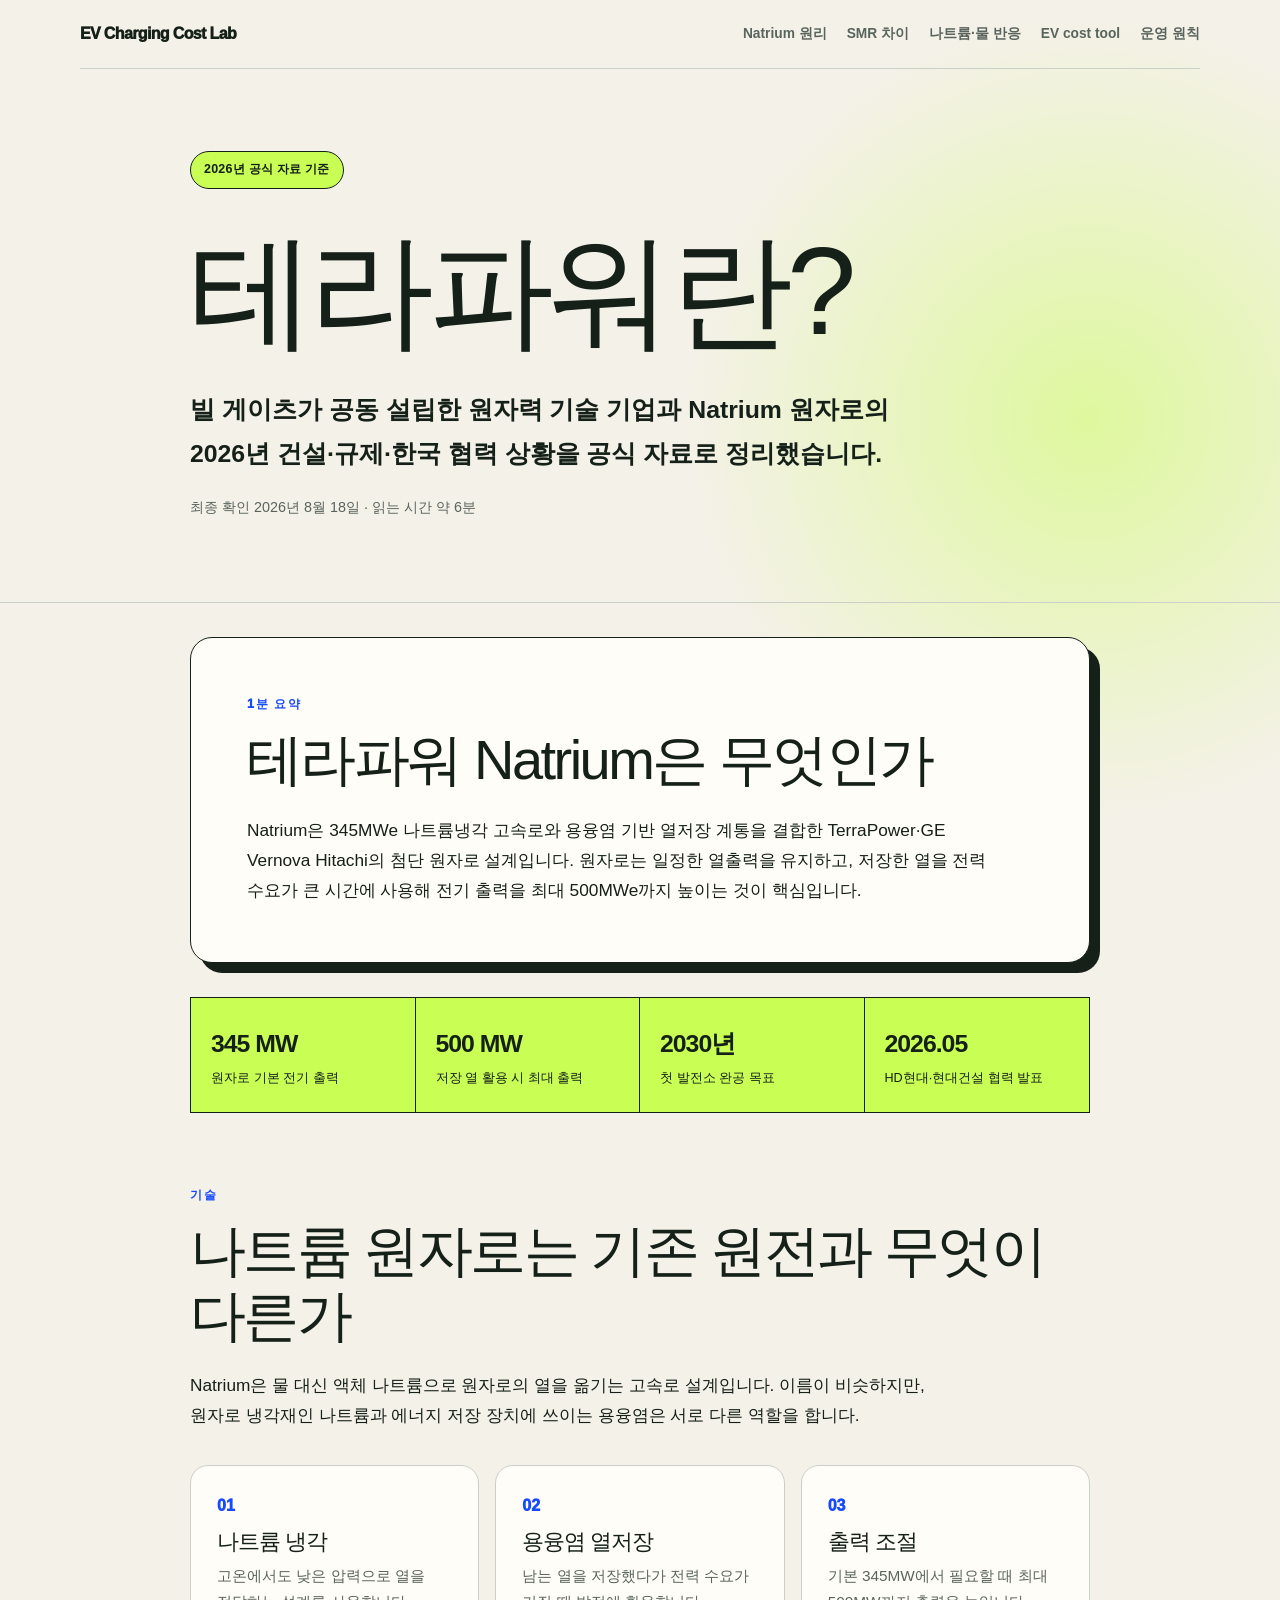
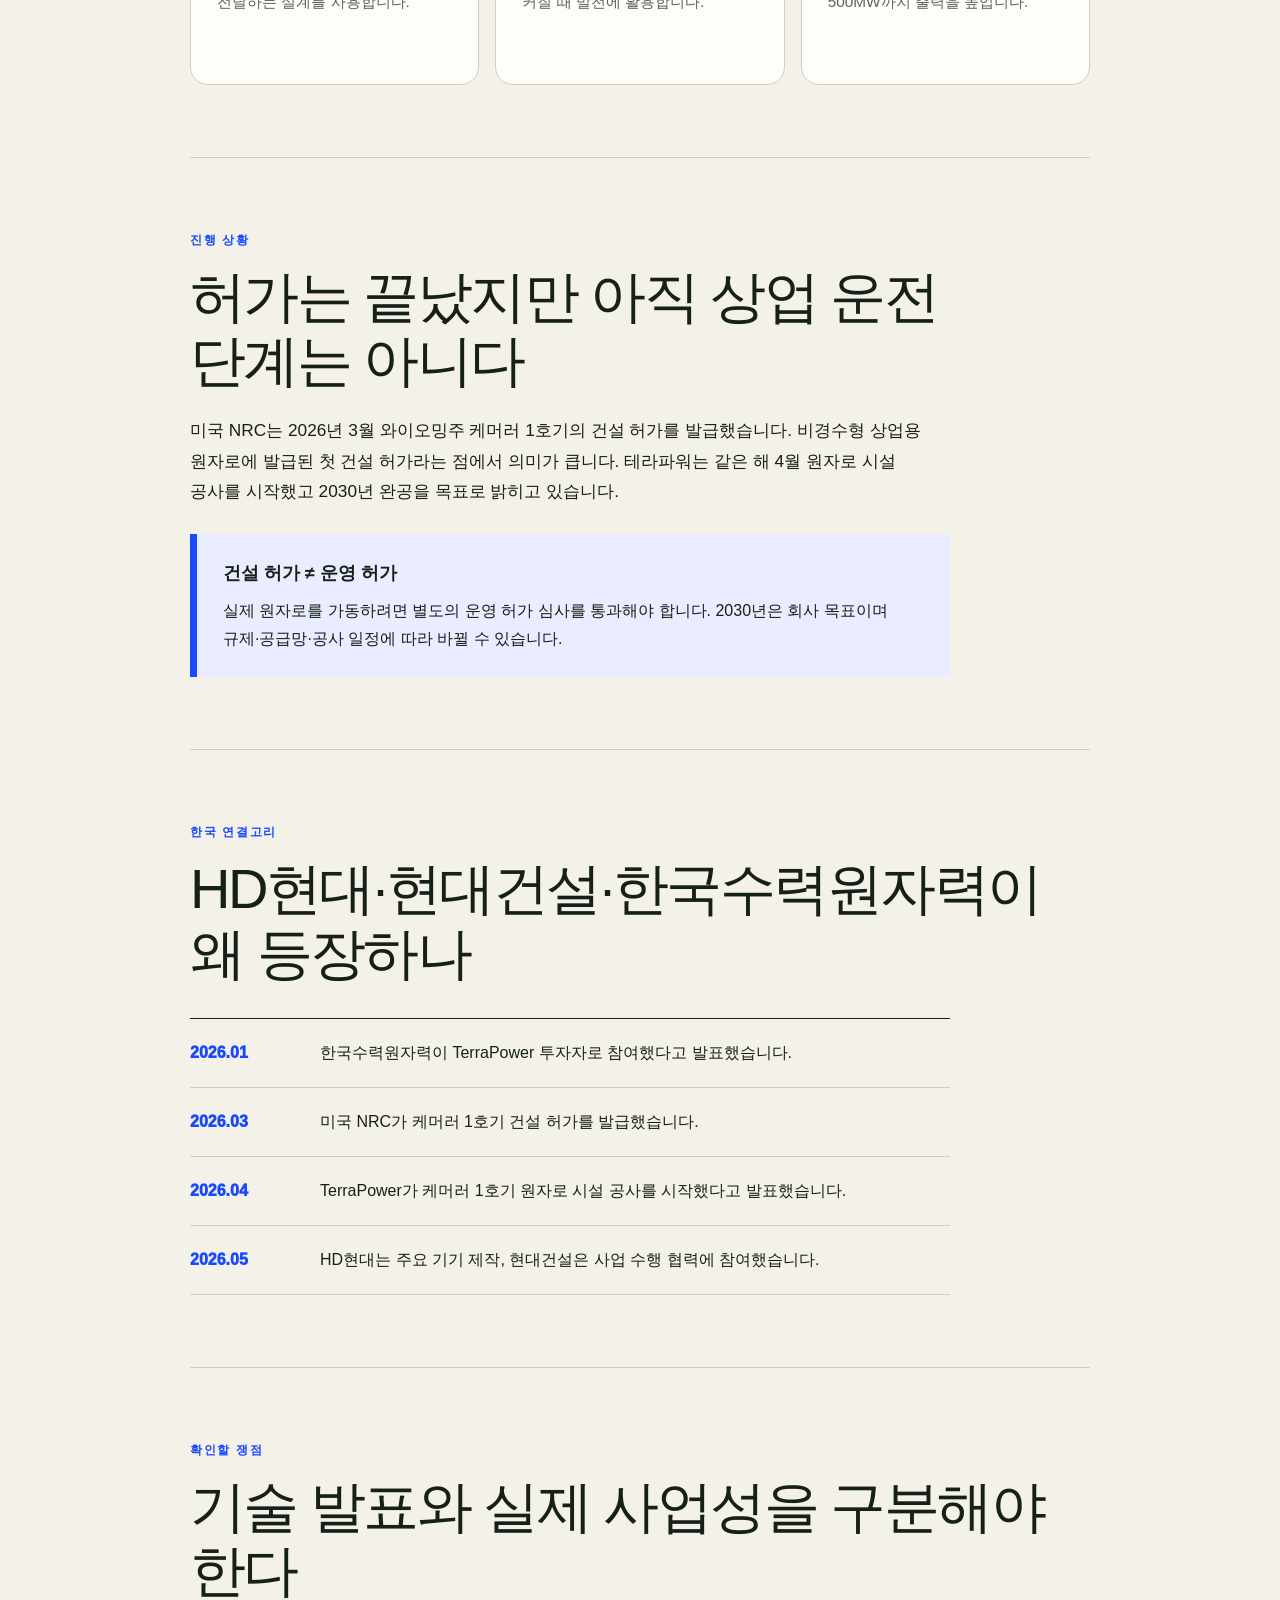
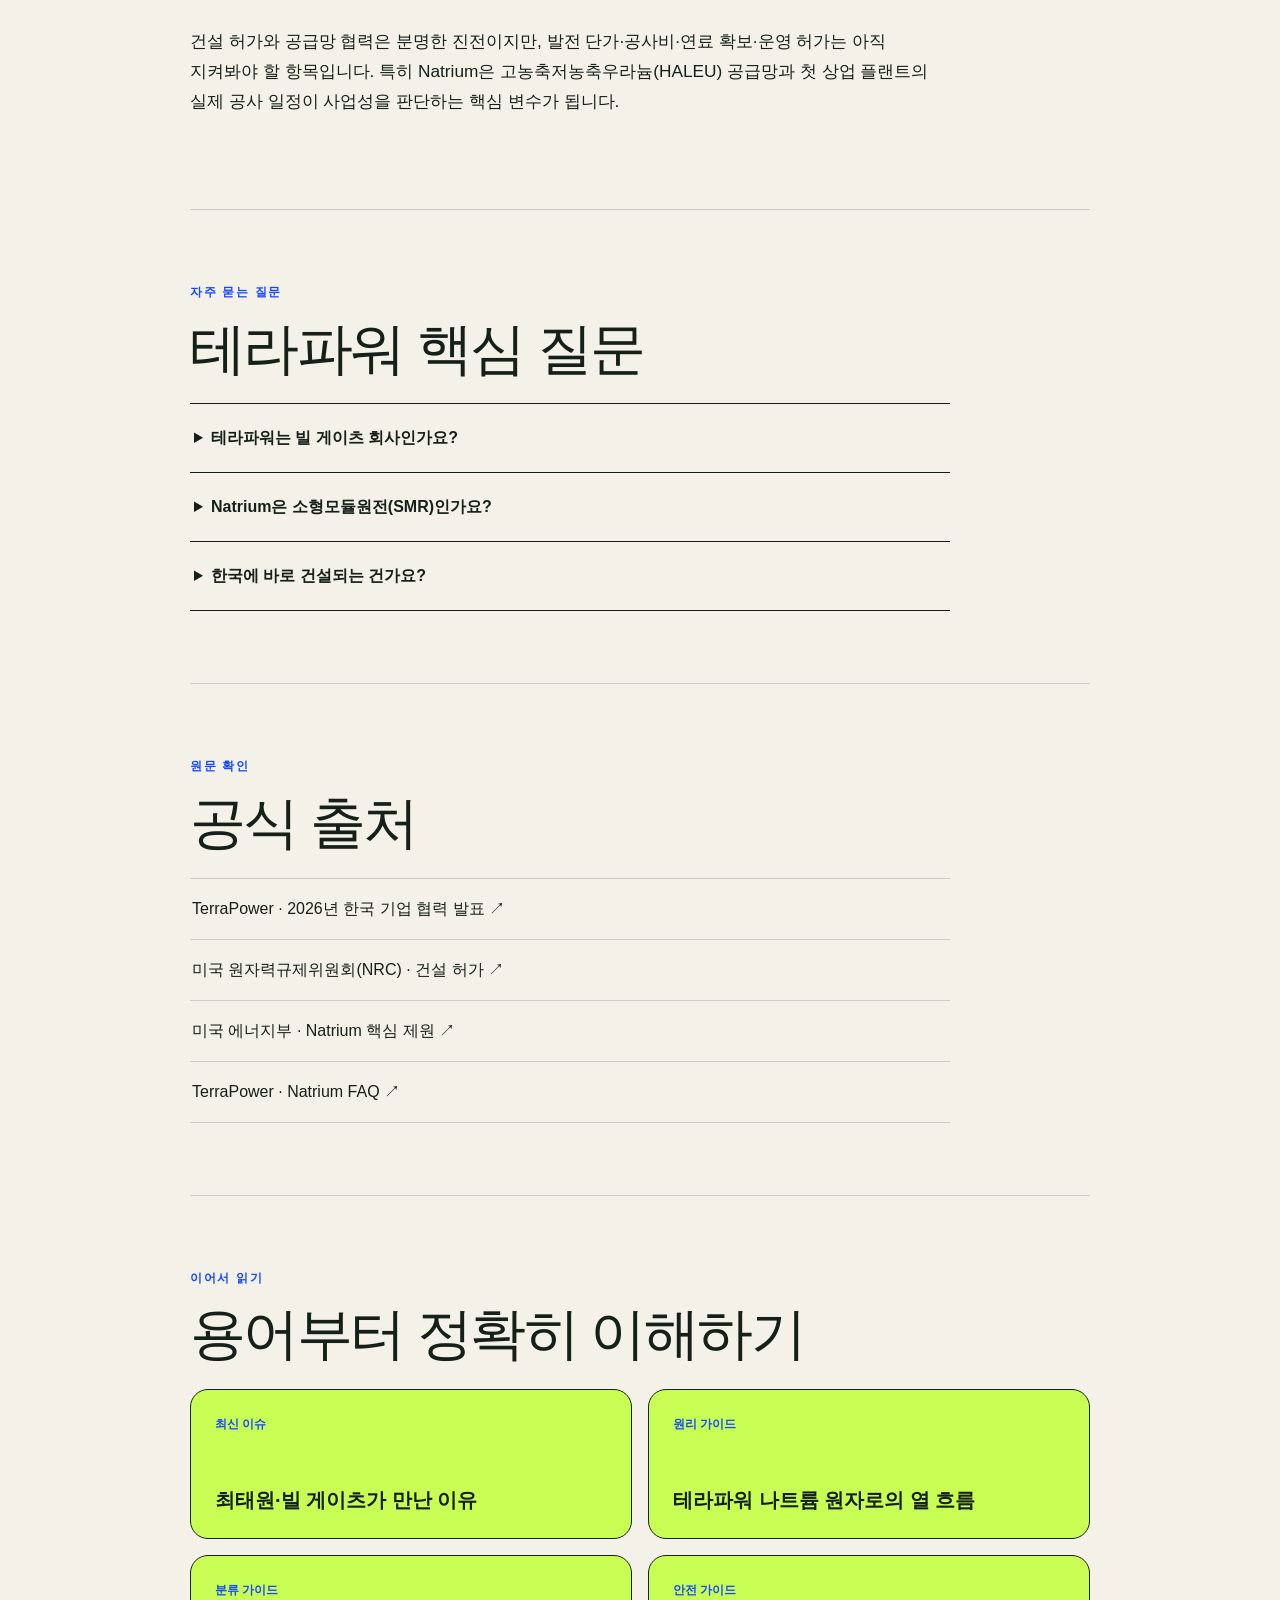
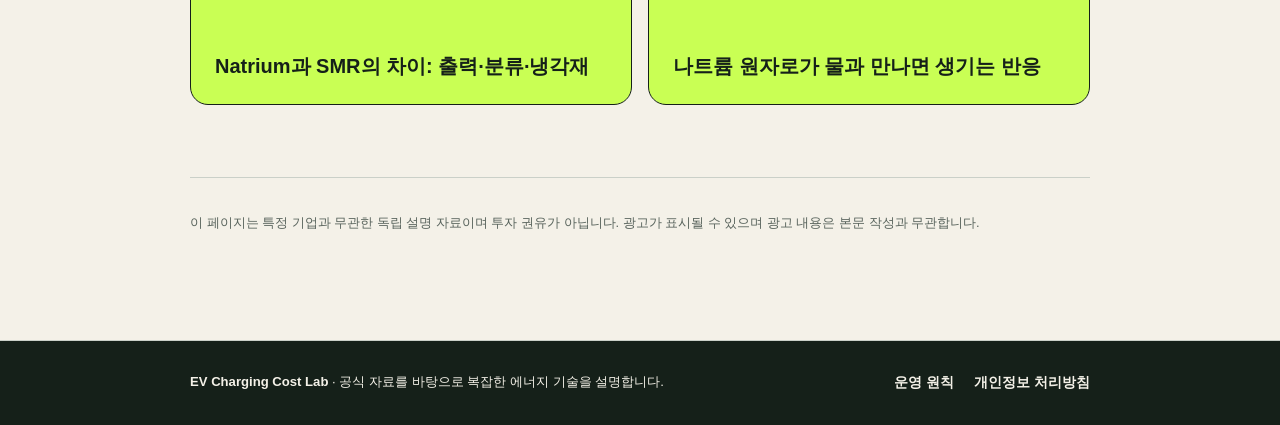
<file: index.html>
<!DOCTYPE html><html lang="ko"><head><meta charSet="utf-8"/><meta name="viewport" content="width=device-width, initial-scale=1"/><link rel="stylesheet" href="/_next/static/css/index.DDWJaBuq.css" data-rsc-css-href="/_next/static/css/index.DDWJaBuq.css" data-precedence="vite-rsc/importer-resources"/><script async="" src="https://www.googletagmanager.com/gtag/js?id=G-1XGH07T3HP"></script><script async="" src="https://pagead2.googlesyndication.com/pagead/js/adsbygoogle.js?client=ca-pub-3056165589405229" crossorigin="anonymous"></script>
<title>테라파워란? Natrium 원자로와 2026년 진행 상황</title><meta name="description" content="테라파워의 Natrium 원자로, 2026년 건설 허가와 공사, HD현대·현대건설·한국수력원자력 협력을 공식 자료로 정리합니다."><meta name="robots" content="index, follow"><meta property="og:title" content="테라파워란? Natrium 원자로와 2026년 진행 상황"><meta property="og:description" content="테라파워의 Natrium 원자로, 2026년 건설 허가와 공사, HD현대·현대건설·한국수력원자력 협력을 공식 자료로 정리합니다."><meta property="og:url" content="https://qordjr2037-ctrl.github.io/"><meta property="og:type" content="article"><meta property="og:locale" content="ko_KR"><meta property="og:image" content="https://qordjr2037-ctrl.github.io/og.png"><meta property="og:image:width" content="1536"><meta property="og:image:height" content="1024"><meta property="og:image:alt" content="테라파워와 Natrium 원자로 핵심 정리"><meta name="twitter:card" content="summary_large_image"><meta name="twitter:title" content="테라파워란? Natrium 원자로와 2026년 진행 상황"><meta name="twitter:description" content="테라파워의 Natrium 원자로, 2026년 건설 허가와 공사, HD현대·현대건설·한국수력원자력 협력을 공식 자료로 정리합니다."><meta name="twitter:image" content="https://qordjr2037-ctrl.github.io/og.png"><link rel="canonical" href="https://qordjr2037-ctrl.github.io/"><meta name="google-adsense-account" content="ca-pub-3056165589405229"></head><body><header class="site-header"><a href="/" class="site-name">EV Charging Cost Lab</a><nav aria-label="주요 메뉴"><a href="/terrapower-natrium-principle/">Natrium 원리</a><a href="/natrium-smr-difference/">SMR 차이</a><a href="/sodium-water-reaction/">나트륨·물 반응</a><a href="/ev-charging-cost-calculator/">EV cost tool</a><a href="/about/">운영 원칙</a></nav></header><main><header class="hero"><div class="wrap"><p class="trend">2026년 공식 자료 기준</p><h1>테라파워란?</h1><p class="dek">빌 게이츠가 공동 설립한 원자력 기술 기업과 Natrium 원자로의 2026년 건설·규제·한국 협력 상황을 공식 자료로 정리했습니다.</p><p class="updated">최종 확인 2026년 8월 18일 · 읽는 시간 약 6분</p></div></header><article class="wrap article"><section class="summary" aria-labelledby="one-minute"><p class="kicker">1분 요약</p><h2 id="one-minute">테라파워 Natrium은 무엇인가</h2><p>Natrium은 345MWe 나트륨냉각 고속로와 용융염 기반 열저장 계통을 결합한 TerraPower·GE Vernova Hitachi의 첨단 원자로 설계입니다. 원자로는 일정한 열출력을 유지하고, 저장한 열을 전력 수요가 큰 시간에 사용해 전기 출력을 최대 500MWe까지 높이는 것이 핵심입니다.</p></section><ul class="facts" aria-label="테라파워 핵심 숫자"><li><strong>345 MW</strong><span>원자로 기본 전기 출력</span></li><li><strong>500 MW</strong><span>저장 열 활용 시 최대 출력</span></li><li><strong>2030년</strong><span>첫 발전소 완공 목표</span></li><li><strong>2026.05</strong><span>HD현대·현대건설 협력 발표</span></li></ul><section><p class="kicker">기술</p><h2>나트륨 원자로는 기존 원전과 무엇이 다른가</h2><p>Natrium은 물 대신 액체 나트륨으로 원자로의 열을 옮기는 고속로 설계입니다. 이름이 비슷하지만, 원자로 냉각재인 나트륨과 에너지 저장 장치에 쓰이는 용융염은 서로 다른 역할을 합니다.</p><div class="compare"><div><span class="number">01</span><h3>나트륨 냉각</h3><p>고온에서도 낮은 압력으로 열을 전달하는 설계를 사용합니다.</p></div><div><span class="number">02</span><h3>용융염 열저장</h3><p>남는 열을 저장했다가 전력 수요가 커질 때 발전에 활용합니다.</p></div><div><span class="number">03</span><h3>출력 조절</h3><p>기본 345MW에서 필요할 때 최대 500MW까지 출력을 높입니다.</p></div></div></section><section><p class="kicker">진행 상황</p><h2>허가는 끝났지만 아직 상업 운전 단계는 아니다</h2><p>미국 NRC는 2026년 3월 와이오밍주 케머러 1호기의 건설 허가를 발급했습니다. 비경수형 상업용 원자로에 발급된 첫 건설 허가라는 점에서 의미가 큽니다. 테라파워는 같은 해 4월 원자로 시설 공사를 시작했고 2030년 완공을 목표로 밝히고 있습니다.</p><aside class="note"><strong>건설 허가 ≠ 운영 허가</strong><p>실제 원자로를 가동하려면 별도의 운영 허가 심사를 통과해야 합니다. 2030년은 회사 목표이며 규제·공급망·공사 일정에 따라 바뀔 수 있습니다.</p></aside></section><section><p class="kicker">한국 연결고리</p><h2>HD현대·현대건설·한국수력원자력이 왜 등장하나</h2><div class="timeline"><div><time>2026.01</time><p>한국수력원자력이 TerraPower 투자자로 참여했다고 발표했습니다.</p></div><div><time>2026.03</time><p>미국 NRC가 케머러 1호기 건설 허가를 발급했습니다.</p></div><div><time>2026.04</time><p>TerraPower가 케머러 1호기 원자로 시설 공사를 시작했다고 발표했습니다.</p></div><div><time>2026.05</time><p>HD현대는 주요 기기 제작, 현대건설은 사업 수행 협력에 참여했습니다.</p></div></div></section><section><p class="kicker">확인할 쟁점</p><h2>기술 발표와 실제 사업성을 구분해야 한다</h2><p>건설 허가와 공급망 협력은 분명한 진전이지만, 발전 단가·공사비·연료 확보·운영 허가는 아직 지켜봐야 할 항목입니다. 특히 Natrium은 고농축저농축우라늄(HALEU) 공급망과 첫 상업 플랜트의 실제 공사 일정이 사업성을 판단하는 핵심 변수가 됩니다.</p></section><section class="faq"><p class="kicker">자주 묻는 질문</p><h2>테라파워 핵심 질문</h2><details><summary>테라파워는 빌 게이츠 회사인가요?</summary><p>빌 게이츠와 공동 창립자들이 설립했으며, 게이츠가 창립자 겸 이사회 의장을 맡고 있습니다.</p></details><details><summary>Natrium은 소형모듈원전(SMR)인가요?</summary><p>국내 기사에서는 SMR로 함께 다뤄지지만, 공식적으로는 345MW급 나트륨냉각 고속로와 열저장 시스템을 결합한 첨단 원자로 설계입니다.</p></details><details><summary>한국에 바로 건설되는 건가요?</summary><p>아닙니다. 공개된 협력은 공급망과 해외 배치 협력에 관한 것이며, 한국 내 부지·사업자·착공 일정이 확정됐다는 발표는 없습니다.</p></details></section><section class="sources"><p class="kicker">원문 확인</p><h2>공식 출처</h2><ul><li><a href="https://www.terrapower.com/TerraPower-Announces-Key-Commercialization-Agreements-for-Natrium-Plants-with-Korean-Counterparts" target="_blank" rel="noreferrer">TerraPower · 2026년 한국 기업 협력 발표<span aria-hidden="true"> ↗</span></a></li><li><a href="https://www.nrc.gov/node/2156776" target="_blank" rel="noreferrer">미국 원자력규제위원회(NRC) · 건설 허가<span aria-hidden="true"> ↗</span></a></li><li><a href="https://www.energy.gov/ne/articles/nrc-issues-construction-permit-terrapowers-natrium-advanced-reactor" target="_blank" rel="noreferrer">미국 에너지부 · Natrium 핵심 제원<span aria-hidden="true"> ↗</span></a></li><li><a href="https://www.terrapower.com/faq/" target="_blank" rel="noreferrer">TerraPower · Natrium FAQ<span aria-hidden="true"> ↗</span></a></li></ul></section><section class="related" aria-labelledby="related-guides"><p class="kicker">이어서 읽기</p><h2 id="related-guides">용어부터 정확히 이해하기</h2><div class="related-grid"><a href="/choi-tae-won-bill-gates-smr/"><span>최신 이슈</span><strong>최태원·빌 게이츠가 만난 이유</strong></a><a href="/terrapower-natrium-principle/"><span>원리 가이드</span><strong>테라파워 나트륨 원자로의 열 흐름</strong></a><a href="/natrium-smr-difference/"><span>분류 가이드</span><strong>Natrium과 SMR의 차이: 출력·분류·냉각재</strong></a><a href="/sodium-water-reaction/"><span>안전 가이드</span><strong>나트륨 원자로가 물과 만나면 생기는 반응</strong></a></div></section><p class="disclosure">이 페이지는 특정 기업과 무관한 독립 설명 자료이며 투자 권유가 아닙니다. 광고가 표시될 수 있으며 광고 내용은 본문 작성과 무관합니다.</p></article></main><!--$--><!--/$--><footer class="site-footer"><div class="wrap footer-inner"><p><strong>EV Charging Cost Lab</strong> · 공식 자료를 바탕으로 복잡한 에너지 기술을 설명합니다.</p><nav aria-label="하단 메뉴"><a href="/about/">운영 원칙</a><a href="/privacy/">개인정보 처리방침</a></nav></div></footer><script>window.dataLayer=window.dataLayer||[];function gtag(){dataLayer.push(arguments)}gtag('js',new Date());gtag('config','G-1XGH07T3HP');</script></body></html>
</file>
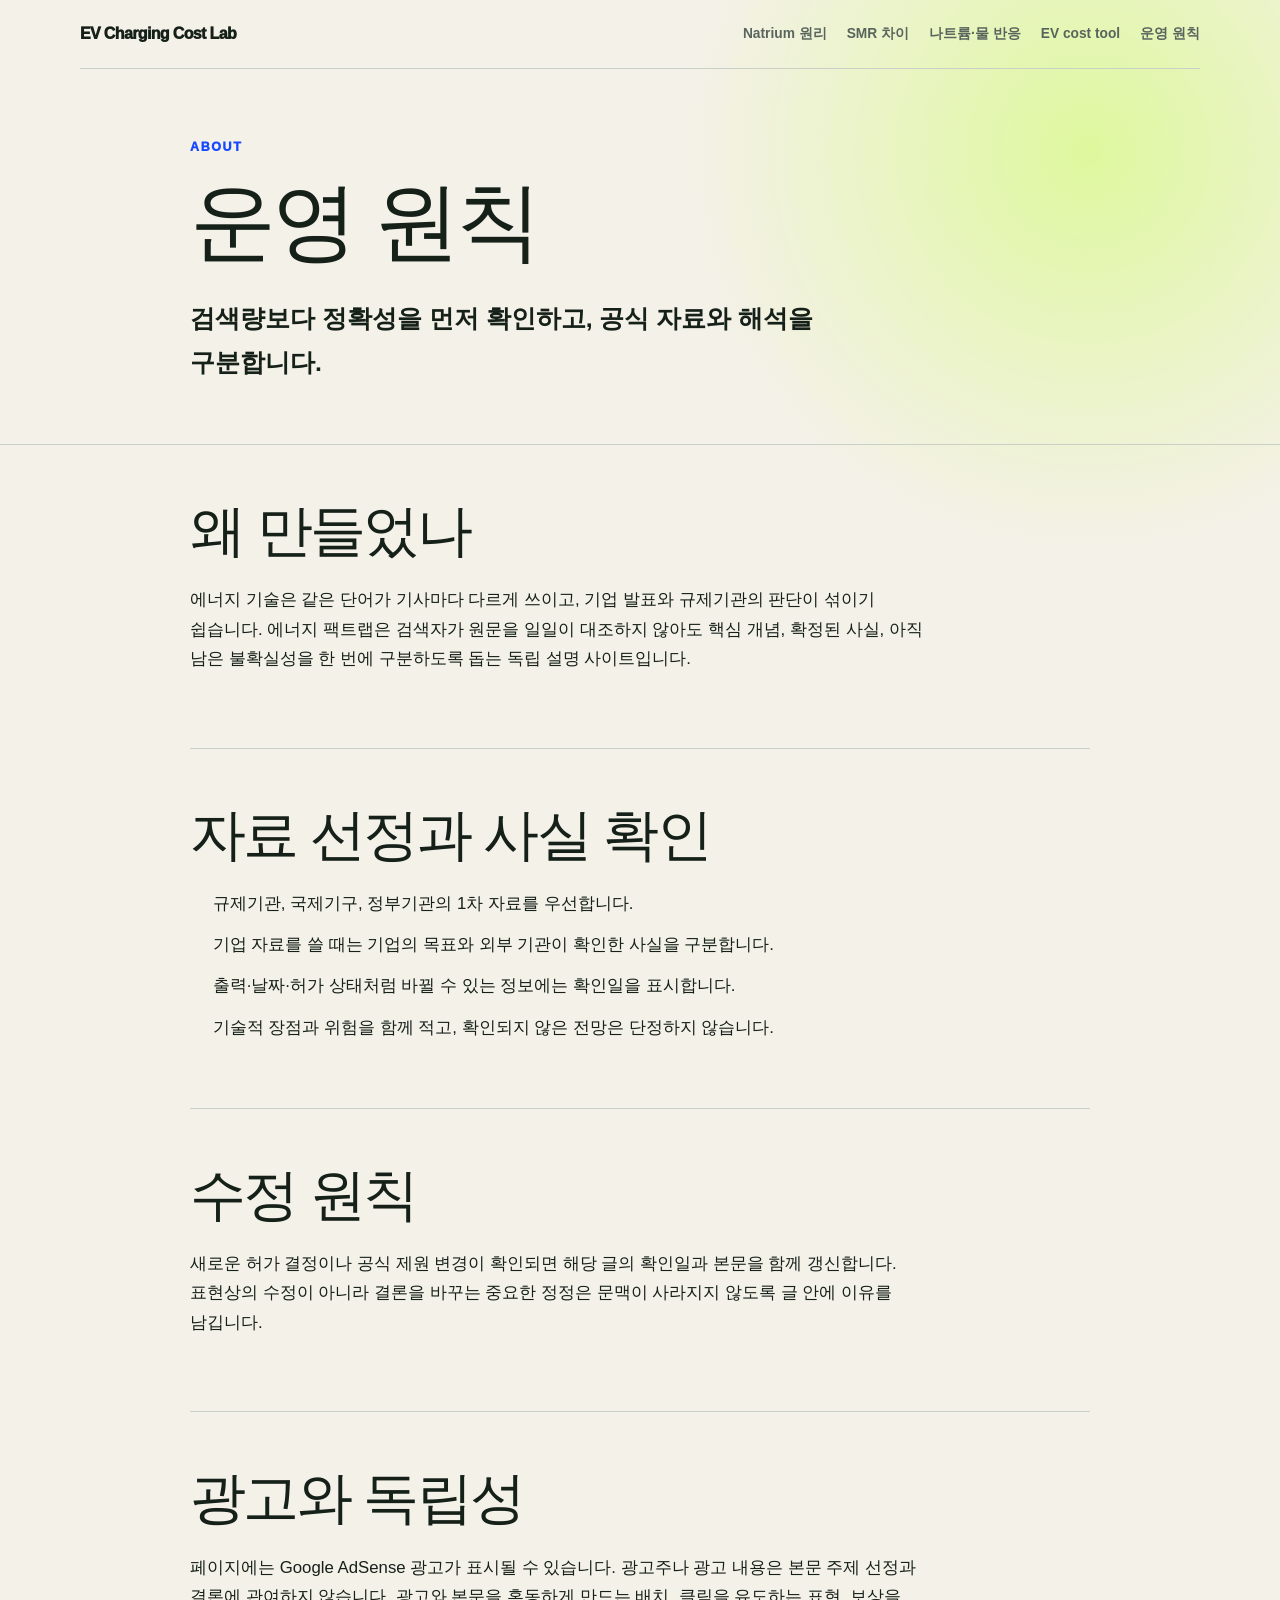
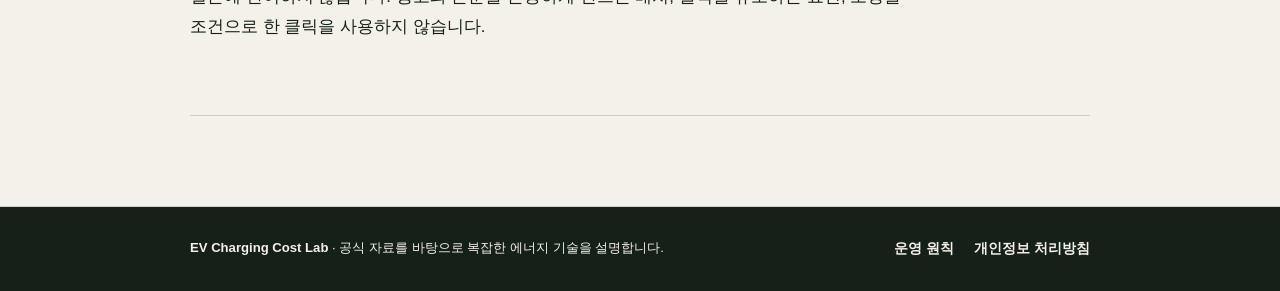
<file: about/index.html>
<!DOCTYPE html><html lang="ko"><head><meta charSet="utf-8"/><meta name="viewport" content="width=device-width, initial-scale=1"/><link rel="stylesheet" href="/_next/static/css/index.DDWJaBuq.css" data-rsc-css-href="/_next/static/css/index.DDWJaBuq.css" data-precedence="vite-rsc/importer-resources"/><script async="" src="https://www.googletagmanager.com/gtag/js?id=G-1XGH07T3HP"></script><script async="" src="https://pagead2.googlesyndication.com/pagead/js/adsbygoogle.js?client=ca-pub-3056165589405229" crossorigin="anonymous"></script>
<title>운영 원칙 | 에너지 팩트랩</title><meta name="description" content="에너지 팩트랩의 자료 선정, 사실 확인, 수정 및 광고 독립성 원칙입니다."><meta name="robots" content="index, follow"><meta property="og:title" content="운영 원칙 | 에너지 팩트랩"><meta property="og:description" content="에너지 팩트랩의 자료 선정, 사실 확인, 수정 및 광고 독립성 원칙입니다."><meta name="twitter:card" content="summary"><meta name="twitter:title" content="운영 원칙 | 에너지 팩트랩"><meta name="twitter:description" content="에너지 팩트랩의 자료 선정, 사실 확인, 수정 및 광고 독립성 원칙입니다."><link rel="canonical" href="https://qordjr2037-ctrl.github.io/about/"><meta name="google-adsense-account" content="ca-pub-3056165589405229"></head><body><header class="site-header"><a href="/" class="site-name">EV Charging Cost Lab</a><nav aria-label="주요 메뉴"><a href="/terrapower-natrium-principle/">Natrium 원리</a><a href="/natrium-smr-difference/">SMR 차이</a><a href="/sodium-water-reaction/">나트륨·물 반응</a><a href="/ev-charging-cost-calculator/">EV cost tool</a><a href="/about/">운영 원칙</a></nav></header><main><header class="guide-hero"><div class="wrap"><p class="kicker">About</p><h1>운영 원칙</h1><p class="dek">검색량보다 정확성을 먼저 확인하고, 공식 자료와 해석을 구분합니다.</p></div></header><article class="wrap guide"><section><h2>왜 만들었나</h2><p>에너지 기술은 같은 단어가 기사마다 다르게 쓰이고, 기업 발표와 규제기관의 판단이 섞이기 쉽습니다. 에너지 팩트랩은 검색자가 원문을 일일이 대조하지 않아도 핵심 개념, 확정된 사실, 아직 남은 불확실성을 한 번에 구분하도록 돕는 독립 설명 사이트입니다.</p></section><section><h2>자료 선정과 사실 확인</h2><ul><li>규제기관, 국제기구, 정부기관의 1차 자료를 우선합니다.</li><li>기업 자료를 쓸 때는 기업의 목표와 외부 기관이 확인한 사실을 구분합니다.</li><li>출력·날짜·허가 상태처럼 바뀔 수 있는 정보에는 확인일을 표시합니다.</li><li>기술적 장점과 위험을 함께 적고, 확인되지 않은 전망은 단정하지 않습니다.</li></ul></section><section><h2>수정 원칙</h2><p>새로운 허가 결정이나 공식 제원 변경이 확인되면 해당 글의 확인일과 본문을 함께 갱신합니다. 표현상의 수정이 아니라 결론을 바꾸는 중요한 정정은 문맥이 사라지지 않도록 글 안에 이유를 남깁니다.</p></section><section><h2>광고와 독립성</h2><p>페이지에는 Google AdSense 광고가 표시될 수 있습니다. 광고주나 광고 내용은 본문 주제 선정과 결론에 관여하지 않습니다. 광고와 본문을 혼동하게 만드는 배치, 클릭을 유도하는 표현, 보상을 조건으로 한 클릭을 사용하지 않습니다.</p></section></article></main><!--$--><!--/$--><footer class="site-footer"><div class="wrap footer-inner"><p><strong>EV Charging Cost Lab</strong> · 공식 자료를 바탕으로 복잡한 에너지 기술을 설명합니다.</p><nav aria-label="하단 메뉴"><a href="/about/">운영 원칙</a><a href="/privacy/">개인정보 처리방침</a></nav></div></footer><script>window.dataLayer=window.dataLayer||[];function gtag(){dataLayer.push(arguments)}gtag('js',new Date());gtag('config','G-1XGH07T3HP');</script></body></html>
</file>
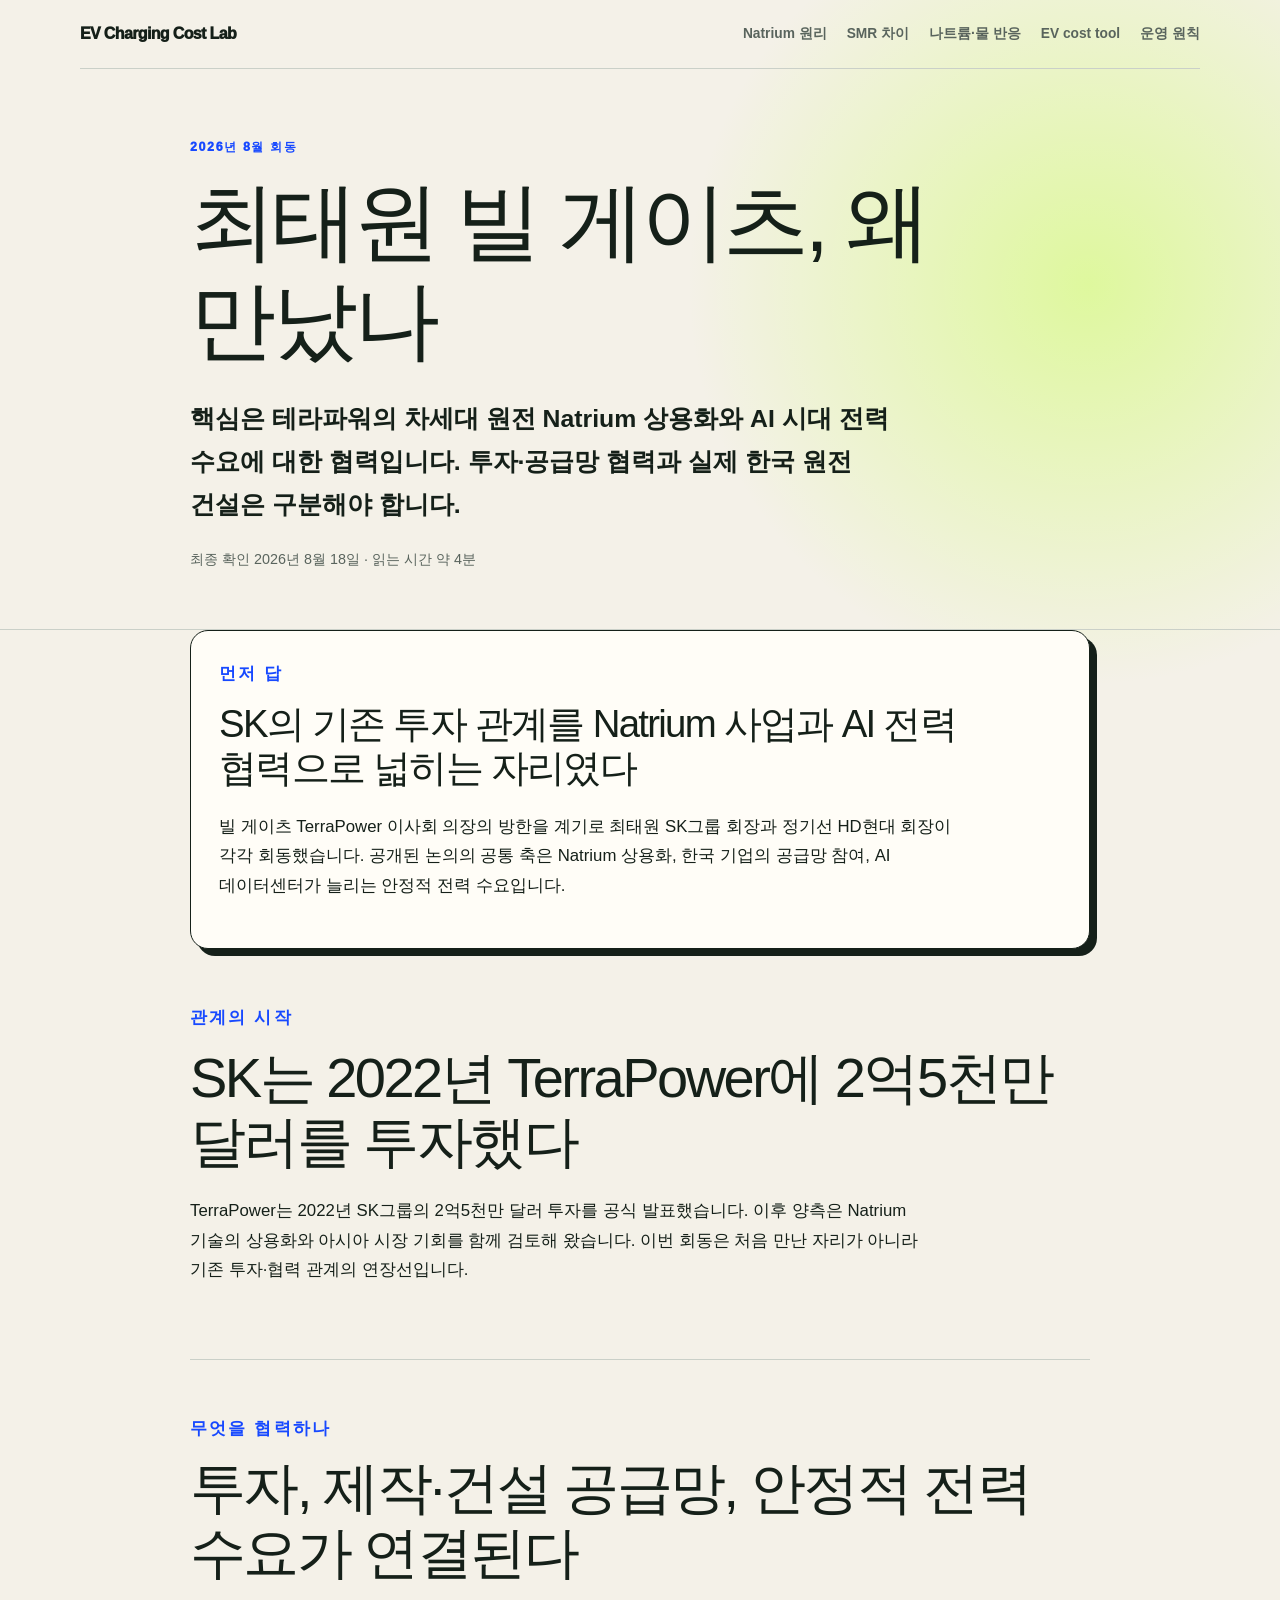
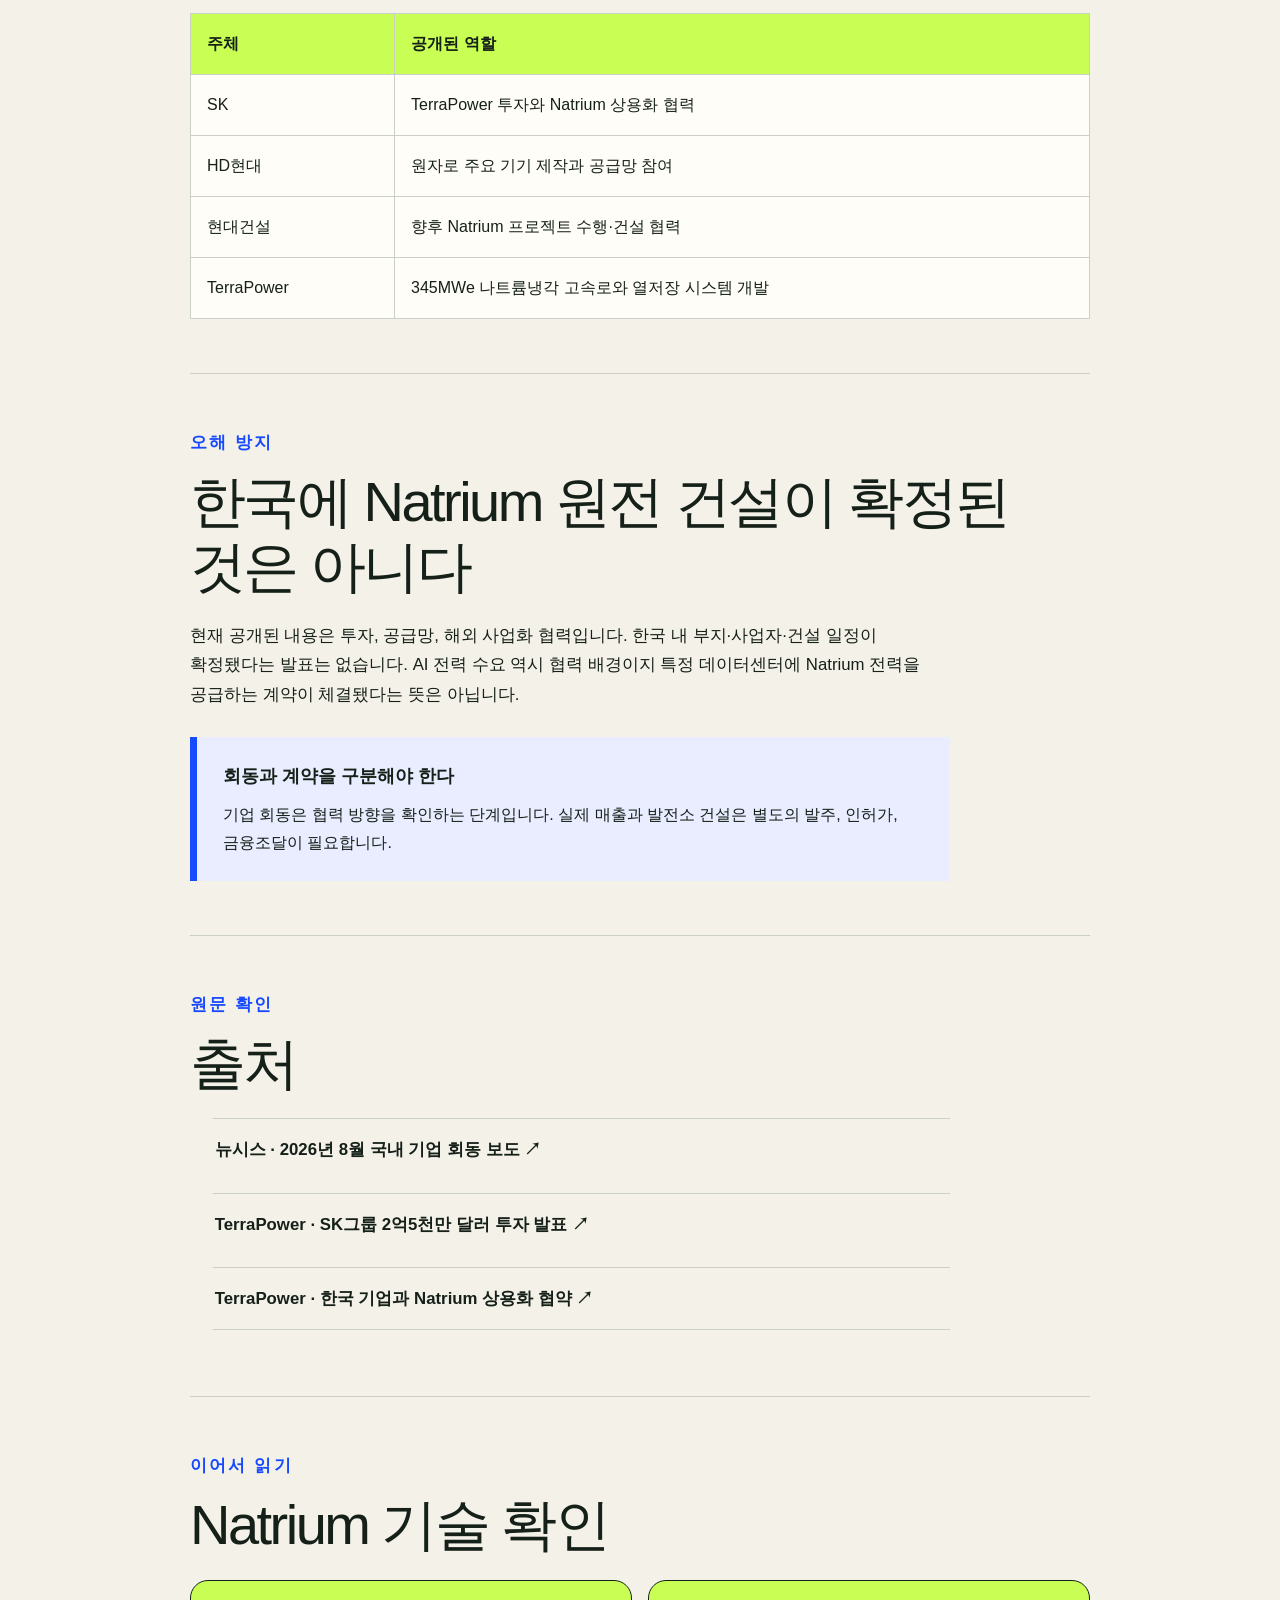
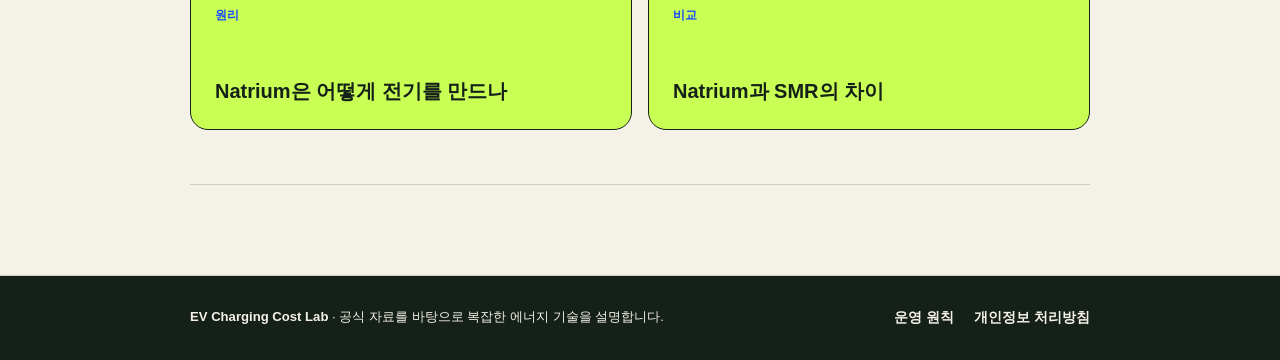
<file: choi-tae-won-bill-gates-smr/index.html>
<!DOCTYPE html><html lang="ko"><head><meta charSet="utf-8"/><meta name="viewport" content="width=device-width, initial-scale=1"/><link rel="stylesheet" href="/_next/static/css/index.DDWJaBuq.css" data-rsc-css-href="/_next/static/css/index.DDWJaBuq.css" data-precedence="vite-rsc/importer-resources"/><script async="" src="https://www.googletagmanager.com/gtag/js?id=G-1XGH07T3HP"></script><script async="" src="https://pagead2.googlesyndication.com/pagead/js/adsbygoogle.js?client=ca-pub-3056165589405229" crossorigin="anonymous"></script>
<title>최태원 빌 게이츠 회동: SMR·AI 전력 협력 핵심</title><meta name="description" content="최태원 SK 회장과 빌 게이츠가 왜 만났는지, 테라파워 Natrium 투자와 AI 전력 협력에서 확인된 사실을 정리합니다."><meta name="robots" content="index, follow"><meta property="og:title" content="최태원 빌 게이츠 회동: SMR·AI 전력 협력 핵심"><meta property="og:description" content="최태원 SK 회장과 빌 게이츠가 왜 만났는지, 테라파워 Natrium 투자와 AI 전력 협력에서 확인된 사실을 정리합니다."><meta property="og:url" content="https://qordjr2037-ctrl.github.io/choi-tae-won-bill-gates-smr/"><meta property="og:type" content="article"><meta name="twitter:card" content="summary"><meta name="twitter:title" content="최태원 빌 게이츠 회동: SMR·AI 전력 협력 핵심"><meta name="twitter:description" content="최태원 SK 회장과 빌 게이츠가 왜 만났는지, 테라파워 Natrium 투자와 AI 전력 협력에서 확인된 사실을 정리합니다."><link rel="canonical" href="https://qordjr2037-ctrl.github.io/choi-tae-won-bill-gates-smr/"><meta name="google-adsense-account" content="ca-pub-3056165589405229"></head><body><header class="site-header"><a href="/" class="site-name">EV Charging Cost Lab</a><nav aria-label="주요 메뉴"><a href="/terrapower-natrium-principle/">Natrium 원리</a><a href="/natrium-smr-difference/">SMR 차이</a><a href="/sodium-water-reaction/">나트륨·물 반응</a><a href="/ev-charging-cost-calculator/">EV cost tool</a><a href="/about/">운영 원칙</a></nav></header><main><header class="guide-hero"><div class="wrap"><p class="kicker">2026년 8월 회동</p><h1>최태원 빌 게이츠, 왜 만났나</h1><p class="dek">핵심은 테라파워의 차세대 원전 Natrium 상용화와 AI 시대 전력 수요에 대한 협력입니다. 투자·공급망 협력과 실제 한국 원전 건설은 구분해야 합니다.</p><p class="updated">최종 확인 2026년 8월 18일 · 읽는 시간 약 4분</p></div></header><article class="wrap guide"><section class="answer-box"><p class="kicker">먼저 답</p><h2>SK의 기존 투자 관계를 Natrium 사업과 AI 전력 협력으로 넓히는 자리였다</h2><p>빌 게이츠 TerraPower 이사회 의장의 방한을 계기로 최태원 SK그룹 회장과 정기선 HD현대 회장이 각각 회동했습니다. 공개된 논의의 공통 축은 Natrium 상용화, 한국 기업의 공급망 참여, AI 데이터센터가 늘리는 안정적 전력 수요입니다.</p></section><section><p class="kicker">관계의 시작</p><h2>SK는 2022년 TerraPower에 2억5천만 달러를 투자했다</h2><p>TerraPower는 2022년 SK그룹의 2억5천만 달러 투자를 공식 발표했습니다. 이후 양측은 Natrium 기술의 상용화와 아시아 시장 기회를 함께 검토해 왔습니다. 이번 회동은 처음 만난 자리가 아니라 기존 투자·협력 관계의 연장선입니다.</p></section><section><p class="kicker">무엇을 협력하나</p><h2>투자, 제작·건설 공급망, 안정적 전력 수요가 연결된다</h2><table><thead><tr><th>주체</th><th>공개된 역할</th></tr></thead><tbody><tr><td>SK</td><td>TerraPower 투자와 Natrium 상용화 협력</td></tr><tr><td>HD현대</td><td>원자로 주요 기기 제작과 공급망 참여</td></tr><tr><td>현대건설</td><td>향후 Natrium 프로젝트 수행·건설 협력</td></tr><tr><td>TerraPower</td><td>345MWe 나트륨냉각 고속로와 열저장 시스템 개발</td></tr></tbody></table></section><section><p class="kicker">오해 방지</p><h2>한국에 Natrium 원전 건설이 확정된 것은 아니다</h2><p>현재 공개된 내용은 투자, 공급망, 해외 사업화 협력입니다. 한국 내 부지·사업자·건설 일정이 확정됐다는 발표는 없습니다. AI 전력 수요 역시 협력 배경이지 특정 데이터센터에 Natrium 전력을 공급하는 계약이 체결됐다는 뜻은 아닙니다.</p><aside class="note"><strong>회동과 계약을 구분해야 한다</strong><p>기업 회동은 협력 방향을 확인하는 단계입니다. 실제 매출과 발전소 건설은 별도의 발주, 인허가, 금융조달이 필요합니다.</p></aside></section><section class="sources"><p class="kicker">원문 확인</p><h2>출처</h2><ul><li><a class="source-link" href="https://www.newsis.com/view/NISX20260817_0003751583" target="_blank" rel="noreferrer">뉴시스 · 2026년 8월 국내 기업 회동 보도 ↗</a></li><li><a class="source-link" href="https://www.terrapower.com/sk-group-announces-250-million-investment-in-terrapower" target="_blank" rel="noreferrer">TerraPower · SK그룹 2억5천만 달러 투자 발표 ↗</a></li><li><a class="source-link" href="https://www.terrapower.com/TerraPower-Announces-Key-Commercialization-Agreements-for-Natrium-Plants-with-Korean-Counterparts" target="_blank" rel="noreferrer">TerraPower · 한국 기업과 Natrium 상용화 협약 ↗</a></li></ul></section><section class="related"><p class="kicker">이어서 읽기</p><h2>Natrium 기술 확인</h2><div class="related-grid"><a href="/terrapower-natrium-principle/"><span>원리</span><strong>Natrium은 어떻게 전기를 만드나</strong></a><a href="/natrium-smr-difference/"><span>비교</span><strong>Natrium과 SMR의 차이</strong></a></div></section></article></main><!--$--><!--/$--><footer class="site-footer"><div class="wrap footer-inner"><p><strong>EV Charging Cost Lab</strong> · 공식 자료를 바탕으로 복잡한 에너지 기술을 설명합니다.</p><nav aria-label="하단 메뉴"><a href="/about/">운영 원칙</a><a href="/privacy/">개인정보 처리방침</a></nav></div></footer><script>window.dataLayer=window.dataLayer||[];function gtag(){dataLayer.push(arguments)}gtag('js',new Date());gtag('config','G-1XGH07T3HP');</script></body></html>
</file>
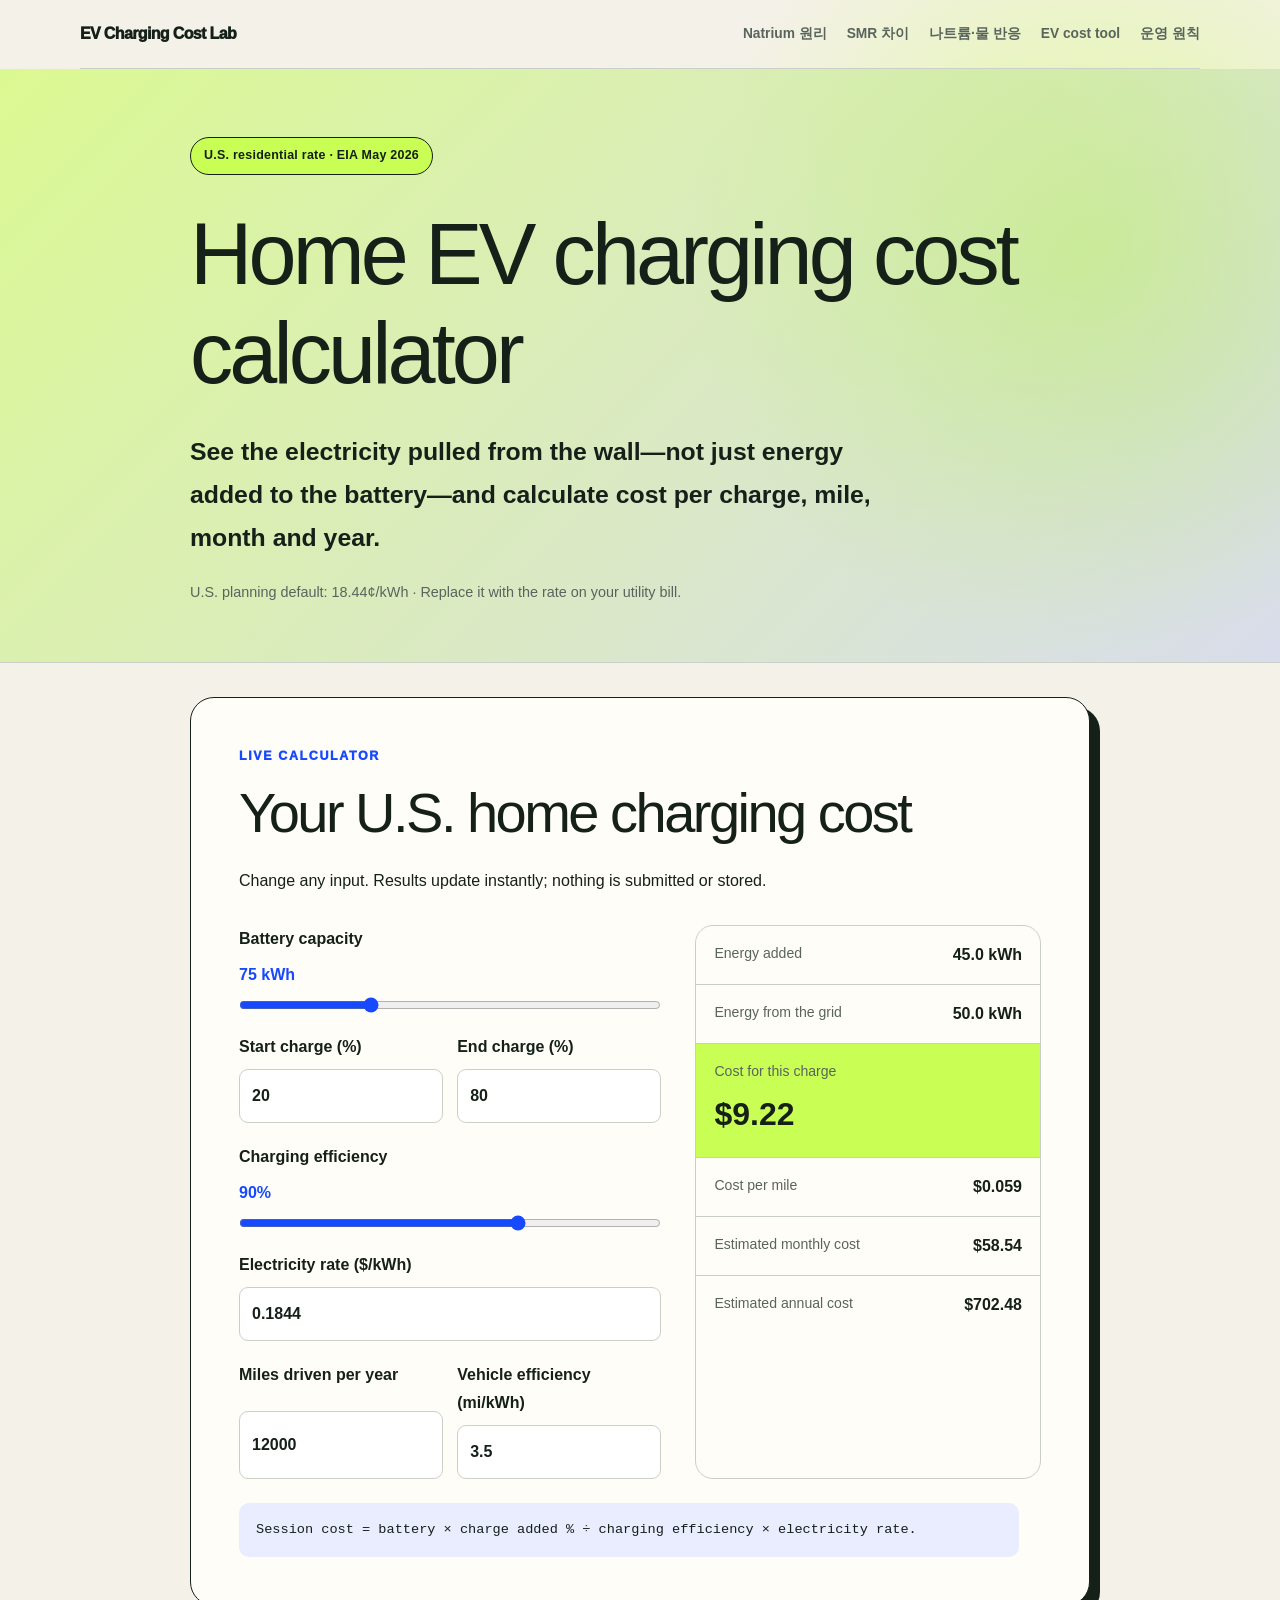
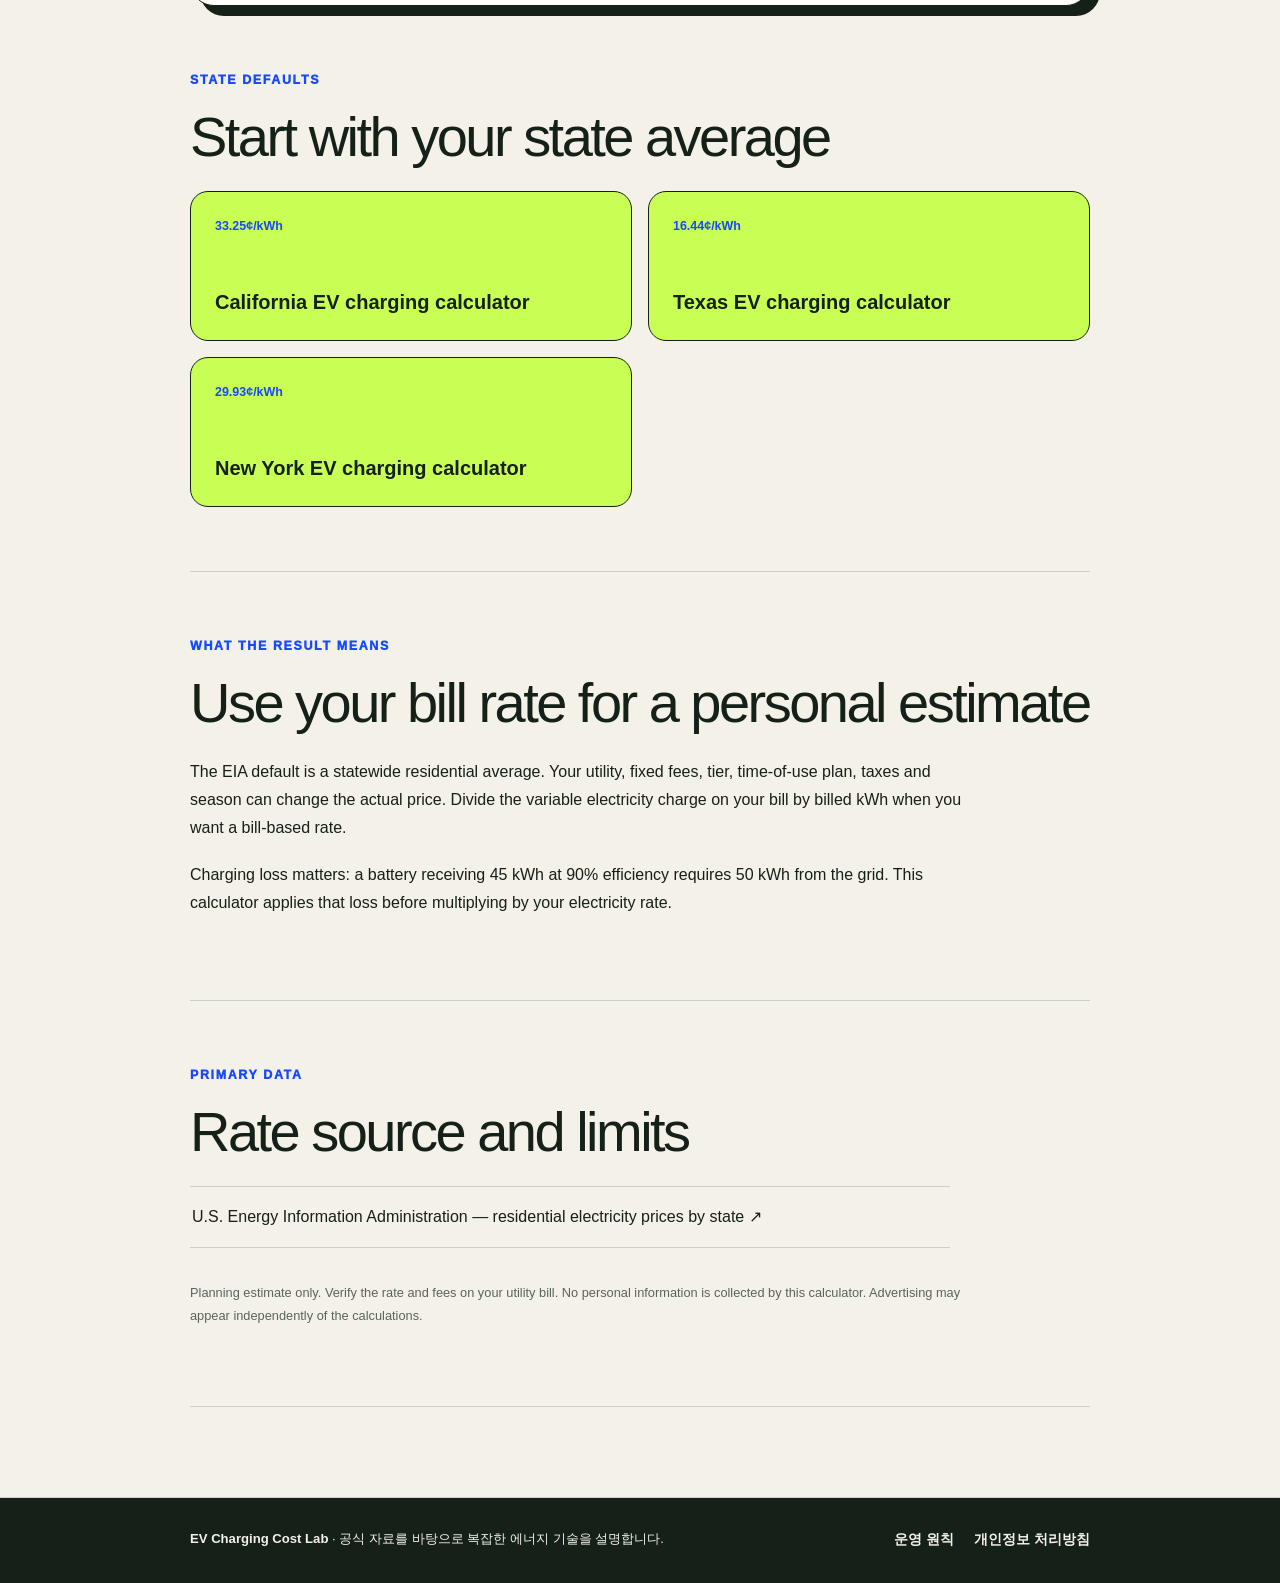
<file: ev-charging-cost-calculator/index.html>
<!DOCTYPE html><html lang="ko"><head><meta charSet="utf-8"/><meta name="viewport" content="width=device-width, initial-scale=1"/><link rel="stylesheet" href="/_next/static/css/index.DDWJaBuq.css" data-rsc-css-href="/_next/static/css/index.DDWJaBuq.css" data-precedence="vite-rsc/importer-resources"/><script async="" src="https://www.googletagmanager.com/gtag/js?id=G-1XGH07T3HP"></script><script async="" src="https://pagead2.googlesyndication.com/pagead/js/adsbygoogle.js?client=ca-pub-3056165589405229" crossorigin="anonymous"></script>
<title>Home EV Charging Cost Calculator — U.S. 2026</title><meta name="description" content="Calculate home EV charging cost per session, mile, month and year using your battery, electricity rate and charging losses."><meta name="robots" content="index, follow"><meta property="og:title" content="Home EV Charging Cost Calculator — U.S. 2026"><meta property="og:description" content="Calculate home EV charging cost per session, mile, month and year using your battery, electricity rate and charging losses."><meta property="og:url" content="https://qordjr2037-ctrl.github.io/ev-charging-cost-calculator/"><meta property="og:type" content="website"><meta property="og:locale" content="en_US"><meta name="twitter:card" content="summary"><meta name="twitter:title" content="Home EV Charging Cost Calculator — U.S. 2026"><meta name="twitter:description" content="Calculate home EV charging cost per session, mile, month and year using your battery, electricity rate and charging losses."><link rel="canonical" href="https://qordjr2037-ctrl.github.io/ev-charging-cost-calculator/"><meta name="google-adsense-account" content="ca-pub-3056165589405229"></head><body><header class="site-header"><a href="/" class="site-name">EV Charging Cost Lab</a><nav aria-label="주요 메뉴"><a href="/terrapower-natrium-principle/">Natrium 원리</a><a href="/natrium-smr-difference/">SMR 차이</a><a href="/sodium-water-reaction/">나트륨·물 반응</a><a href="/ev-charging-cost-calculator/">EV cost tool</a><a href="/about/">운영 원칙</a></nav></header><main lang="en"><header class="guide-hero ev-hero"><div class="wrap"><p class="trend">U.S. residential rate · EIA May 2026</p><h1>Home EV charging cost calculator</h1><p class="dek">See the electricity pulled from the wall—not just energy added to the battery—and calculate cost per charge, mile, month and year.</p><p class="updated">U.S. planning default: 18.44¢/kWh · Replace it with the rate on your utility bill.</p></div></header><div class="wrap ev-page"><section class="ev-calculator" aria-labelledby="calculator-title"><div class="ev-calculator-head"><p class="kicker">Live calculator</p><h2 id="calculator-title">Your <!-- -->U.S.<!-- --> home charging cost</h2><p>Change any input. Results update instantly; nothing is submitted or stored.</p></div><div class="ev-grid"><div class="ev-inputs"><label>Battery capacity <span>75<!-- --> kWh</span><input type="range" min="20" max="200" step="1" value="75"/></label><div class="ev-pair"><label>Start charge (%)<input type="number" min="0" max="100" value="20"/></label><label>End charge (%)<input type="number" min="0" max="100" value="80"/></label></div><label>Charging efficiency <span>90<!-- -->%</span><input type="range" min="70" max="100" step="1" value="90"/></label><label>Electricity rate ($/kWh)<input type="number" min="0" max="2" step="0.0001" value="0.1844"/></label><div class="ev-pair"><label>Miles driven per year<input type="number" min="0" max="100000" step="100" value="12000"/></label><label>Vehicle efficiency (mi/kWh)<input type="number" min="0.1" max="10" step="0.1" value="3.5"/></label></div></div><div class="ev-results" aria-live="polite"><div><span>Energy added</span><strong>45.0<!-- --> kWh</strong></div><div><span>Energy from the grid</span><strong>50.0<!-- --> kWh</strong></div><div class="ev-primary"><span>Cost for this charge</span><strong>$<!-- -->9.22</strong></div><div><span>Cost per mile</span><strong>$<!-- -->0.059</strong></div><div><span>Estimated monthly cost</span><strong>$<!-- -->58.54</strong></div><div><span>Estimated annual cost</span><strong>$<!-- -->702.48</strong></div></div></div><p class="ev-formula">Session cost = battery × charge added % ÷ charging efficiency × electricity rate.</p></section><section><p class="kicker">State defaults</p><h2>Start with your state average</h2><div class="related-grid"><a href="/ev-charging-cost-calculator/california/"><span>33.25<!-- -->¢/kWh</span><strong>California<!-- --> EV charging calculator</strong></a><a href="/ev-charging-cost-calculator/texas/"><span>16.44<!-- -->¢/kWh</span><strong>Texas<!-- --> EV charging calculator</strong></a><a href="/ev-charging-cost-calculator/new-york/"><span>29.93<!-- -->¢/kWh</span><strong>New York<!-- --> EV charging calculator</strong></a></div></section><section><p class="kicker">What the result means</p><h2>Use your bill rate for a personal estimate</h2><p>The EIA default is a statewide residential average. Your utility, fixed fees, tier, time-of-use plan, taxes and season can change the actual price. Divide the variable electricity charge on your bill by billed kWh when you want a bill-based rate.</p><p>Charging loss matters: a battery receiving 45 kWh at 90% efficiency requires 50 kWh from the grid. This calculator applies that loss before multiplying by your electricity rate.</p></section><section class="sources"><p class="kicker">Primary data</p><h2>Rate source and limits</h2><ul><li><a href="https://www.eia.gov/electricity/monthly/epm_table_grapher.php?t=epmt_5_6_a" target="_blank" rel="noreferrer">U.S. Energy Information Administration — residential electricity prices by state ↗</a></li></ul><p class="disclosure">Planning estimate only. Verify the rate and fees on your utility bill. No personal information is collected by this calculator. Advertising may appear independently of the calculations.</p></section></div></main><!--$--><!--/$--><footer class="site-footer"><div class="wrap footer-inner"><p><strong>EV Charging Cost Lab</strong> · 공식 자료를 바탕으로 복잡한 에너지 기술을 설명합니다.</p><nav aria-label="하단 메뉴"><a href="/about/">운영 원칙</a><a href="/privacy/">개인정보 처리방침</a></nav></div></footer><script>window.dataLayer=window.dataLayer||[];function gtag(){dataLayer.push(arguments)}gtag('js',new Date());gtag('config','G-1XGH07T3HP');</script><script src="/ev-calculator.js" defer></script></body></html>
</file>
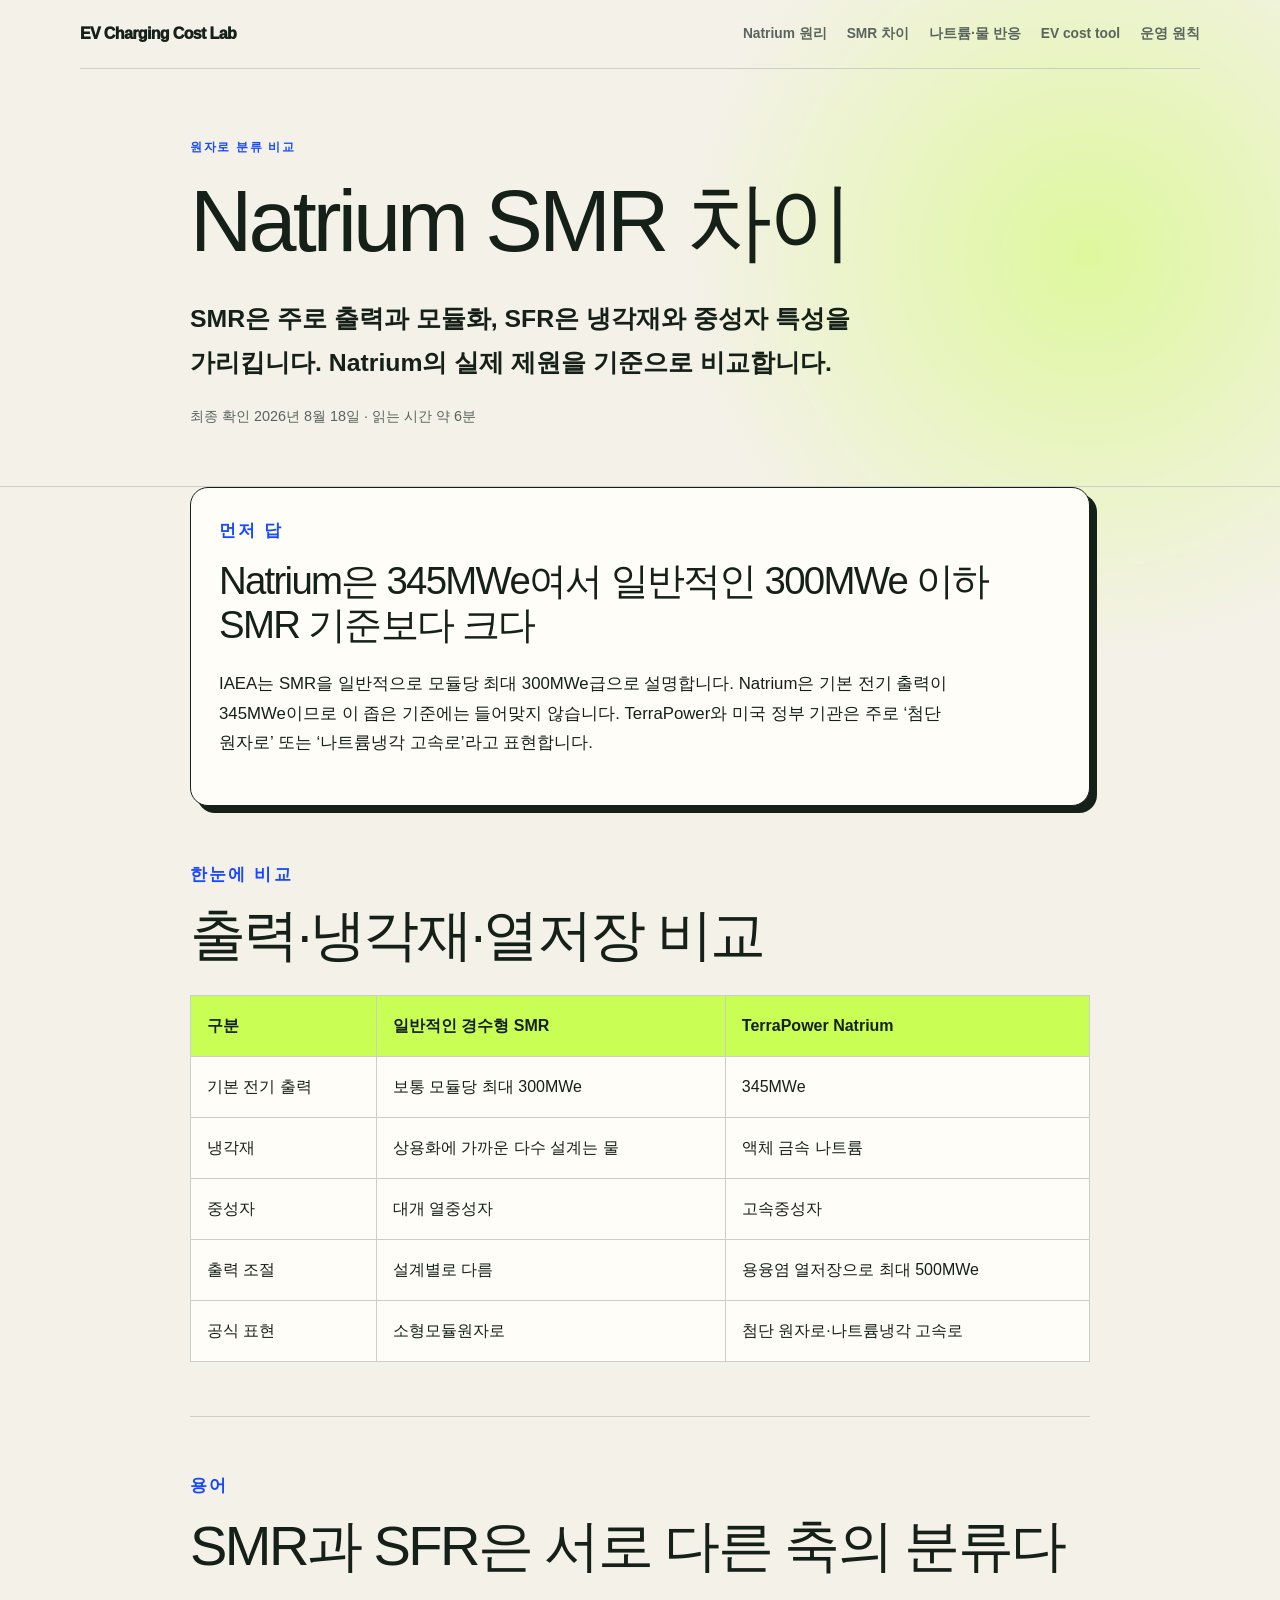
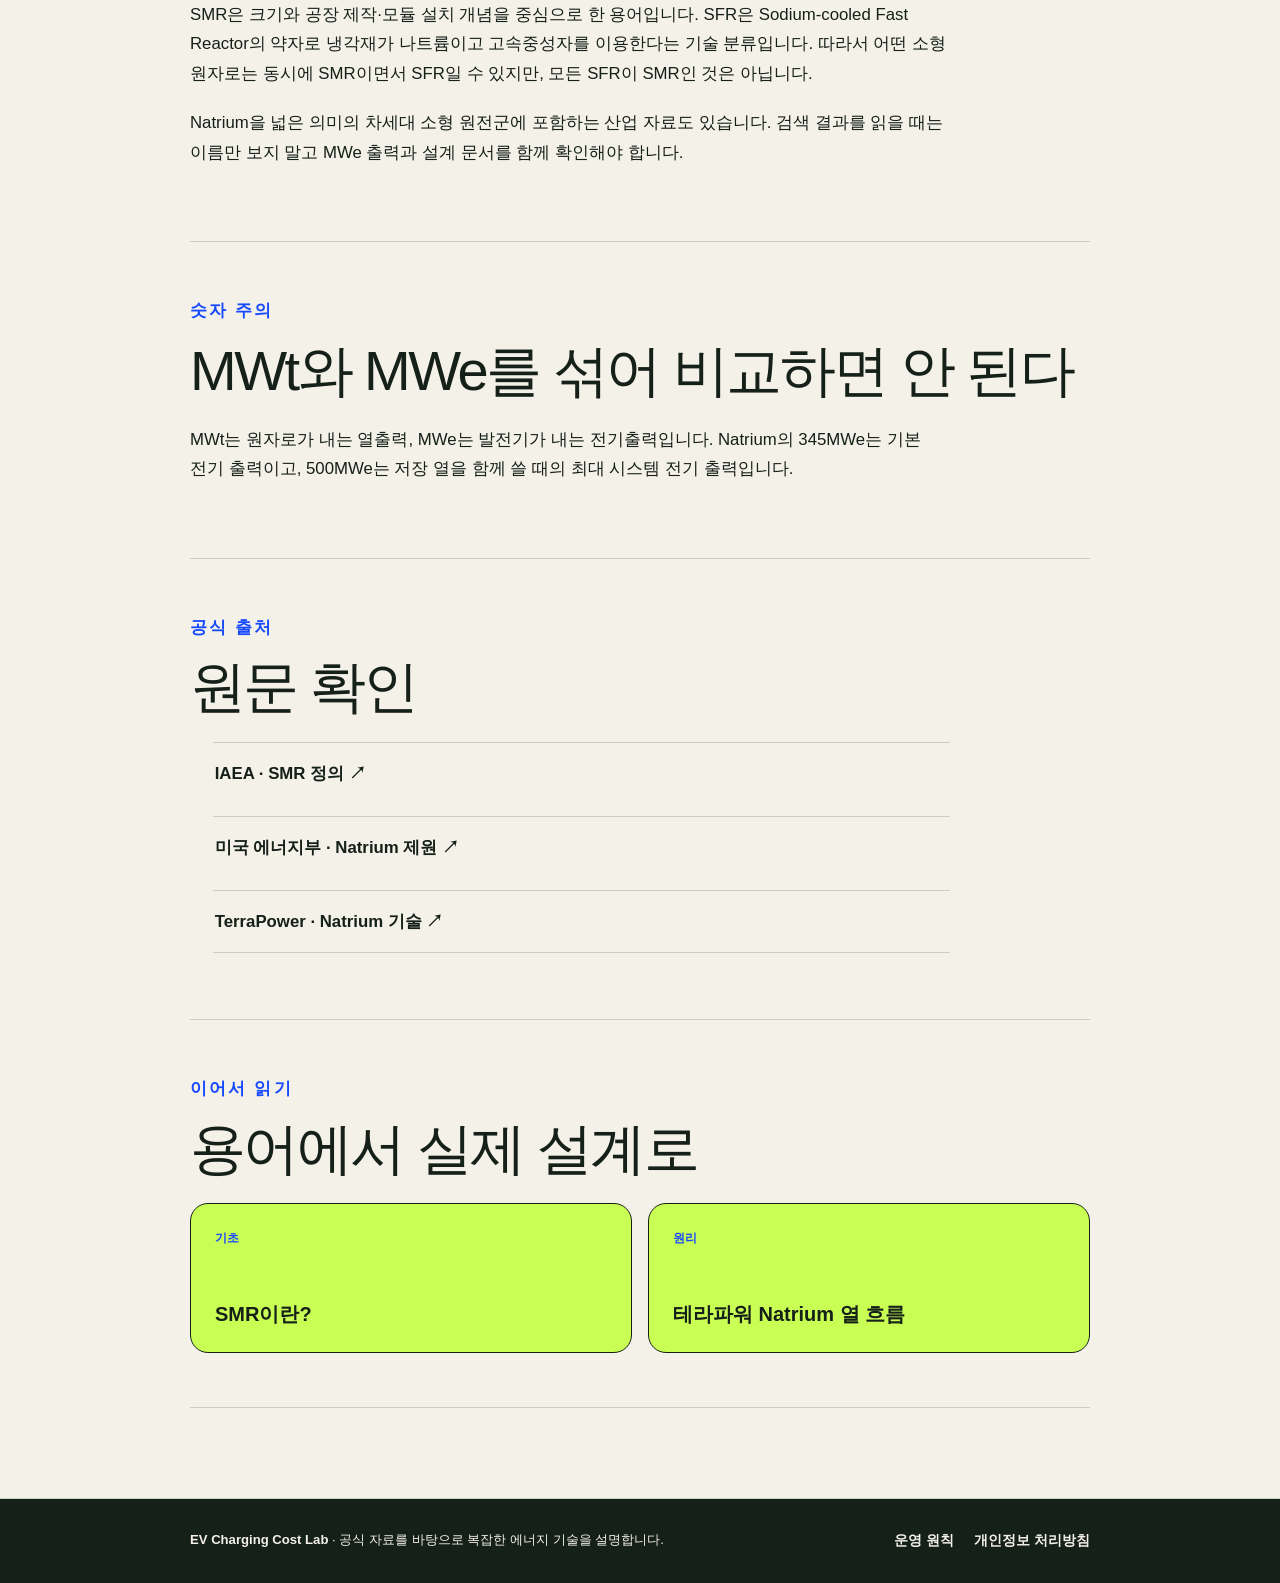
<file: natrium-smr-difference/index.html>
<!DOCTYPE html><html lang="ko"><head><meta charSet="utf-8"/><meta name="viewport" content="width=device-width, initial-scale=1"/><link rel="stylesheet" href="/_next/static/css/index.DDWJaBuq.css" data-rsc-css-href="/_next/static/css/index.DDWJaBuq.css" data-precedence="vite-rsc/importer-resources"/><script async="" src="https://www.googletagmanager.com/gtag/js?id=G-1XGH07T3HP"></script><script async="" src="https://pagead2.googlesyndication.com/pagead/js/adsbygoogle.js?client=ca-pub-3056165589405229" crossorigin="anonymous"></script>
<title>Natrium SMR 차이: 345MW 테라파워 원자로는 SMR인가?</title><meta name="description" content="Natrium과 SMR의 차이를 출력 기준, 모듈화, 냉각재와 열저장 방식으로 비교하고 왜 Natrium을 첨단 원자로로 부르는지 설명합니다."><meta name="robots" content="index, follow"><meta property="og:title" content="Natrium SMR 차이: 345MW 테라파워 원자로는 SMR인가?"><meta property="og:description" content="Natrium과 SMR의 차이를 출력 기준, 모듈화, 냉각재와 열저장 방식으로 비교하고 왜 Natrium을 첨단 원자로로 부르는지 설명합니다."><meta property="og:url" content="https://qordjr2037-ctrl.github.io/natrium-smr-difference/"><meta property="og:type" content="article"><meta name="twitter:card" content="summary"><meta name="twitter:title" content="Natrium SMR 차이: 345MW 테라파워 원자로는 SMR인가?"><meta name="twitter:description" content="Natrium과 SMR의 차이를 출력 기준, 모듈화, 냉각재와 열저장 방식으로 비교하고 왜 Natrium을 첨단 원자로로 부르는지 설명합니다."><link rel="canonical" href="https://qordjr2037-ctrl.github.io/natrium-smr-difference/"><meta name="google-adsense-account" content="ca-pub-3056165589405229"></head><body><header class="site-header"><a href="/" class="site-name">EV Charging Cost Lab</a><nav aria-label="주요 메뉴"><a href="/terrapower-natrium-principle/">Natrium 원리</a><a href="/natrium-smr-difference/">SMR 차이</a><a href="/sodium-water-reaction/">나트륨·물 반응</a><a href="/ev-charging-cost-calculator/">EV cost tool</a><a href="/about/">운영 원칙</a></nav></header><main><header class="guide-hero"><div class="wrap"><p class="kicker">원자로 분류 비교</p><h1>Natrium SMR 차이</h1><p class="dek">SMR은 주로 출력과 모듈화, SFR은 냉각재와 중성자 특성을 가리킵니다. Natrium의 실제 제원을 기준으로 비교합니다.</p><p class="updated">최종 확인 2026년 8월 18일 · 읽는 시간 약 6분</p></div></header><article class="wrap guide"><section class="answer-box"><p class="kicker">먼저 답</p><h2>Natrium은 345MWe여서 일반적인 300MWe 이하 SMR 기준보다 크다</h2><p>IAEA는 SMR을 일반적으로 모듈당 최대 300MWe급으로 설명합니다. Natrium은 기본 전기 출력이 345MWe이므로 이 좁은 기준에는 들어맞지 않습니다. TerraPower와 미국 정부 기관은 주로 ‘첨단 원자로’ 또는 ‘나트륨냉각 고속로’라고 표현합니다.</p></section><section><p class="kicker">한눈에 비교</p><h2>출력·냉각재·열저장 비교</h2><table><thead><tr><th>구분</th><th>일반적인 경수형 SMR</th><th>TerraPower Natrium</th></tr></thead><tbody><tr><td>기본 전기 출력</td><td>보통 모듈당 최대 300MWe</td><td>345MWe</td></tr><tr><td>냉각재</td><td>상용화에 가까운 다수 설계는 물</td><td>액체 금속 나트륨</td></tr><tr><td>중성자</td><td>대개 열중성자</td><td>고속중성자</td></tr><tr><td>출력 조절</td><td>설계별로 다름</td><td>용융염 열저장으로 최대 500MWe</td></tr><tr><td>공식 표현</td><td>소형모듈원자로</td><td>첨단 원자로·나트륨냉각 고속로</td></tr></tbody></table></section><section><p class="kicker">용어</p><h2>SMR과 SFR은 서로 다른 축의 분류다</h2><p>SMR은 크기와 공장 제작·모듈 설치 개념을 중심으로 한 용어입니다. SFR은 Sodium-cooled Fast Reactor의 약자로 냉각재가 나트륨이고 고속중성자를 이용한다는 기술 분류입니다. 따라서 어떤 소형 원자로는 동시에 SMR이면서 SFR일 수 있지만, 모든 SFR이 SMR인 것은 아닙니다.</p><p>Natrium을 넓은 의미의 차세대 소형 원전군에 포함하는 산업 자료도 있습니다. 검색 결과를 읽을 때는 이름만 보지 말고 MWe 출력과 설계 문서를 함께 확인해야 합니다.</p></section><section><p class="kicker">숫자 주의</p><h2>MWt와 MWe를 섞어 비교하면 안 된다</h2><p>MWt는 원자로가 내는 열출력, MWe는 발전기가 내는 전기출력입니다. Natrium의 345MWe는 기본 전기 출력이고, 500MWe는 저장 열을 함께 쓸 때의 최대 시스템 전기 출력입니다.</p></section><section class="sources"><p class="kicker">공식 출처</p><h2>원문 확인</h2><ul><li><a class="source-link" href="https://www.iaea.org/newscenter/news/what-are-small-modular-reactors-smrs" target="_blank" rel="noreferrer">IAEA · SMR 정의 ↗</a></li><li><a class="source-link" href="https://www.energy.gov/ne/articles/nrc-issues-construction-permit-terrapowers-natrium-advanced-reactor" target="_blank" rel="noreferrer">미국 에너지부 · Natrium 제원 ↗</a></li><li><a class="source-link" href="https://www.terrapower.com/natrium/" target="_blank" rel="noreferrer">TerraPower · Natrium 기술 ↗</a></li></ul></section><section class="related"><p class="kicker">이어서 읽기</p><h2>용어에서 실제 설계로</h2><div class="related-grid"><a href="/smr-guide/"><span>기초</span><strong>SMR이란?</strong></a><a href="/terrapower-natrium-principle/"><span>원리</span><strong>테라파워 Natrium 열 흐름</strong></a></div></section></article></main><!--$--><!--/$--><footer class="site-footer"><div class="wrap footer-inner"><p><strong>EV Charging Cost Lab</strong> · 공식 자료를 바탕으로 복잡한 에너지 기술을 설명합니다.</p><nav aria-label="하단 메뉴"><a href="/about/">운영 원칙</a><a href="/privacy/">개인정보 처리방침</a></nav></div></footer><script>window.dataLayer=window.dataLayer||[];function gtag(){dataLayer.push(arguments)}gtag('js',new Date());gtag('config','G-1XGH07T3HP');</script></body></html>
</file>
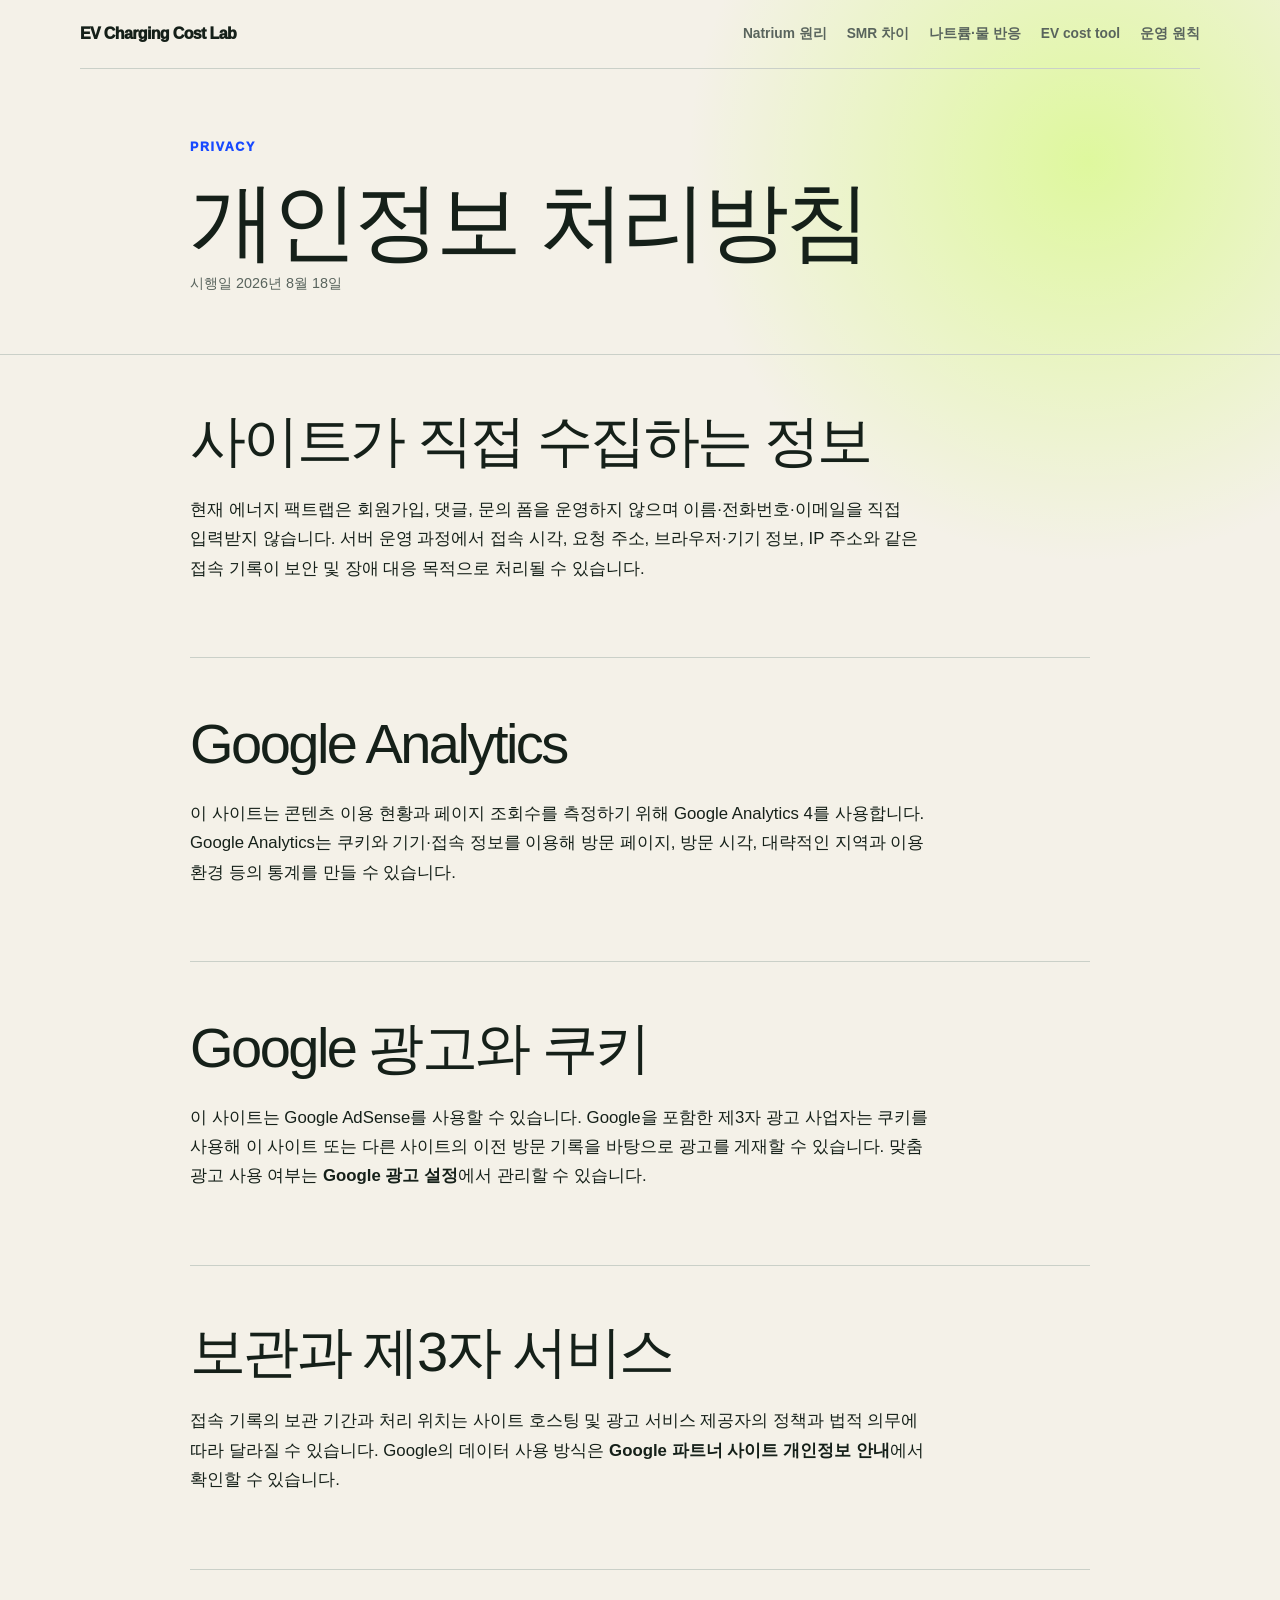
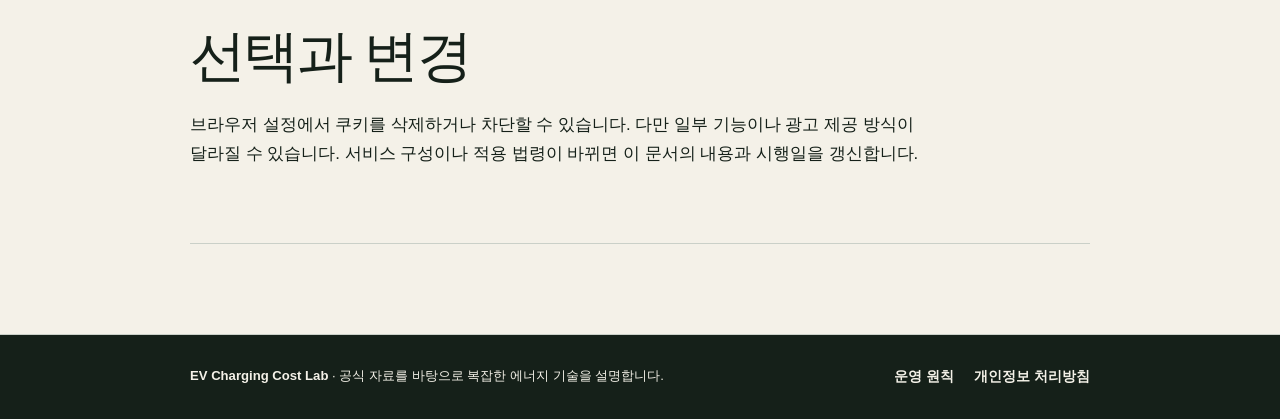
<file: privacy/index.html>
<!DOCTYPE html><html lang="ko"><head><meta charSet="utf-8"/><meta name="viewport" content="width=device-width, initial-scale=1"/><link rel="stylesheet" href="/_next/static/css/index.DDWJaBuq.css" data-rsc-css-href="/_next/static/css/index.DDWJaBuq.css" data-precedence="vite-rsc/importer-resources"/><script async="" src="https://www.googletagmanager.com/gtag/js?id=G-1XGH07T3HP"></script><script async="" src="https://pagead2.googlesyndication.com/pagead/js/adsbygoogle.js?client=ca-pub-3056165589405229" crossorigin="anonymous"></script>
<title>개인정보 처리방침 | 에너지 팩트랩</title><meta name="description" content="에너지 팩트랩의 쿠키, 광고 및 개인정보 처리 안내입니다."><meta name="robots" content="index, follow"><meta property="og:title" content="개인정보 처리방침 | 에너지 팩트랩"><meta property="og:description" content="에너지 팩트랩의 쿠키, 광고 및 개인정보 처리 안내입니다."><meta name="twitter:card" content="summary"><meta name="twitter:title" content="개인정보 처리방침 | 에너지 팩트랩"><meta name="twitter:description" content="에너지 팩트랩의 쿠키, 광고 및 개인정보 처리 안내입니다."><link rel="canonical" href="https://qordjr2037-ctrl.github.io/privacy/"><meta name="google-adsense-account" content="ca-pub-3056165589405229"></head><body><header class="site-header"><a href="/" class="site-name">EV Charging Cost Lab</a><nav aria-label="주요 메뉴"><a href="/terrapower-natrium-principle/">Natrium 원리</a><a href="/natrium-smr-difference/">SMR 차이</a><a href="/sodium-water-reaction/">나트륨·물 반응</a><a href="/ev-charging-cost-calculator/">EV cost tool</a><a href="/about/">운영 원칙</a></nav></header><main><header class="guide-hero"><div class="wrap"><p class="kicker">Privacy</p><h1>개인정보 처리방침</h1><p class="updated">시행일 2026년 8월 18일</p></div></header><article class="wrap guide"><section><h2>사이트가 직접 수집하는 정보</h2><p>현재 에너지 팩트랩은 회원가입, 댓글, 문의 폼을 운영하지 않으며 이름·전화번호·이메일을 직접 입력받지 않습니다. 서버 운영 과정에서 접속 시각, 요청 주소, 브라우저·기기 정보, IP 주소와 같은 접속 기록이 보안 및 장애 대응 목적으로 처리될 수 있습니다.</p></section><section><h2>Google Analytics</h2><p>이 사이트는 콘텐츠 이용 현황과 페이지 조회수를 측정하기 위해 Google Analytics 4를 사용합니다. Google Analytics는 쿠키와 기기·접속 정보를 이용해 방문 페이지, 방문 시각, 대략적인 지역과 이용 환경 등의 통계를 만들 수 있습니다.</p></section><section><h2>Google 광고와 쿠키</h2><p>이 사이트는 Google AdSense를 사용할 수 있습니다. Google을 포함한 제3자 광고 사업자는 쿠키를 사용해 이 사이트 또는 다른 사이트의 이전 방문 기록을 바탕으로 광고를 게재할 수 있습니다. 맞춤 광고 사용 여부는 <a class="source-link" href="https://adssettings.google.com/" target="_blank" rel="noreferrer">Google 광고 설정</a>에서 관리할 수 있습니다.</p></section><section><h2>보관과 제3자 서비스</h2><p>접속 기록의 보관 기간과 처리 위치는 사이트 호스팅 및 광고 서비스 제공자의 정책과 법적 의무에 따라 달라질 수 있습니다. Google의 데이터 사용 방식은 <a class="source-link" href="https://policies.google.com/technologies/partner-sites" target="_blank" rel="noreferrer">Google 파트너 사이트 개인정보 안내</a>에서 확인할 수 있습니다.</p></section><section><h2>선택과 변경</h2><p>브라우저 설정에서 쿠키를 삭제하거나 차단할 수 있습니다. 다만 일부 기능이나 광고 제공 방식이 달라질 수 있습니다. 서비스 구성이나 적용 법령이 바뀌면 이 문서의 내용과 시행일을 갱신합니다.</p></section></article></main><!--$--><!--/$--><footer class="site-footer"><div class="wrap footer-inner"><p><strong>EV Charging Cost Lab</strong> · 공식 자료를 바탕으로 복잡한 에너지 기술을 설명합니다.</p><nav aria-label="하단 메뉴"><a href="/about/">운영 원칙</a><a href="/privacy/">개인정보 처리방침</a></nav></div></footer><script>window.dataLayer=window.dataLayer||[];function gtag(){dataLayer.push(arguments)}gtag('js',new Date());gtag('config','G-1XGH07T3HP');</script></body></html>
</file>
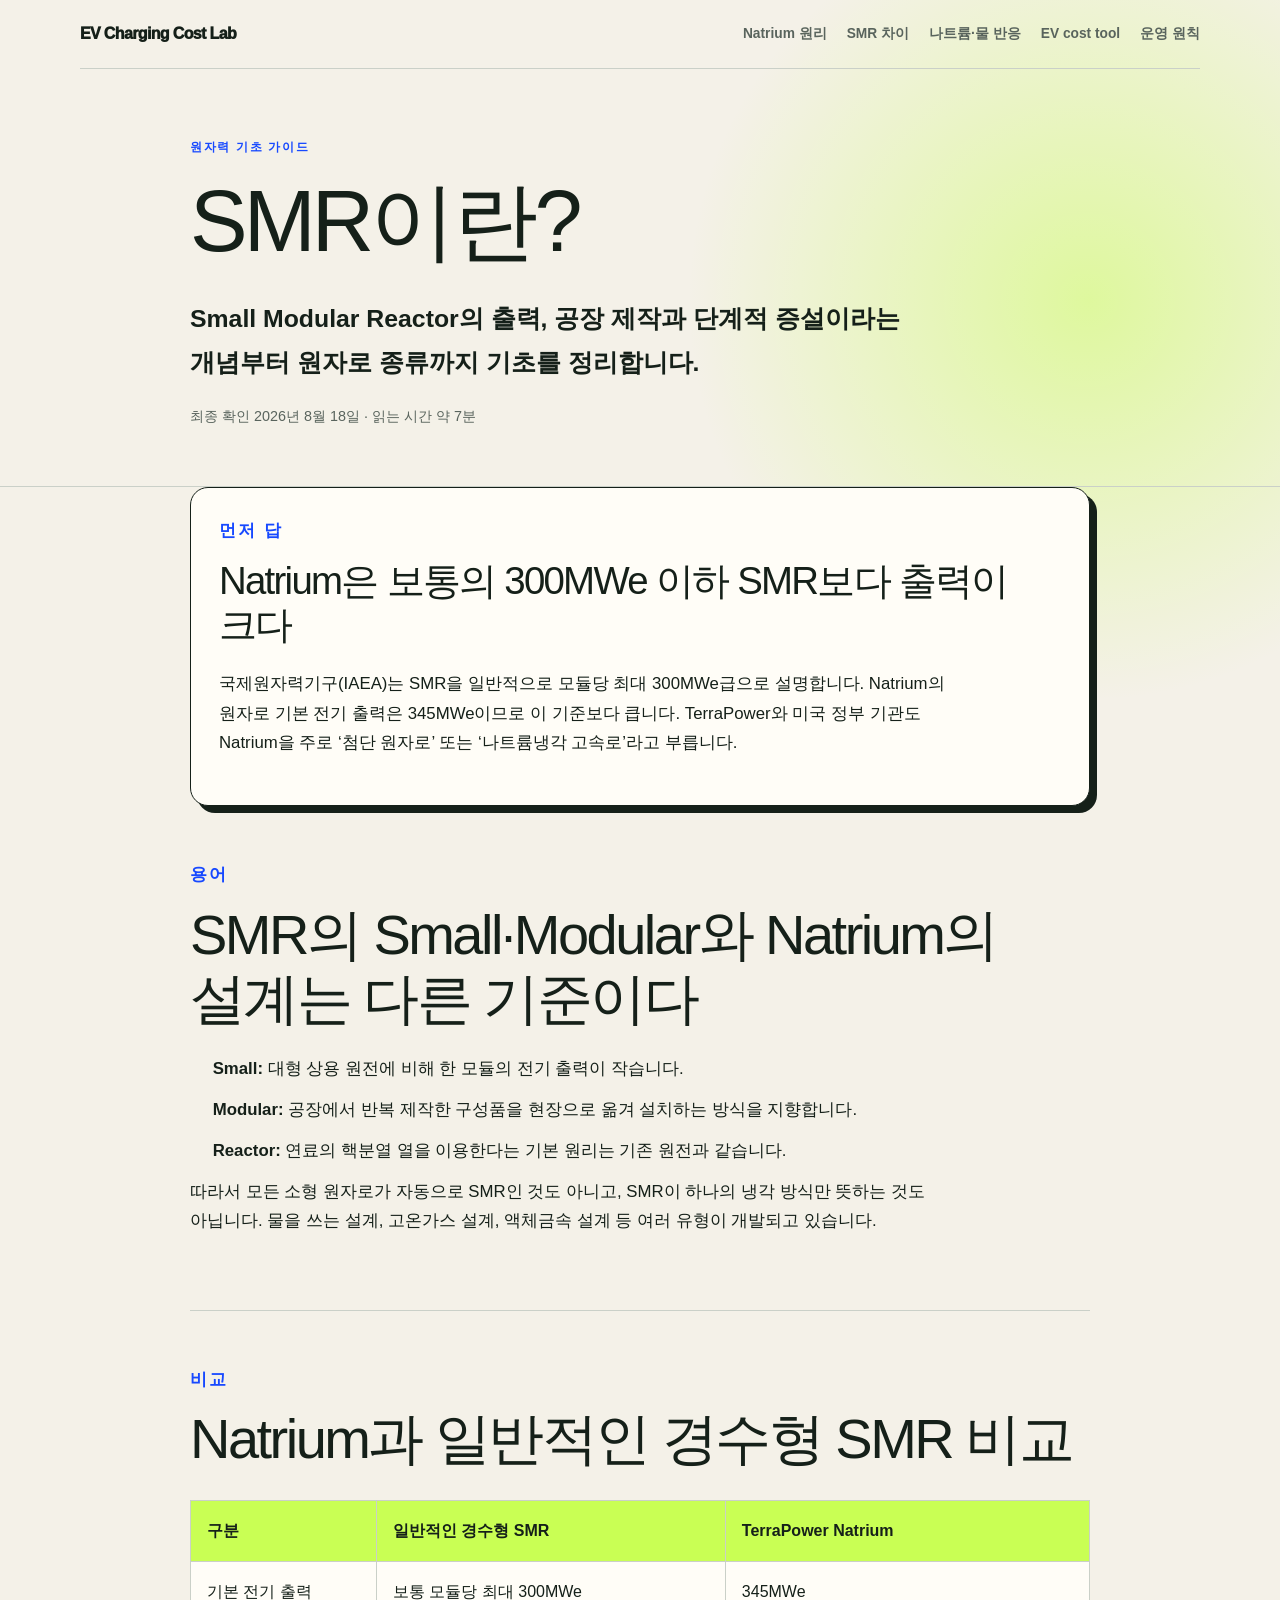
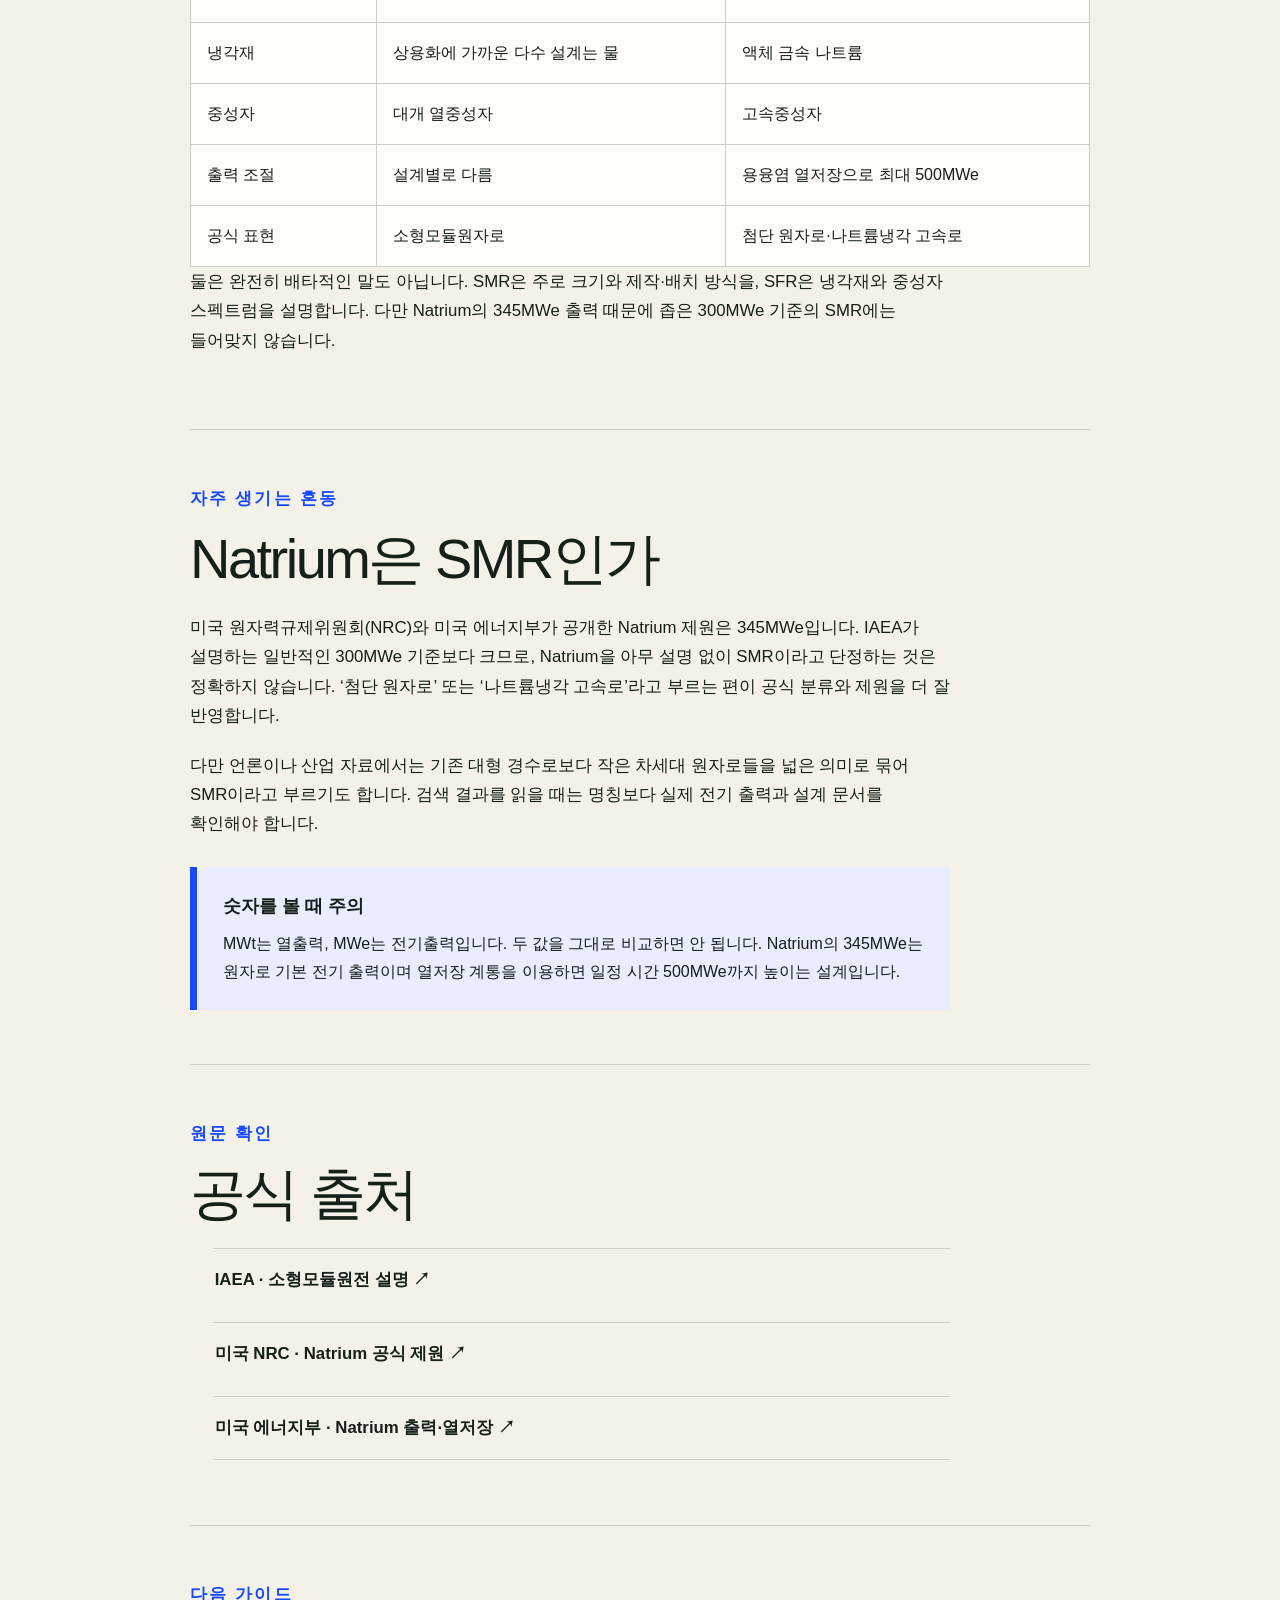
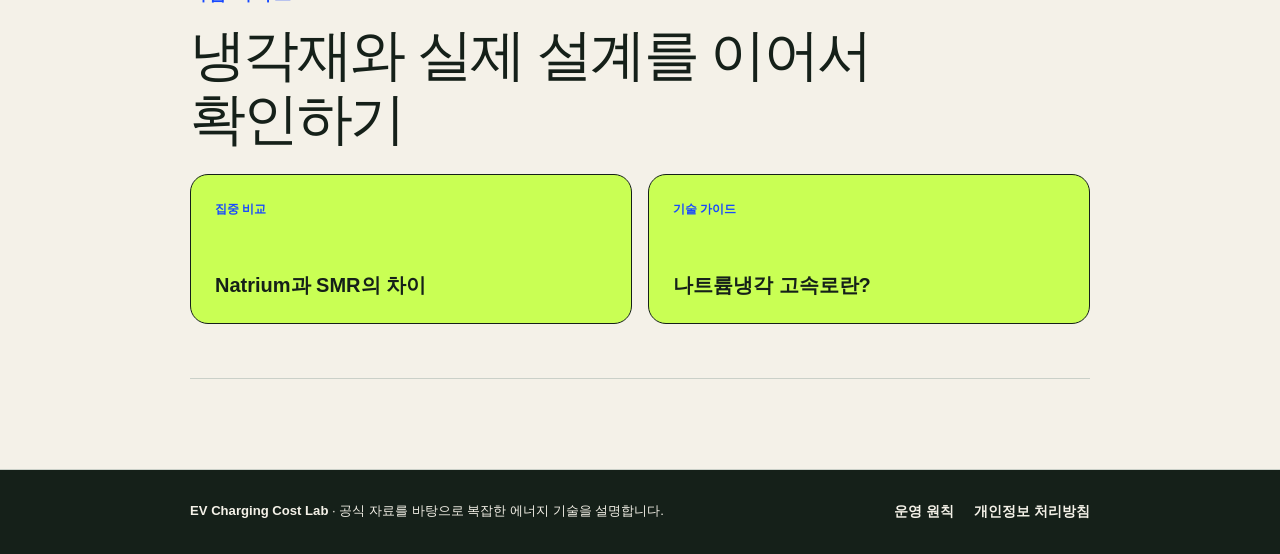
<file: smr-guide/index.html>
<!DOCTYPE html><html lang="ko"><head><meta charSet="utf-8"/><meta name="viewport" content="width=device-width, initial-scale=1"/><link rel="stylesheet" href="/_next/static/css/index.DDWJaBuq.css" data-rsc-css-href="/_next/static/css/index.DDWJaBuq.css" data-precedence="vite-rsc/importer-resources"/><script async="" src="https://www.googletagmanager.com/gtag/js?id=G-1XGH07T3HP"></script><script async="" src="https://pagead2.googlesyndication.com/pagead/js/adsbygoogle.js?client=ca-pub-3056165589405229" crossorigin="anonymous"></script>
<title>SMR이란? 출력·모듈화·원자로 종류 기초 가이드</title><meta name="description" content="소형모듈원자로의 300MWe 출력 기준, 공장 제작 모듈의 의미와 경수로·고온가스로·고속로 등 SMR 종류를 설명합니다."><meta name="robots" content="index, follow"><meta property="og:title" content="SMR이란? 출력·모듈화·원자로 종류 기초 가이드"><meta property="og:description" content="소형모듈원자로의 300MWe 출력 기준, 공장 제작 모듈의 의미와 경수로·고온가스로·고속로 등 SMR 종류를 설명합니다."><meta property="og:url" content="https://qordjr2037-ctrl.github.io/smr-guide/"><meta property="og:type" content="article"><meta name="twitter:card" content="summary"><meta name="twitter:title" content="SMR이란? 출력·모듈화·원자로 종류 기초 가이드"><meta name="twitter:description" content="소형모듈원자로의 300MWe 출력 기준, 공장 제작 모듈의 의미와 경수로·고온가스로·고속로 등 SMR 종류를 설명합니다."><link rel="canonical" href="https://qordjr2037-ctrl.github.io/smr-guide/"><meta name="google-adsense-account" content="ca-pub-3056165589405229"></head><body><header class="site-header"><a href="/" class="site-name">EV Charging Cost Lab</a><nav aria-label="주요 메뉴"><a href="/terrapower-natrium-principle/">Natrium 원리</a><a href="/natrium-smr-difference/">SMR 차이</a><a href="/sodium-water-reaction/">나트륨·물 반응</a><a href="/ev-charging-cost-calculator/">EV cost tool</a><a href="/about/">운영 원칙</a></nav></header><main><header class="guide-hero"><div class="wrap"><p class="kicker">원자력 기초 가이드</p><h1>SMR이란?</h1><p class="dek">Small Modular Reactor의 출력, 공장 제작과 단계적 증설이라는 개념부터 원자로 종류까지 기초를 정리합니다.</p><p class="updated">최종 확인 2026년 8월 18일 · 읽는 시간 약 7분</p></div></header><article class="wrap guide"><section class="answer-box"><p class="kicker">먼저 답</p><h2>Natrium은 보통의 300MWe 이하 SMR보다 출력이 크다</h2><p>국제원자력기구(IAEA)는 SMR을 일반적으로 모듈당 최대 300MWe급으로 설명합니다. Natrium의 원자로 기본 전기 출력은 345MWe이므로 이 기준보다 큽니다. TerraPower와 미국 정부 기관도 Natrium을 주로 ‘첨단 원자로’ 또는 ‘나트륨냉각 고속로’라고 부릅니다.</p></section><section><p class="kicker">용어</p><h2>SMR의 Small·Modular와 Natrium의 설계는 다른 기준이다</h2><ul><li><strong>Small:</strong> 대형 상용 원전에 비해 한 모듈의 전기 출력이 작습니다.</li><li><strong>Modular:</strong> 공장에서 반복 제작한 구성품을 현장으로 옮겨 설치하는 방식을 지향합니다.</li><li><strong>Reactor:</strong> 연료의 핵분열 열을 이용한다는 기본 원리는 기존 원전과 같습니다.</li></ul><p>따라서 모든 소형 원자로가 자동으로 SMR인 것도 아니고, SMR이 하나의 냉각 방식만 뜻하는 것도 아닙니다. 물을 쓰는 설계, 고온가스 설계, 액체금속 설계 등 여러 유형이 개발되고 있습니다.</p></section><section><p class="kicker">비교</p><h2>Natrium과 일반적인 경수형 SMR 비교</h2><table><thead><tr><th>구분</th><th>일반적인 경수형 SMR</th><th>TerraPower Natrium</th></tr></thead><tbody><tr><td>기본 전기 출력</td><td>보통 모듈당 최대 300MWe</td><td>345MWe</td></tr><tr><td>냉각재</td><td>상용화에 가까운 다수 설계는 물</td><td>액체 금속 나트륨</td></tr><tr><td>중성자</td><td>대개 열중성자</td><td>고속중성자</td></tr><tr><td>출력 조절</td><td>설계별로 다름</td><td>용융염 열저장으로 최대 500MWe</td></tr><tr><td>공식 표현</td><td>소형모듈원자로</td><td>첨단 원자로·나트륨냉각 고속로</td></tr></tbody></table><p>둘은 완전히 배타적인 말도 아닙니다. SMR은 주로 크기와 제작·배치 방식을, SFR은 냉각재와 중성자 스펙트럼을 설명합니다. 다만 Natrium의 345MWe 출력 때문에 좁은 300MWe 기준의 SMR에는 들어맞지 않습니다.</p></section><section><p class="kicker">자주 생기는 혼동</p><h2>Natrium은 SMR인가</h2><p>미국 원자력규제위원회(NRC)와 미국 에너지부가 공개한 Natrium 제원은 345MWe입니다. IAEA가 설명하는 일반적인 300MWe 기준보다 크므로, Natrium을 아무 설명 없이 SMR이라고 단정하는 것은 정확하지 않습니다. ‘첨단 원자로’ 또는 ‘나트륨냉각 고속로’라고 부르는 편이 공식 분류와 제원을 더 잘 반영합니다.</p><p>다만 언론이나 산업 자료에서는 기존 대형 경수로보다 작은 차세대 원자로들을 넓은 의미로 묶어 SMR이라고 부르기도 합니다. 검색 결과를 읽을 때는 명칭보다 실제 전기 출력과 설계 문서를 확인해야 합니다.</p><aside class="note"><strong>숫자를 볼 때 주의</strong><p>MWt는 열출력, MWe는 전기출력입니다. 두 값을 그대로 비교하면 안 됩니다. Natrium의 345MWe는 원자로 기본 전기 출력이며 열저장 계통을 이용하면 일정 시간 500MWe까지 높이는 설계입니다.</p></aside></section><section class="sources"><p class="kicker">원문 확인</p><h2>공식 출처</h2><ul><li><a class="source-link" href="https://www.iaea.org/newscenter/news/what-are-small-modular-reactors-smrs" target="_blank" rel="noreferrer">IAEA · 소형모듈원전 설명 ↗</a></li><li><a class="source-link" href="https://www.nrc.gov/reactors/new-reactors/advanced/who-were-working-with/pre-application-activities/natrium" target="_blank" rel="noreferrer">미국 NRC · Natrium 공식 제원 ↗</a></li><li><a class="source-link" href="https://www.energy.gov/ne/articles/nrc-issues-construction-permit-terrapowers-natrium-advanced-reactor" target="_blank" rel="noreferrer">미국 에너지부 · Natrium 출력·열저장 ↗</a></li></ul></section><section class="related"><p class="kicker">다음 가이드</p><h2>냉각재와 실제 설계를 이어서 확인하기</h2><div class="related-grid"><a href="/natrium-smr-difference/"><span>집중 비교</span><strong>Natrium과 SMR의 차이</strong></a><a href="/sodium-reactor-guide/"><span>기술 가이드</span><strong>나트륨냉각 고속로란?</strong></a></div></section></article></main><!--$--><!--/$--><footer class="site-footer"><div class="wrap footer-inner"><p><strong>EV Charging Cost Lab</strong> · 공식 자료를 바탕으로 복잡한 에너지 기술을 설명합니다.</p><nav aria-label="하단 메뉴"><a href="/about/">운영 원칙</a><a href="/privacy/">개인정보 처리방침</a></nav></div></footer><script>window.dataLayer=window.dataLayer||[];function gtag(){dataLayer.push(arguments)}gtag('js',new Date());gtag('config','G-1XGH07T3HP');</script></body></html>
</file>
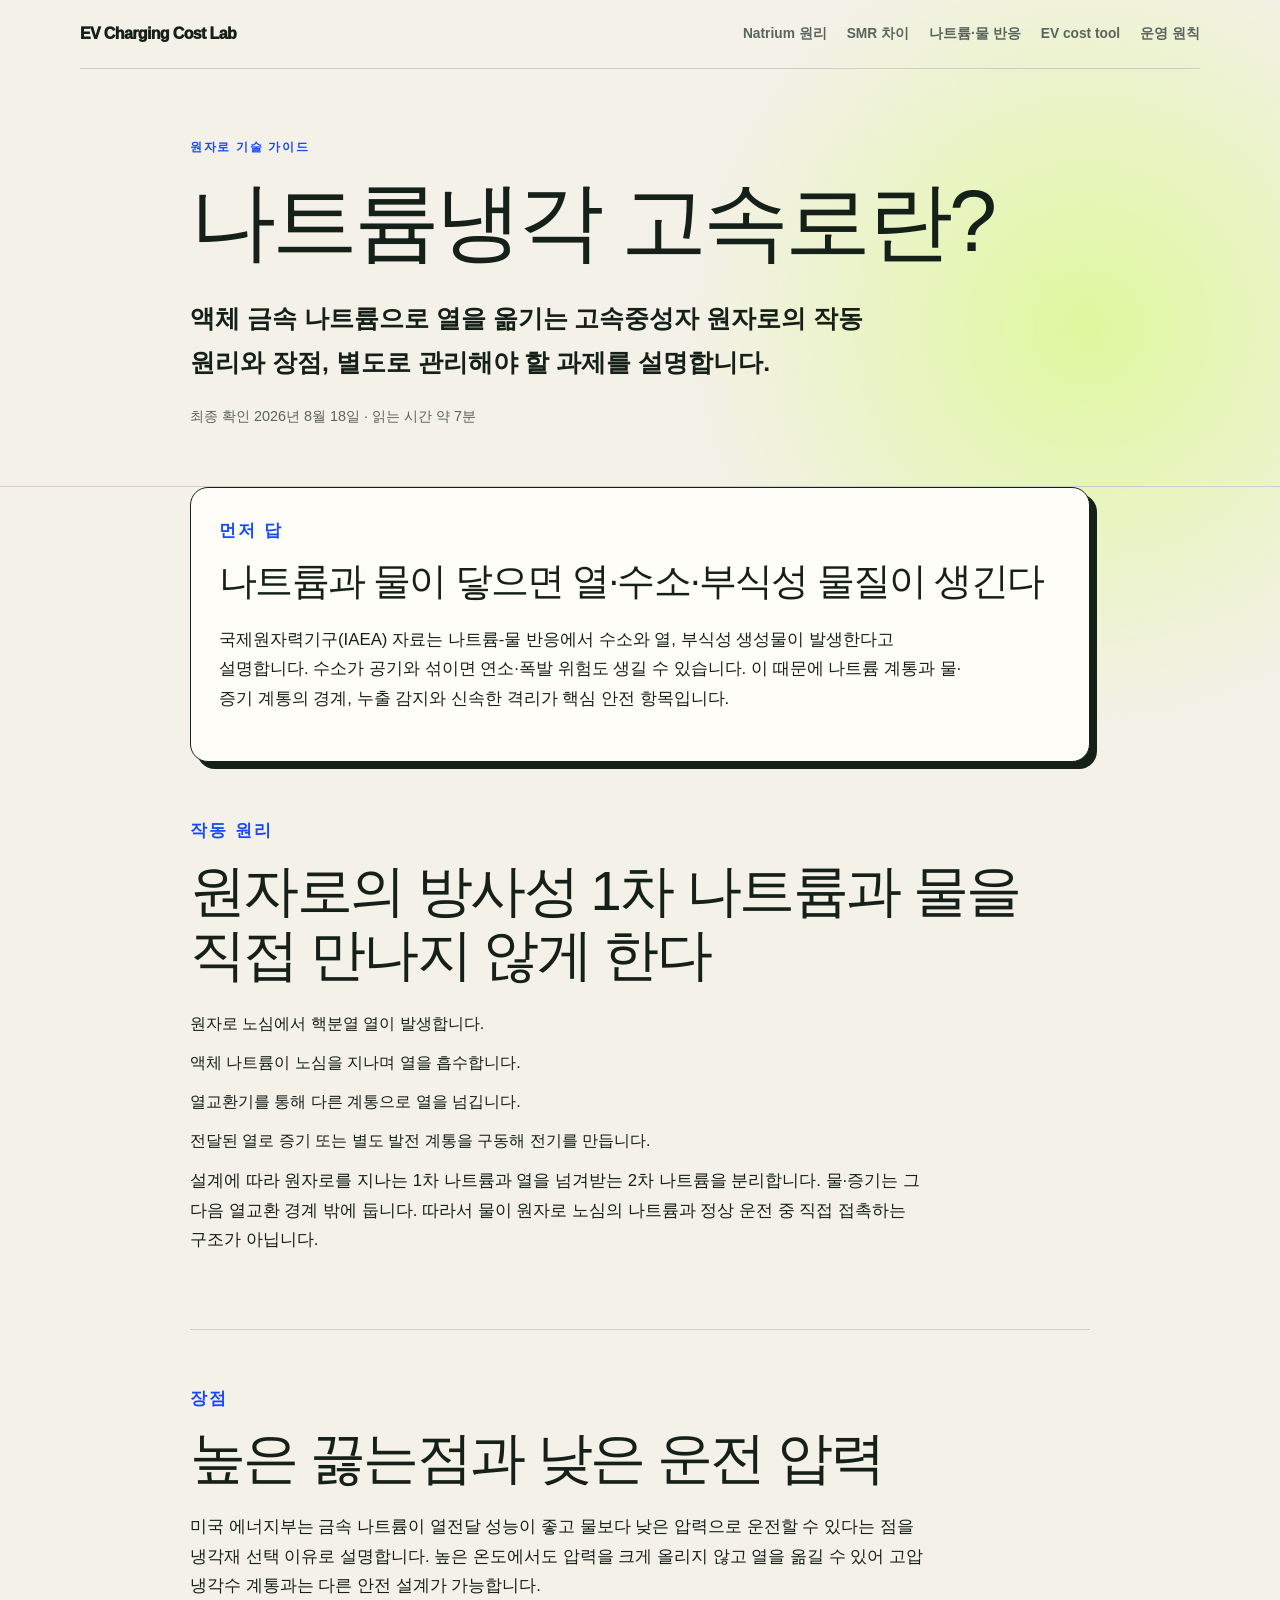
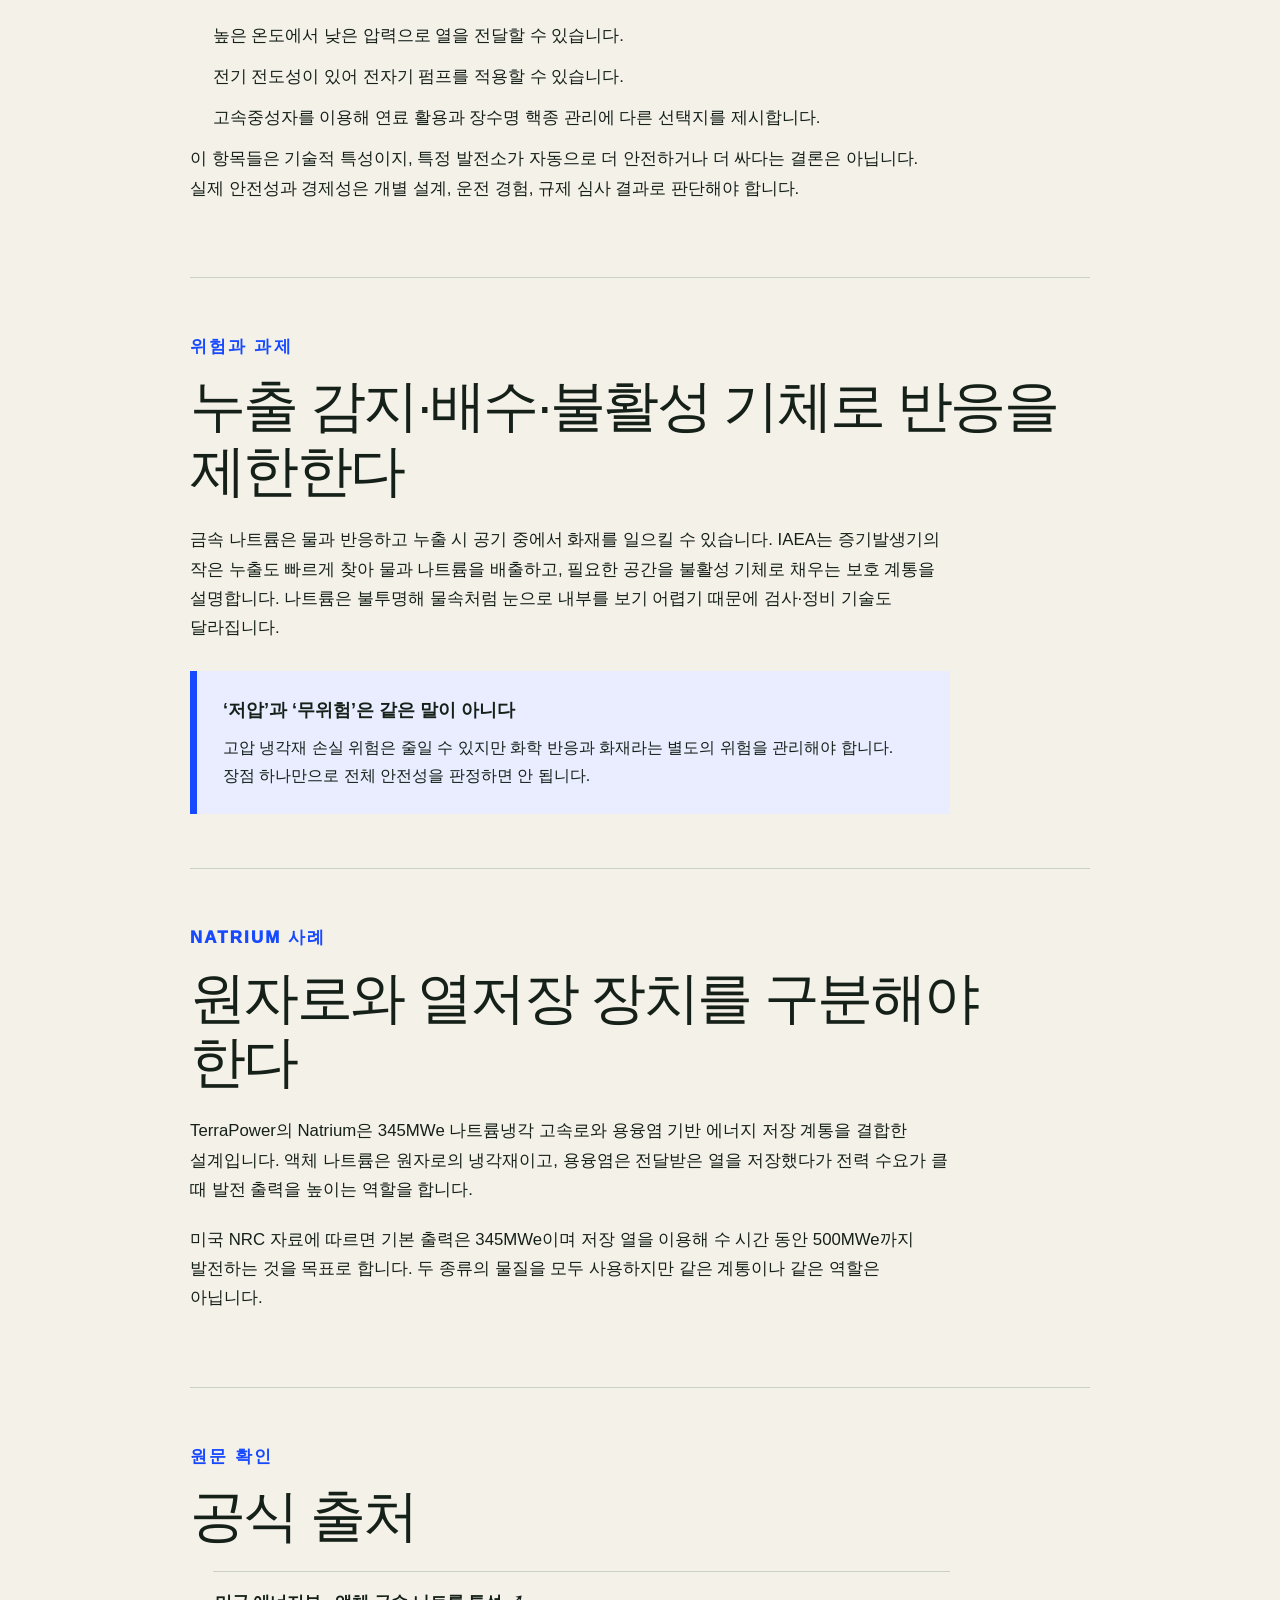
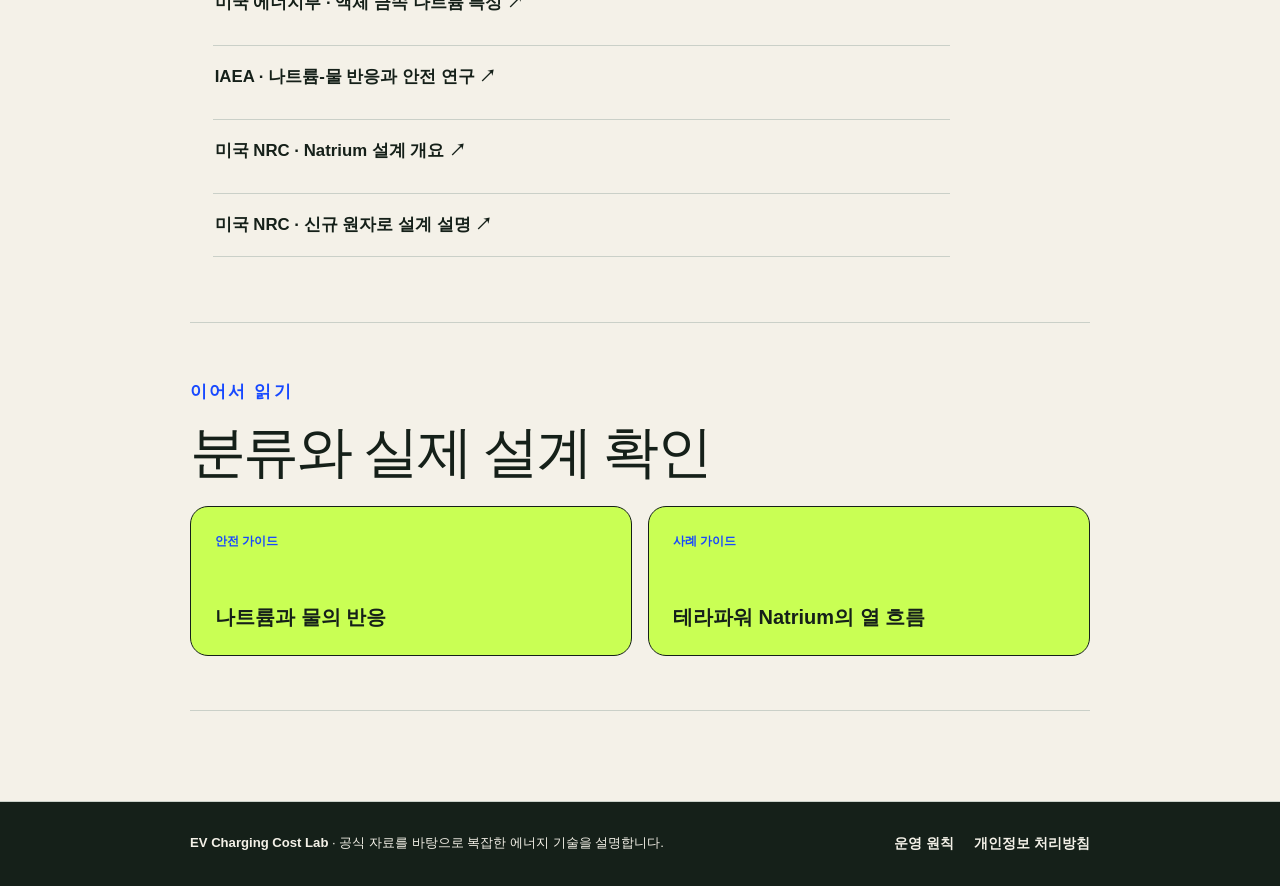
<file: sodium-reactor-guide/index.html>
<!DOCTYPE html><html lang="ko"><head><meta charSet="utf-8"/><meta name="viewport" content="width=device-width, initial-scale=1"/><link rel="stylesheet" href="/_next/static/css/index.DDWJaBuq.css" data-rsc-css-href="/_next/static/css/index.DDWJaBuq.css" data-precedence="vite-rsc/importer-resources"/><script async="" src="https://www.googletagmanager.com/gtag/js?id=G-1XGH07T3HP"></script><script async="" src="https://pagead2.googlesyndication.com/pagead/js/adsbygoogle.js?client=ca-pub-3056165589405229" crossorigin="anonymous"></script>
<title>나트륨냉각 고속로란? 원리·장점·과제 기초 가이드</title><meta name="description" content="나트륨냉각 고속로가 열을 옮기는 방식, 경수로와의 차이, 낮은 압력의 장점과 검사·정비 과제를 공식 자료로 설명합니다."><meta name="robots" content="index, follow"><meta property="og:title" content="나트륨냉각 고속로란? 원리·장점·과제 기초 가이드"><meta property="og:description" content="나트륨냉각 고속로가 열을 옮기는 방식, 경수로와의 차이, 낮은 압력의 장점과 검사·정비 과제를 공식 자료로 설명합니다."><meta property="og:url" content="https://qordjr2037-ctrl.github.io/sodium-reactor-guide/"><meta property="og:type" content="article"><meta name="twitter:card" content="summary"><meta name="twitter:title" content="나트륨냉각 고속로란? 원리·장점·과제 기초 가이드"><meta name="twitter:description" content="나트륨냉각 고속로가 열을 옮기는 방식, 경수로와의 차이, 낮은 압력의 장점과 검사·정비 과제를 공식 자료로 설명합니다."><link rel="canonical" href="https://qordjr2037-ctrl.github.io/sodium-reactor-guide/"><meta name="google-adsense-account" content="ca-pub-3056165589405229"></head><body><header class="site-header"><a href="/" class="site-name">EV Charging Cost Lab</a><nav aria-label="주요 메뉴"><a href="/terrapower-natrium-principle/">Natrium 원리</a><a href="/natrium-smr-difference/">SMR 차이</a><a href="/sodium-water-reaction/">나트륨·물 반응</a><a href="/ev-charging-cost-calculator/">EV cost tool</a><a href="/about/">운영 원칙</a></nav></header><main><header class="guide-hero"><div class="wrap"><p class="kicker">원자로 기술 가이드</p><h1>나트륨냉각 고속로란?</h1><p class="dek">액체 금속 나트륨으로 열을 옮기는 고속중성자 원자로의 작동 원리와 장점, 별도로 관리해야 할 과제를 설명합니다.</p><p class="updated">최종 확인 2026년 8월 18일 · 읽는 시간 약 7분</p></div></header><article class="wrap guide"><section class="answer-box"><p class="kicker">먼저 답</p><h2>나트륨과 물이 닿으면 열·수소·부식성 물질이 생긴다</h2><p>국제원자력기구(IAEA) 자료는 나트륨-물 반응에서 수소와 열, 부식성 생성물이 발생한다고 설명합니다. 수소가 공기와 섞이면 연소·폭발 위험도 생길 수 있습니다. 이 때문에 나트륨 계통과 물·증기 계통의 경계, 누출 감지와 신속한 격리가 핵심 안전 항목입니다.</p></section><section><p class="kicker">작동 원리</p><h2>원자로의 방사성 1차 나트륨과 물을 직접 만나지 않게 한다</h2><ol><li>원자로 노심에서 핵분열 열이 발생합니다.</li><li>액체 나트륨이 노심을 지나며 열을 흡수합니다.</li><li>열교환기를 통해 다른 계통으로 열을 넘깁니다.</li><li>전달된 열로 증기 또는 별도 발전 계통을 구동해 전기를 만듭니다.</li></ol><p>설계에 따라 원자로를 지나는 1차 나트륨과 열을 넘겨받는 2차 나트륨을 분리합니다. 물·증기는 그 다음 열교환 경계 밖에 둡니다. 따라서 물이 원자로 노심의 나트륨과 정상 운전 중 직접 접촉하는 구조가 아닙니다.</p></section><section><p class="kicker">장점</p><h2>높은 끓는점과 낮은 운전 압력</h2><p>미국 에너지부는 금속 나트륨이 열전달 성능이 좋고 물보다 낮은 압력으로 운전할 수 있다는 점을 냉각재 선택 이유로 설명합니다. 높은 온도에서도 압력을 크게 올리지 않고 열을 옮길 수 있어 고압 냉각수 계통과는 다른 안전 설계가 가능합니다.</p><ul><li>높은 온도에서 낮은 압력으로 열을 전달할 수 있습니다.</li><li>전기 전도성이 있어 전자기 펌프를 적용할 수 있습니다.</li><li>고속중성자를 이용해 연료 활용과 장수명 핵종 관리에 다른 선택지를 제시합니다.</li></ul><p>이 항목들은 기술적 특성이지, 특정 발전소가 자동으로 더 안전하거나 더 싸다는 결론은 아닙니다. 실제 안전성과 경제성은 개별 설계, 운전 경험, 규제 심사 결과로 판단해야 합니다.</p></section><section><p class="kicker">위험과 과제</p><h2>누출 감지·배수·불활성 기체로 반응을 제한한다</h2><p>금속 나트륨은 물과 반응하고 누출 시 공기 중에서 화재를 일으킬 수 있습니다. IAEA는 증기발생기의 작은 누출도 빠르게 찾아 물과 나트륨을 배출하고, 필요한 공간을 불활성 기체로 채우는 보호 계통을 설명합니다. 나트륨은 불투명해 물속처럼 눈으로 내부를 보기 어렵기 때문에 검사·정비 기술도 달라집니다.</p><aside class="note"><strong>‘저압’과 ‘무위험’은 같은 말이 아니다</strong><p>고압 냉각재 손실 위험은 줄일 수 있지만 화학 반응과 화재라는 별도의 위험을 관리해야 합니다. 장점 하나만으로 전체 안전성을 판정하면 안 됩니다.</p></aside></section><section><p class="kicker">Natrium 사례</p><h2>원자로와 열저장 장치를 구분해야 한다</h2><p>TerraPower의 Natrium은 345MWe 나트륨냉각 고속로와 용융염 기반 에너지 저장 계통을 결합한 설계입니다. 액체 나트륨은 원자로의 냉각재이고, 용융염은 전달받은 열을 저장했다가 전력 수요가 클 때 발전 출력을 높이는 역할을 합니다.</p><p>미국 NRC 자료에 따르면 기본 출력은 345MWe이며 저장 열을 이용해 수 시간 동안 500MWe까지 발전하는 것을 목표로 합니다. 두 종류의 물질을 모두 사용하지만 같은 계통이나 같은 역할은 아닙니다.</p></section><section class="sources"><p class="kicker">원문 확인</p><h2>공식 출처</h2><ul><li><a class="source-link" href="https://www.energy.gov/etec/liquid-metal-operations" target="_blank" rel="noreferrer">미국 에너지부 · 액체 금속 나트륨 특성 ↗</a></li><li><a class="source-link" href="https://nucleus.iaea.org/sites/lmfns/Pages/overviewsfr.aspx" target="_blank" rel="noreferrer">IAEA · 나트륨-물 반응과 안전 연구 ↗</a></li><li><a class="source-link" href="https://www.nrc.gov/reactors/new-reactors/advanced/who-were-working-with/pre-application-activities/natrium" target="_blank" rel="noreferrer">미국 NRC · Natrium 설계 개요 ↗</a></li><li><a class="source-link" href="https://www.nrc.gov/reading-rm/doc-collections/fact-sheets/new-nuc-plant-des-bg" target="_blank" rel="noreferrer">미국 NRC · 신규 원자로 설계 설명 ↗</a></li></ul></section><section class="related"><p class="kicker">이어서 읽기</p><h2>분류와 실제 설계 확인</h2><div class="related-grid"><a href="/sodium-water-reaction/"><span>안전 가이드</span><strong>나트륨과 물의 반응</strong></a><a href="/terrapower-natrium-principle/"><span>사례 가이드</span><strong>테라파워 Natrium의 열 흐름</strong></a></div></section></article></main><!--$--><!--/$--><footer class="site-footer"><div class="wrap footer-inner"><p><strong>EV Charging Cost Lab</strong> · 공식 자료를 바탕으로 복잡한 에너지 기술을 설명합니다.</p><nav aria-label="하단 메뉴"><a href="/about/">운영 원칙</a><a href="/privacy/">개인정보 처리방침</a></nav></div></footer><script>window.dataLayer=window.dataLayer||[];function gtag(){dataLayer.push(arguments)}gtag('js',new Date());gtag('config','G-1XGH07T3HP');</script></body></html>
</file>
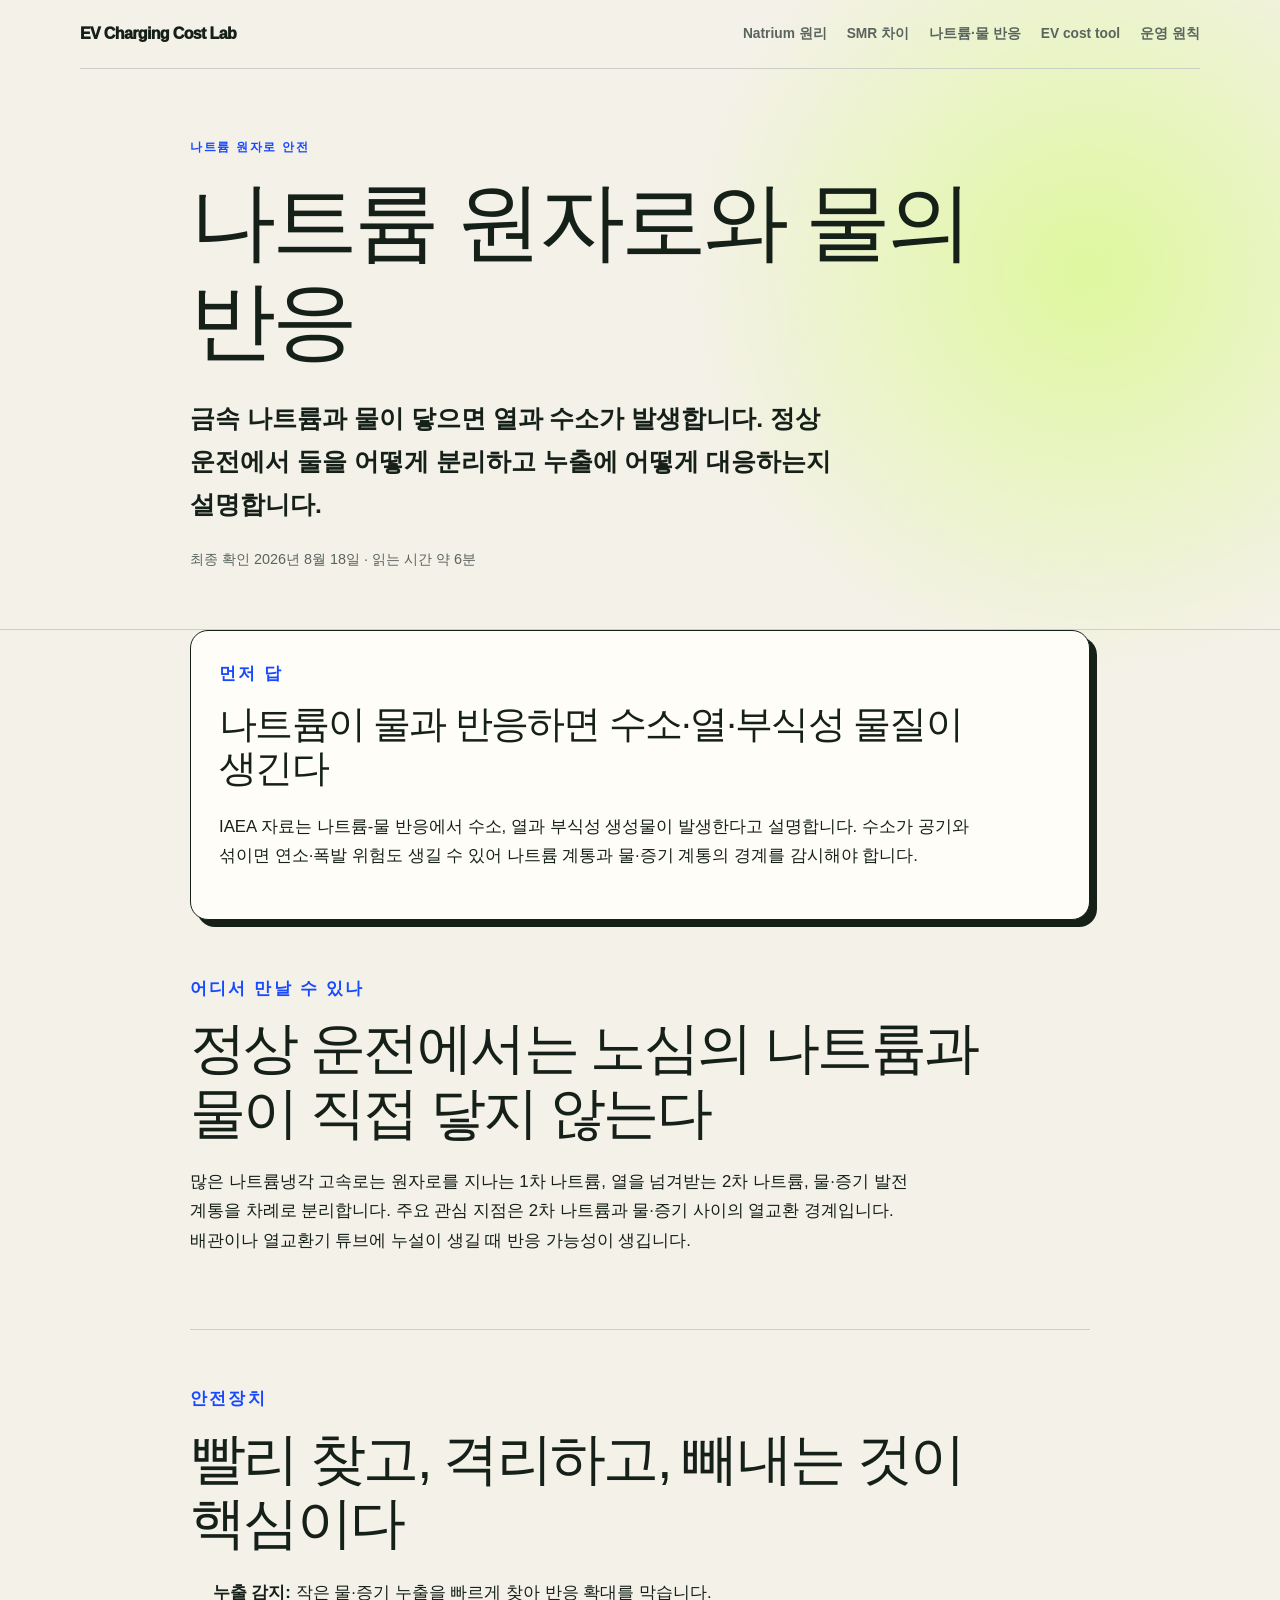
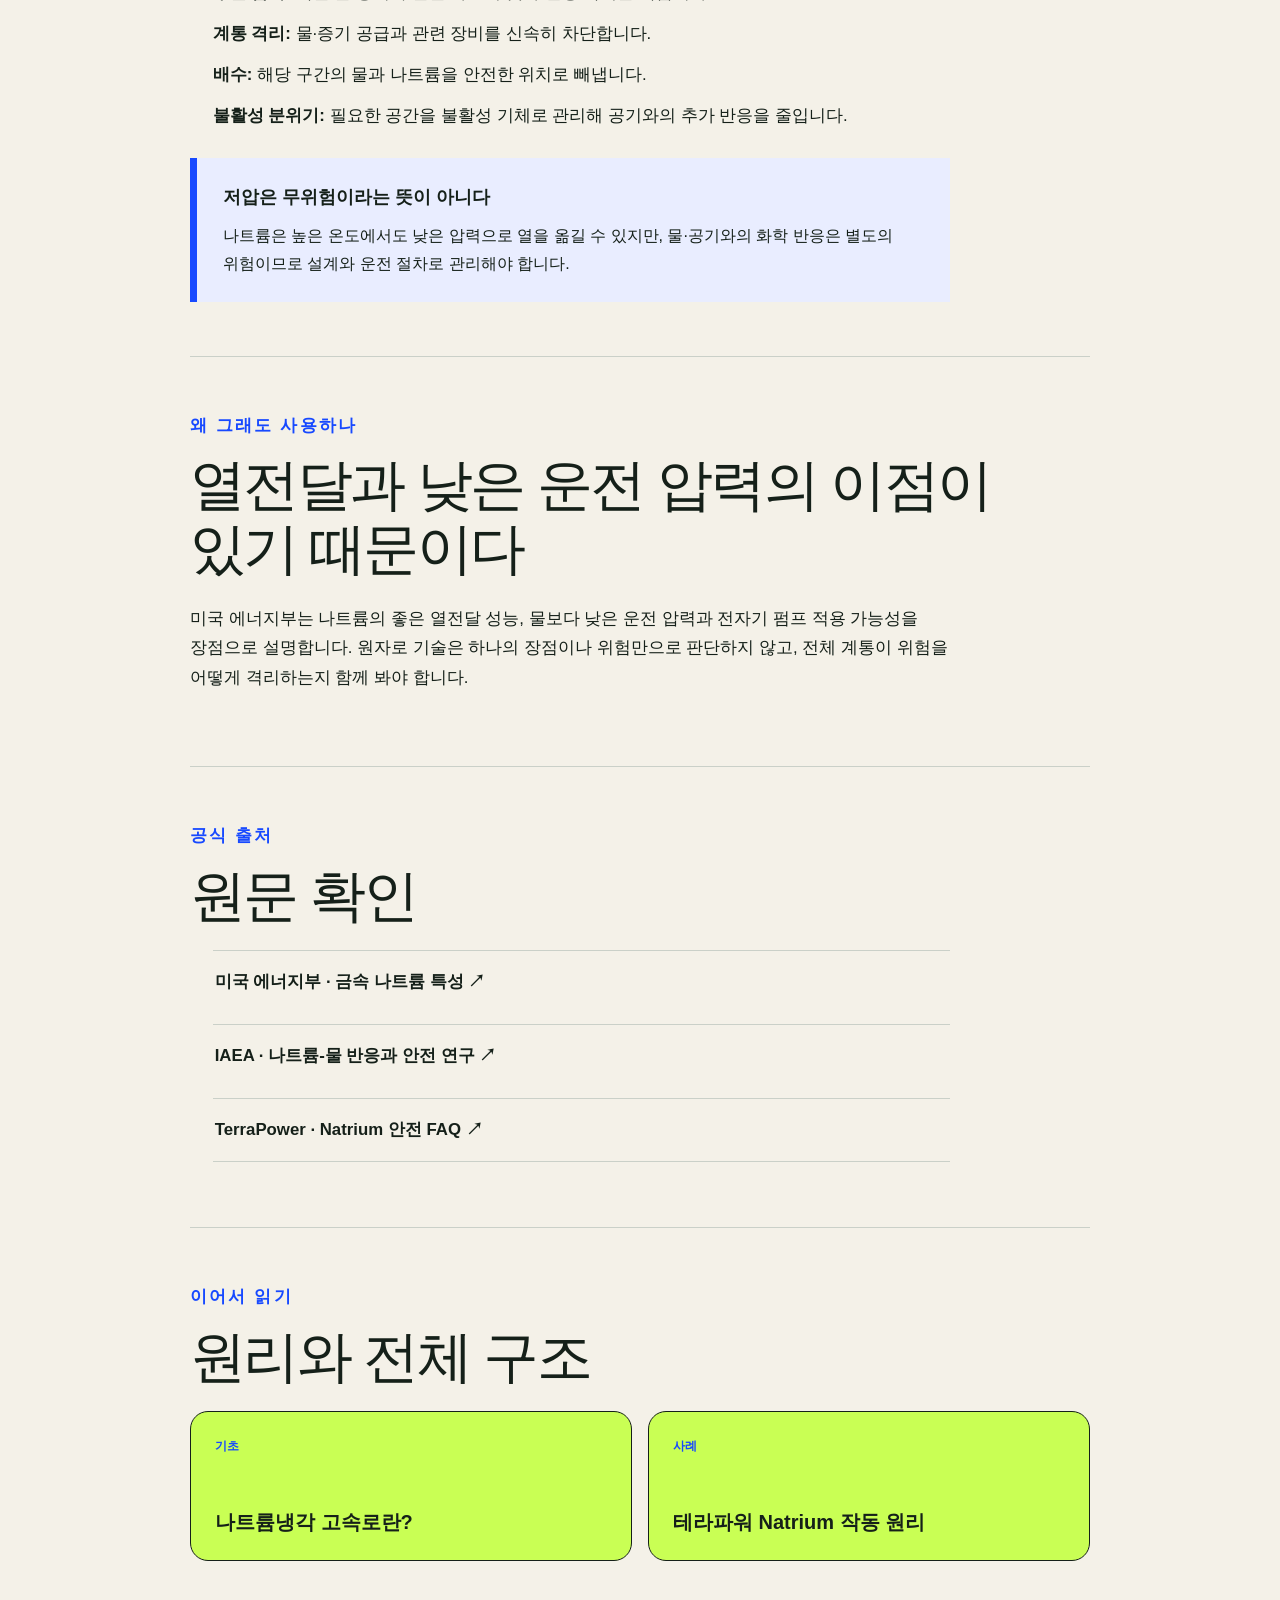
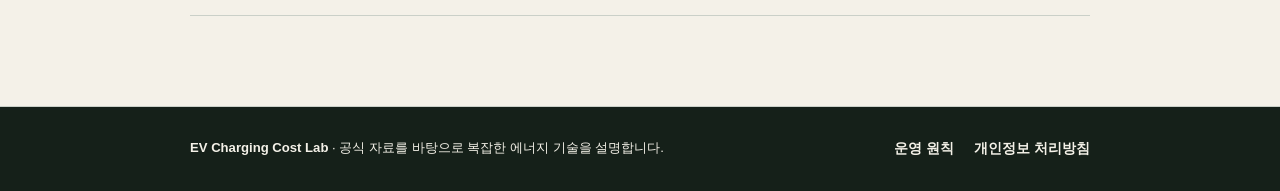
<file: sodium-water-reaction/index.html>
<!DOCTYPE html><html lang="ko"><head><meta charSet="utf-8"/><meta name="viewport" content="width=device-width, initial-scale=1"/><link rel="stylesheet" href="/_next/static/css/index.DDWJaBuq.css" data-rsc-css-href="/_next/static/css/index.DDWJaBuq.css" data-precedence="vite-rsc/importer-resources"/><script async="" src="https://www.googletagmanager.com/gtag/js?id=G-1XGH07T3HP"></script><script async="" src="https://pagead2.googlesyndication.com/pagead/js/adsbygoogle.js?client=ca-pub-3056165589405229" crossorigin="anonymous"></script>
<title>나트륨 원자로 물과 반응: 수소·열 발생과 안전장치</title><meta name="description" content="나트륨 원자로 냉각재가 물과 반응하면 수소·열·부식성 물질이 생기는 이유와 계통 분리, 누출 감지, 배수·불활성화 안전장치를 설명합니다."><meta name="robots" content="index, follow"><meta property="og:title" content="나트륨 원자로 물과 반응: 수소·열 발생과 안전장치"><meta property="og:description" content="나트륨 원자로 냉각재가 물과 반응하면 수소·열·부식성 물질이 생기는 이유와 계통 분리, 누출 감지, 배수·불활성화 안전장치를 설명합니다."><meta property="og:url" content="https://qordjr2037-ctrl.github.io/sodium-water-reaction/"><meta property="og:type" content="article"><meta name="twitter:card" content="summary"><meta name="twitter:title" content="나트륨 원자로 물과 반응: 수소·열 발생과 안전장치"><meta name="twitter:description" content="나트륨 원자로 냉각재가 물과 반응하면 수소·열·부식성 물질이 생기는 이유와 계통 분리, 누출 감지, 배수·불활성화 안전장치를 설명합니다."><link rel="canonical" href="https://qordjr2037-ctrl.github.io/sodium-water-reaction/"><meta name="google-adsense-account" content="ca-pub-3056165589405229"></head><body><header class="site-header"><a href="/" class="site-name">EV Charging Cost Lab</a><nav aria-label="주요 메뉴"><a href="/terrapower-natrium-principle/">Natrium 원리</a><a href="/natrium-smr-difference/">SMR 차이</a><a href="/sodium-water-reaction/">나트륨·물 반응</a><a href="/ev-charging-cost-calculator/">EV cost tool</a><a href="/about/">운영 원칙</a></nav></header><main><header class="guide-hero"><div class="wrap"><p class="kicker">나트륨 원자로 안전</p><h1>나트륨 원자로와 물의 반응</h1><p class="dek">금속 나트륨과 물이 닿으면 열과 수소가 발생합니다. 정상 운전에서 둘을 어떻게 분리하고 누출에 어떻게 대응하는지 설명합니다.</p><p class="updated">최종 확인 2026년 8월 18일 · 읽는 시간 약 6분</p></div></header><article class="wrap guide"><section class="answer-box"><p class="kicker">먼저 답</p><h2>나트륨이 물과 반응하면 수소·열·부식성 물질이 생긴다</h2><p>IAEA 자료는 나트륨-물 반응에서 수소, 열과 부식성 생성물이 발생한다고 설명합니다. 수소가 공기와 섞이면 연소·폭발 위험도 생길 수 있어 나트륨 계통과 물·증기 계통의 경계를 감시해야 합니다.</p></section><section><p class="kicker">어디서 만날 수 있나</p><h2>정상 운전에서는 노심의 나트륨과 물이 직접 닿지 않는다</h2><p>많은 나트륨냉각 고속로는 원자로를 지나는 1차 나트륨, 열을 넘겨받는 2차 나트륨, 물·증기 발전 계통을 차례로 분리합니다. 주요 관심 지점은 2차 나트륨과 물·증기 사이의 열교환 경계입니다. 배관이나 열교환기 튜브에 누설이 생길 때 반응 가능성이 생깁니다.</p></section><section><p class="kicker">안전장치</p><h2>빨리 찾고, 격리하고, 빼내는 것이 핵심이다</h2><ul><li><strong>누출 감지:</strong> 작은 물·증기 누출을 빠르게 찾아 반응 확대를 막습니다.</li><li><strong>계통 격리:</strong> 물·증기 공급과 관련 장비를 신속히 차단합니다.</li><li><strong>배수:</strong> 해당 구간의 물과 나트륨을 안전한 위치로 빼냅니다.</li><li><strong>불활성 분위기:</strong> 필요한 공간을 불활성 기체로 관리해 공기와의 추가 반응을 줄입니다.</li></ul><aside class="note"><strong>저압은 무위험이라는 뜻이 아니다</strong><p>나트륨은 높은 온도에서도 낮은 압력으로 열을 옮길 수 있지만, 물·공기와의 화학 반응은 별도의 위험이므로 설계와 운전 절차로 관리해야 합니다.</p></aside></section><section><p class="kicker">왜 그래도 사용하나</p><h2>열전달과 낮은 운전 압력의 이점이 있기 때문이다</h2><p>미국 에너지부는 나트륨의 좋은 열전달 성능, 물보다 낮은 운전 압력과 전자기 펌프 적용 가능성을 장점으로 설명합니다. 원자로 기술은 하나의 장점이나 위험만으로 판단하지 않고, 전체 계통이 위험을 어떻게 격리하는지 함께 봐야 합니다.</p></section><section class="sources"><p class="kicker">공식 출처</p><h2>원문 확인</h2><ul><li><a class="source-link" href="https://www.energy.gov/etec/liquid-metal-operations" target="_blank" rel="noreferrer">미국 에너지부 · 금속 나트륨 특성 ↗</a></li><li><a class="source-link" href="https://nucleus.iaea.org/sites/lmfns/Pages/overviewsfr.aspx" target="_blank" rel="noreferrer">IAEA · 나트륨-물 반응과 안전 연구 ↗</a></li><li><a class="source-link" href="https://www.terrapower.com/faq/" target="_blank" rel="noreferrer">TerraPower · Natrium 안전 FAQ ↗</a></li></ul></section><section class="related"><p class="kicker">이어서 읽기</p><h2>원리와 전체 구조</h2><div class="related-grid"><a href="/sodium-reactor-guide/"><span>기초</span><strong>나트륨냉각 고속로란?</strong></a><a href="/terrapower-natrium-principle/"><span>사례</span><strong>테라파워 Natrium 작동 원리</strong></a></div></section></article></main><!--$--><!--/$--><footer class="site-footer"><div class="wrap footer-inner"><p><strong>EV Charging Cost Lab</strong> · 공식 자료를 바탕으로 복잡한 에너지 기술을 설명합니다.</p><nav aria-label="하단 메뉴"><a href="/about/">운영 원칙</a><a href="/privacy/">개인정보 처리방침</a></nav></div></footer><script>window.dataLayer=window.dataLayer||[];function gtag(){dataLayer.push(arguments)}gtag('js',new Date());gtag('config','G-1XGH07T3HP');</script></body></html>
</file>
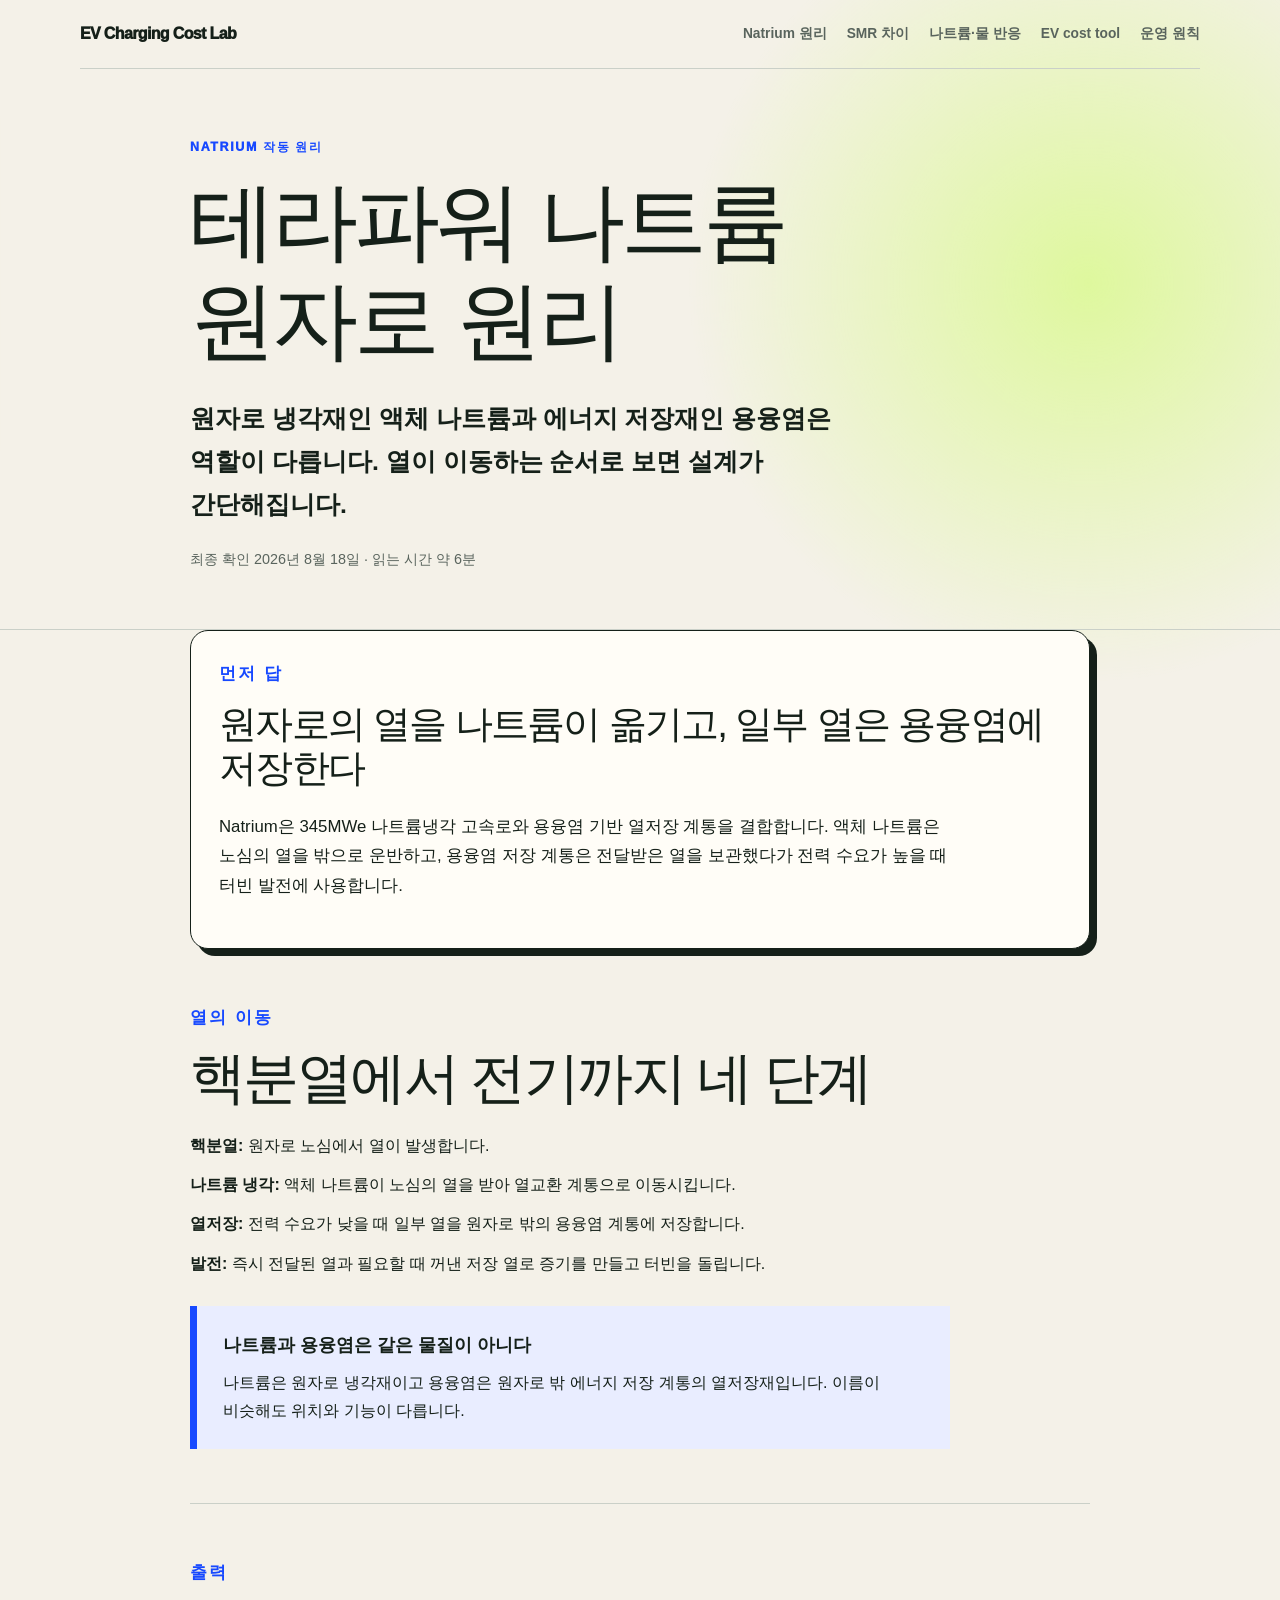
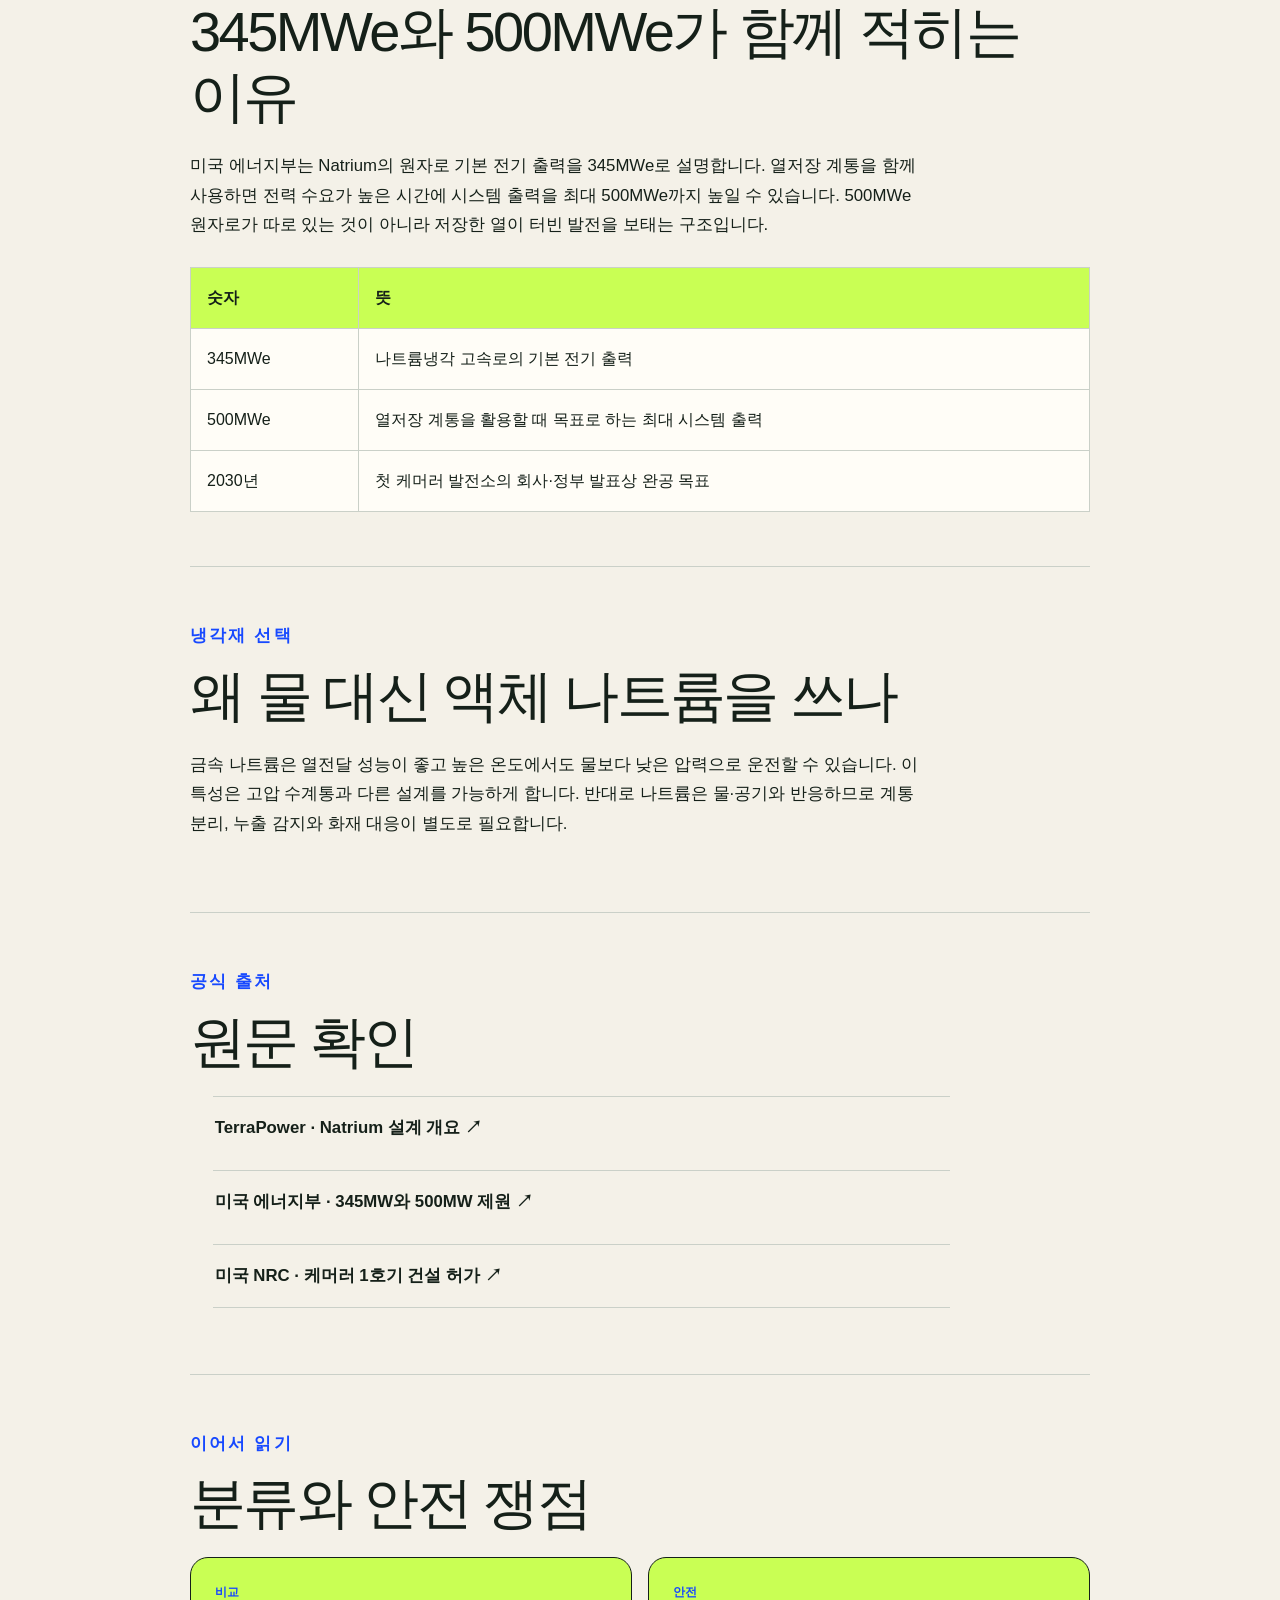
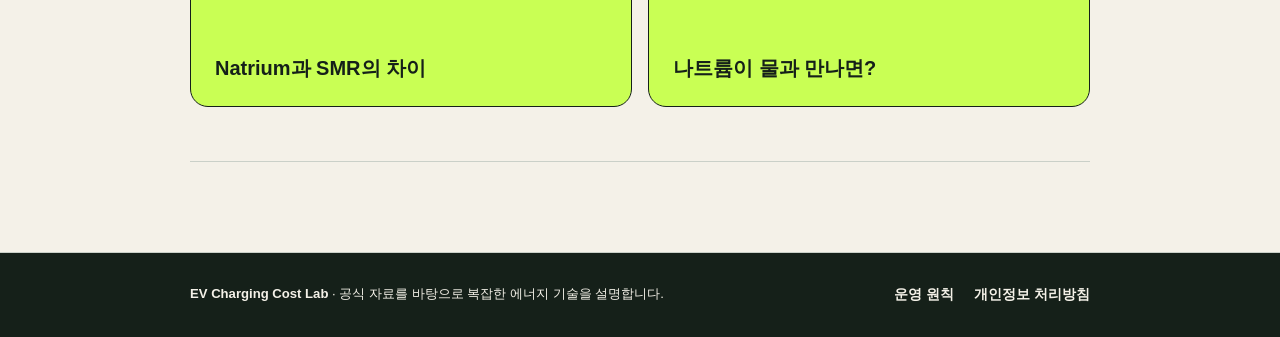
<file: terrapower-natrium-principle/index.html>
<!DOCTYPE html><html lang="ko"><head><meta charSet="utf-8"/><meta name="viewport" content="width=device-width, initial-scale=1"/><link rel="stylesheet" href="/_next/static/css/index.DDWJaBuq.css" data-rsc-css-href="/_next/static/css/index.DDWJaBuq.css" data-precedence="vite-rsc/importer-resources"/><script async="" src="https://www.googletagmanager.com/gtag/js?id=G-1XGH07T3HP"></script><script async="" src="https://pagead2.googlesyndication.com/pagead/js/adsbygoogle.js?client=ca-pub-3056165589405229" crossorigin="anonymous"></script>
<title>테라파워 나트륨 원자로 원리: 냉각재와 열저장 흐름</title><meta name="description" content="테라파워 Natrium 원자로에서 핵분열 열이 액체 나트륨과 용융염 열저장 계통을 거쳐 전기가 되는 과정을 공식 자료로 설명합니다."><meta name="robots" content="index, follow"><meta property="og:title" content="테라파워 나트륨 원자로 원리: 냉각재와 열저장 흐름"><meta property="og:description" content="테라파워 Natrium 원자로에서 핵분열 열이 액체 나트륨과 용융염 열저장 계통을 거쳐 전기가 되는 과정을 공식 자료로 설명합니다."><meta property="og:url" content="https://qordjr2037-ctrl.github.io/terrapower-natrium-principle/"><meta property="og:type" content="article"><meta name="twitter:card" content="summary"><meta name="twitter:title" content="테라파워 나트륨 원자로 원리: 냉각재와 열저장 흐름"><meta name="twitter:description" content="테라파워 Natrium 원자로에서 핵분열 열이 액체 나트륨과 용융염 열저장 계통을 거쳐 전기가 되는 과정을 공식 자료로 설명합니다."><link rel="canonical" href="https://qordjr2037-ctrl.github.io/terrapower-natrium-principle/"><meta name="google-adsense-account" content="ca-pub-3056165589405229"></head><body><header class="site-header"><a href="/" class="site-name">EV Charging Cost Lab</a><nav aria-label="주요 메뉴"><a href="/terrapower-natrium-principle/">Natrium 원리</a><a href="/natrium-smr-difference/">SMR 차이</a><a href="/sodium-water-reaction/">나트륨·물 반응</a><a href="/ev-charging-cost-calculator/">EV cost tool</a><a href="/about/">운영 원칙</a></nav></header><main><header class="guide-hero"><div class="wrap"><p class="kicker">Natrium 작동 원리</p><h1>테라파워 나트륨 원자로 원리</h1><p class="dek">원자로 냉각재인 액체 나트륨과 에너지 저장재인 용융염은 역할이 다릅니다. 열이 이동하는 순서로 보면 설계가 간단해집니다.</p><p class="updated">최종 확인 2026년 8월 18일 · 읽는 시간 약 6분</p></div></header><article class="wrap guide"><section class="answer-box"><p class="kicker">먼저 답</p><h2>원자로의 열을 나트륨이 옮기고, 일부 열은 용융염에 저장한다</h2><p>Natrium은 345MWe 나트륨냉각 고속로와 용융염 기반 열저장 계통을 결합합니다. 액체 나트륨은 노심의 열을 밖으로 운반하고, 용융염 저장 계통은 전달받은 열을 보관했다가 전력 수요가 높을 때 터빈 발전에 사용합니다.</p></section><section><p class="kicker">열의 이동</p><h2>핵분열에서 전기까지 네 단계</h2><ol><li><strong>핵분열:</strong> 원자로 노심에서 열이 발생합니다.</li><li><strong>나트륨 냉각:</strong> 액체 나트륨이 노심의 열을 받아 열교환 계통으로 이동시킵니다.</li><li><strong>열저장:</strong> 전력 수요가 낮을 때 일부 열을 원자로 밖의 용융염 계통에 저장합니다.</li><li><strong>발전:</strong> 즉시 전달된 열과 필요할 때 꺼낸 저장 열로 증기를 만들고 터빈을 돌립니다.</li></ol><aside class="note"><strong>나트륨과 용융염은 같은 물질이 아니다</strong><p>나트륨은 원자로 냉각재이고 용융염은 원자로 밖 에너지 저장 계통의 열저장재입니다. 이름이 비슷해도 위치와 기능이 다릅니다.</p></aside></section><section><p class="kicker">출력</p><h2>345MWe와 500MWe가 함께 적히는 이유</h2><p>미국 에너지부는 Natrium의 원자로 기본 전기 출력을 345MWe로 설명합니다. 열저장 계통을 함께 사용하면 전력 수요가 높은 시간에 시스템 출력을 최대 500MWe까지 높일 수 있습니다. 500MWe 원자로가 따로 있는 것이 아니라 저장한 열이 터빈 발전을 보태는 구조입니다.</p><table><thead><tr><th>숫자</th><th>뜻</th></tr></thead><tbody><tr><td>345MWe</td><td>나트륨냉각 고속로의 기본 전기 출력</td></tr><tr><td>500MWe</td><td>열저장 계통을 활용할 때 목표로 하는 최대 시스템 출력</td></tr><tr><td>2030년</td><td>첫 케머러 발전소의 회사·정부 발표상 완공 목표</td></tr></tbody></table></section><section><p class="kicker">냉각재 선택</p><h2>왜 물 대신 액체 나트륨을 쓰나</h2><p>금속 나트륨은 열전달 성능이 좋고 높은 온도에서도 물보다 낮은 압력으로 운전할 수 있습니다. 이 특성은 고압 수계통과 다른 설계를 가능하게 합니다. 반대로 나트륨은 물·공기와 반응하므로 계통 분리, 누출 감지와 화재 대응이 별도로 필요합니다.</p></section><section class="sources"><p class="kicker">공식 출처</p><h2>원문 확인</h2><ul><li><a class="source-link" href="https://www.terrapower.com/natrium/" target="_blank" rel="noreferrer">TerraPower · Natrium 설계 개요 ↗</a></li><li><a class="source-link" href="https://www.energy.gov/ne/articles/nrc-issues-construction-permit-terrapowers-natrium-advanced-reactor" target="_blank" rel="noreferrer">미국 에너지부 · 345MW와 500MW 제원 ↗</a></li><li><a class="source-link" href="https://www.nrc.gov/node/2156776" target="_blank" rel="noreferrer">미국 NRC · 케머러 1호기 건설 허가 ↗</a></li></ul></section><section class="related"><p class="kicker">이어서 읽기</p><h2>분류와 안전 쟁점</h2><div class="related-grid"><a href="/natrium-smr-difference/"><span>비교</span><strong>Natrium과 SMR의 차이</strong></a><a href="/sodium-water-reaction/"><span>안전</span><strong>나트륨이 물과 만나면?</strong></a></div></section></article></main><!--$--><!--/$--><footer class="site-footer"><div class="wrap footer-inner"><p><strong>EV Charging Cost Lab</strong> · 공식 자료를 바탕으로 복잡한 에너지 기술을 설명합니다.</p><nav aria-label="하단 메뉴"><a href="/about/">운영 원칙</a><a href="/privacy/">개인정보 처리방침</a></nav></div></footer><script>window.dataLayer=window.dataLayer||[];function gtag(){dataLayer.push(arguments)}gtag('js',new Date());gtag('config','G-1XGH07T3HP');</script></body></html>
</file>
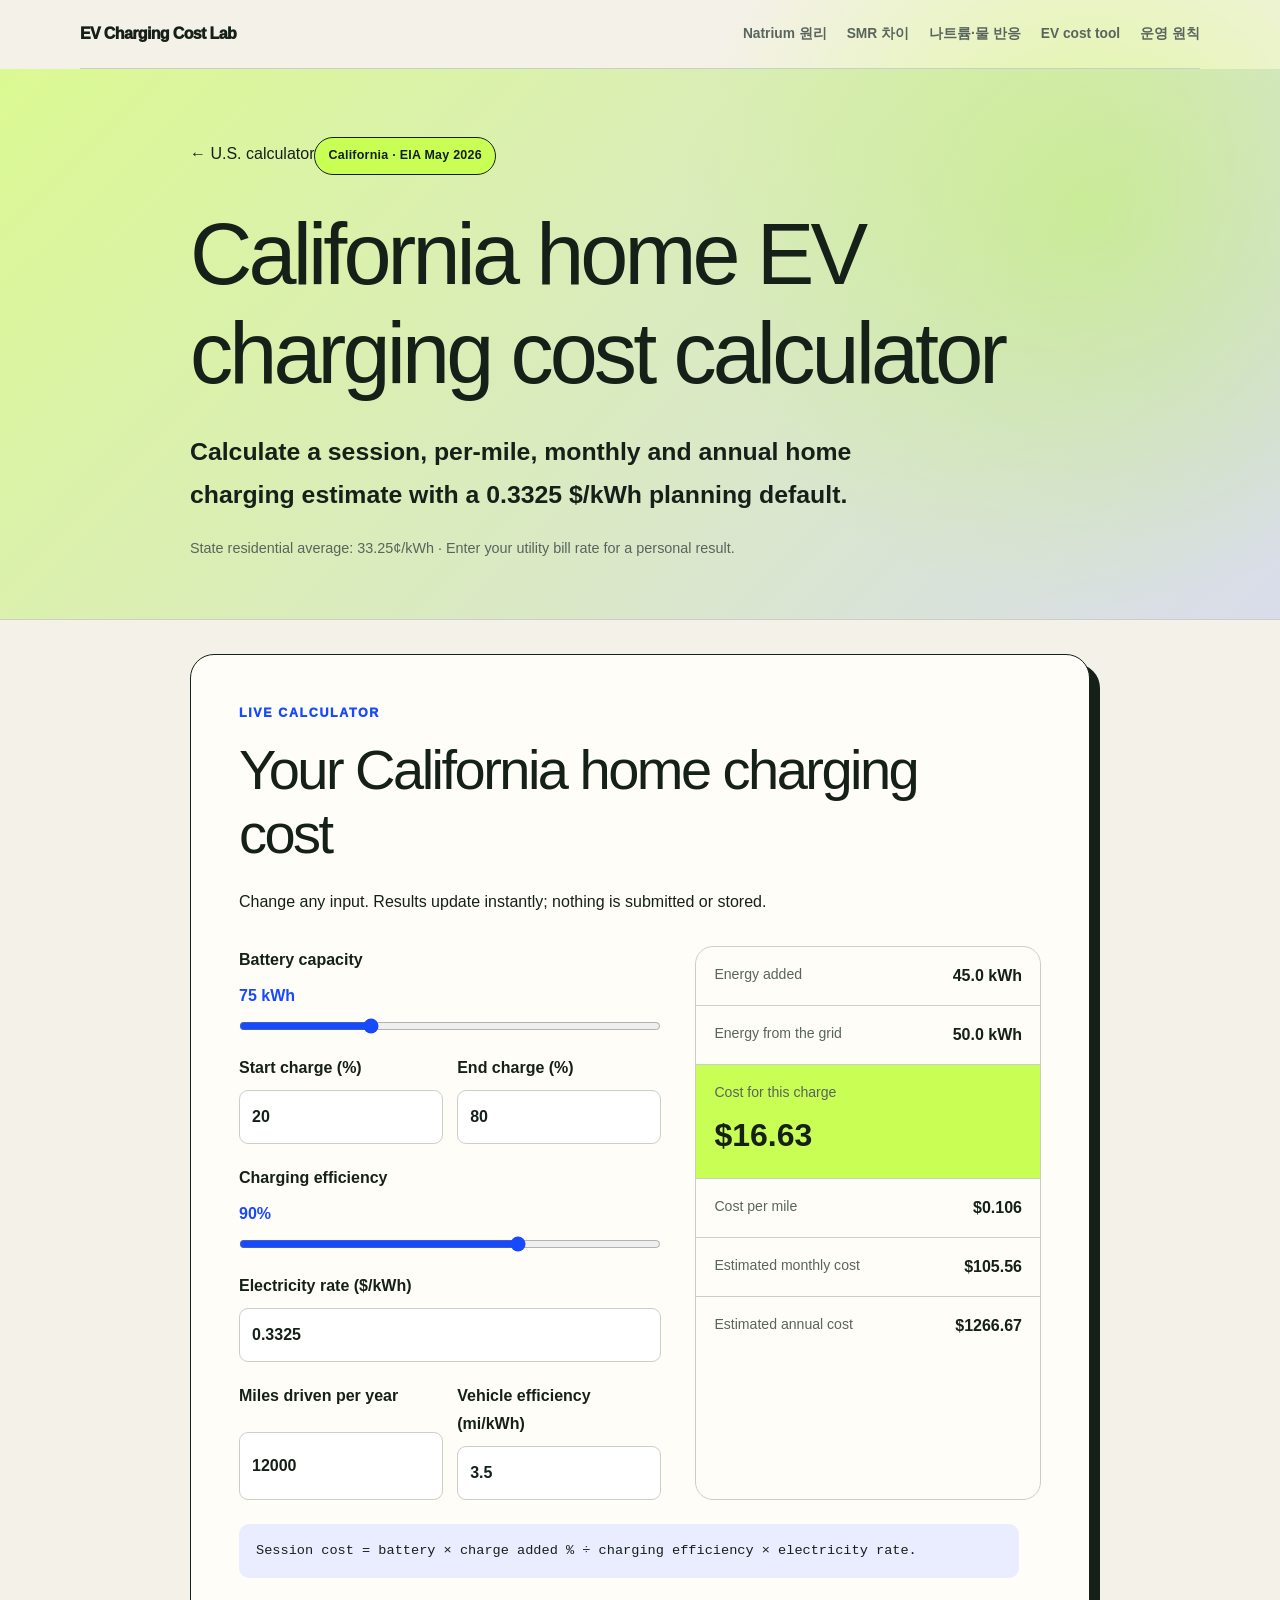
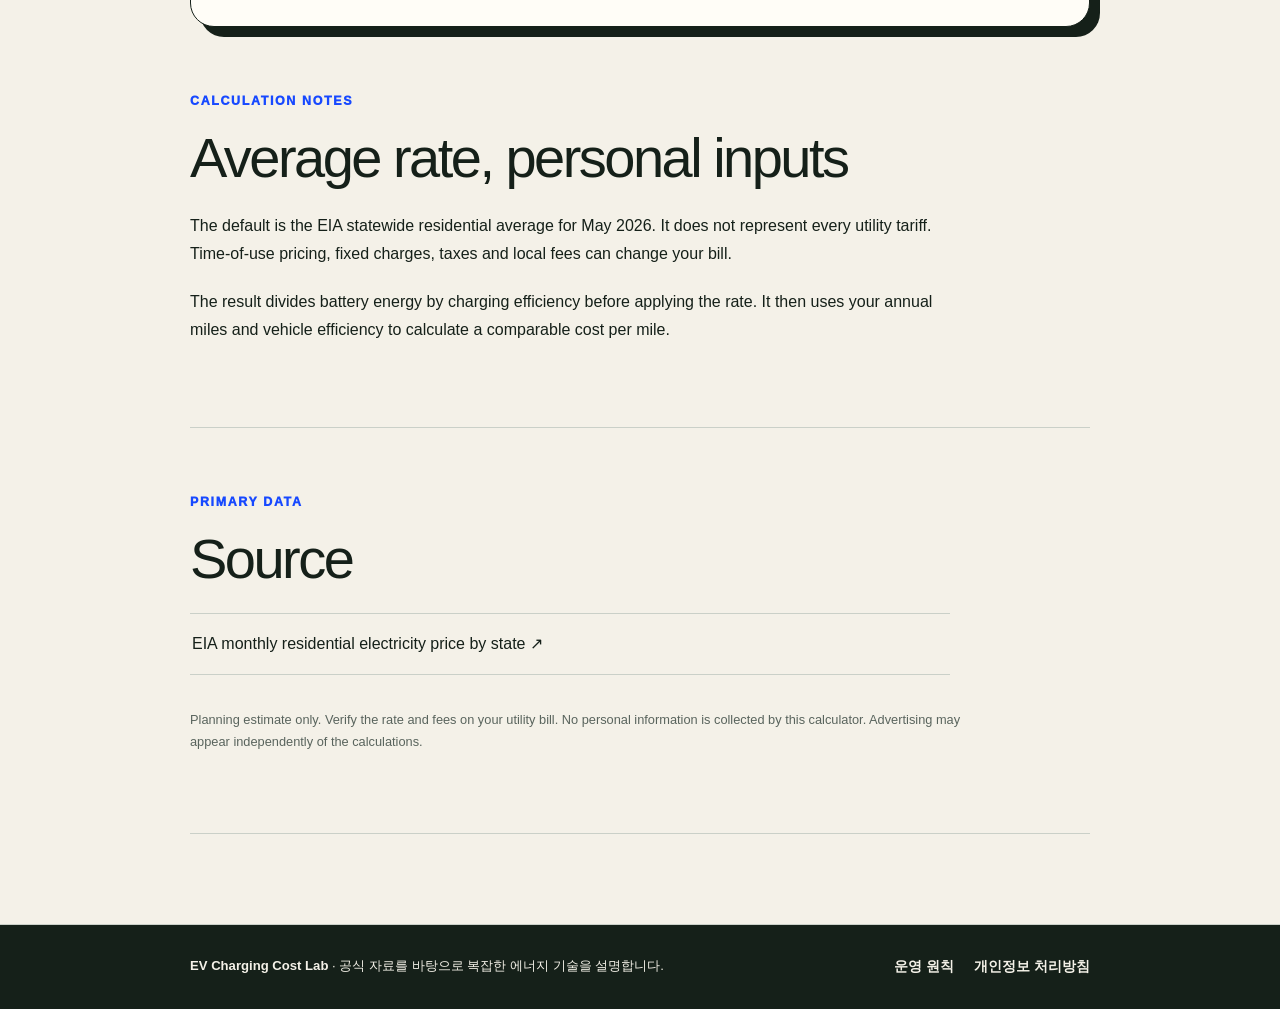
<file: ev-charging-cost-calculator/california/index.html>
<!DOCTYPE html><html lang="ko"><head><meta charSet="utf-8"/><meta name="viewport" content="width=device-width, initial-scale=1"/><link rel="stylesheet" href="/_next/static/css/index.DDWJaBuq.css" data-rsc-css-href="/_next/static/css/index.DDWJaBuq.css" data-precedence="vite-rsc/importer-resources"/><script async="" src="https://www.googletagmanager.com/gtag/js?id=G-1XGH07T3HP"></script><script async="" src="https://pagead2.googlesyndication.com/pagead/js/adsbygoogle.js?client=ca-pub-3056165589405229" crossorigin="anonymous"></script>
<title>California Home EV Charging Cost Calculator — 2026</title><meta name="description" content="Calculate home EV charging cost in California using the May 2026 EIA residential rate or your own utility rate."><meta name="robots" content="index, follow"><meta property="og:title" content="California Home EV Charging Cost Calculator — 2026"><meta property="og:description" content="Calculate home EV charging cost in California using the May 2026 EIA residential rate or your own utility rate."><meta property="og:url" content="https://qordjr2037-ctrl.github.io/ev-charging-cost-calculator/california/"><meta property="og:type" content="website"><meta property="og:locale" content="en_US"><meta name="twitter:card" content="summary"><meta name="twitter:title" content="California Home EV Charging Cost Calculator — 2026"><meta name="twitter:description" content="Calculate home EV charging cost in California using the May 2026 EIA residential rate or your own utility rate."><link rel="canonical" href="https://qordjr2037-ctrl.github.io/ev-charging-cost-calculator/california/"><meta name="google-adsense-account" content="ca-pub-3056165589405229"></head><body><header class="site-header"><a href="/" class="site-name">EV Charging Cost Lab</a><nav aria-label="주요 메뉴"><a href="/terrapower-natrium-principle/">Natrium 원리</a><a href="/natrium-smr-difference/">SMR 차이</a><a href="/sodium-water-reaction/">나트륨·물 반응</a><a href="/ev-charging-cost-calculator/">EV cost tool</a><a href="/about/">운영 원칙</a></nav></header><main lang="en"><header class="guide-hero ev-hero"><div class="wrap"><a href="/ev-charging-cost-calculator/" class="back">← U.S. calculator</a><p class="trend">California<!-- --> · EIA May 2026</p><h1>California<!-- --> home EV charging cost calculator</h1><p class="dek">Calculate a session, per-mile, monthly and annual home charging estimate with a <!-- -->0.3325<!-- --> $/kWh planning default.</p><p class="updated">State residential average: <!-- -->33.25<!-- -->¢/kWh · Enter your utility bill rate for a personal result.</p></div></header><div class="wrap ev-page"><section class="ev-calculator" aria-labelledby="calculator-title"><div class="ev-calculator-head"><p class="kicker">Live calculator</p><h2 id="calculator-title">Your <!-- -->California<!-- --> home charging cost</h2><p>Change any input. Results update instantly; nothing is submitted or stored.</p></div><div class="ev-grid"><div class="ev-inputs"><label>Battery capacity <span>75<!-- --> kWh</span><input type="range" min="20" max="200" step="1" value="75"/></label><div class="ev-pair"><label>Start charge (%)<input type="number" min="0" max="100" value="20"/></label><label>End charge (%)<input type="number" min="0" max="100" value="80"/></label></div><label>Charging efficiency <span>90<!-- -->%</span><input type="range" min="70" max="100" step="1" value="90"/></label><label>Electricity rate ($/kWh)<input type="number" min="0" max="2" step="0.0001" value="0.3325"/></label><div class="ev-pair"><label>Miles driven per year<input type="number" min="0" max="100000" step="100" value="12000"/></label><label>Vehicle efficiency (mi/kWh)<input type="number" min="0.1" max="10" step="0.1" value="3.5"/></label></div></div><div class="ev-results" aria-live="polite"><div><span>Energy added</span><strong>45.0<!-- --> kWh</strong></div><div><span>Energy from the grid</span><strong>50.0<!-- --> kWh</strong></div><div class="ev-primary"><span>Cost for this charge</span><strong>$<!-- -->16.63</strong></div><div><span>Cost per mile</span><strong>$<!-- -->0.106</strong></div><div><span>Estimated monthly cost</span><strong>$<!-- -->105.56</strong></div><div><span>Estimated annual cost</span><strong>$<!-- -->1266.67</strong></div></div></div><p class="ev-formula">Session cost = battery × charge added % ÷ charging efficiency × electricity rate.</p></section><section><p class="kicker">Calculation notes</p><h2>Average rate, personal inputs</h2><p>The default is the EIA statewide residential average for May 2026. It does not represent every utility tariff. Time-of-use pricing, fixed charges, taxes and local fees can change your bill.</p><p>The result divides battery energy by charging efficiency before applying the rate. It then uses your annual miles and vehicle efficiency to calculate a comparable cost per mile.</p></section><section class="sources"><p class="kicker">Primary data</p><h2>Source</h2><ul><li><a href="https://www.eia.gov/electricity/monthly/epm_table_grapher.php?t=epmt_5_6_a" target="_blank" rel="noreferrer">EIA monthly residential electricity price by state ↗</a></li></ul><p class="disclosure">Planning estimate only. Verify the rate and fees on your utility bill. No personal information is collected by this calculator. Advertising may appear independently of the calculations.</p></section></div></main><!--$--><!--/$--><footer class="site-footer"><div class="wrap footer-inner"><p><strong>EV Charging Cost Lab</strong> · 공식 자료를 바탕으로 복잡한 에너지 기술을 설명합니다.</p><nav aria-label="하단 메뉴"><a href="/about/">운영 원칙</a><a href="/privacy/">개인정보 처리방침</a></nav></div></footer><script>window.dataLayer=window.dataLayer||[];function gtag(){dataLayer.push(arguments)}gtag('js',new Date());gtag('config','G-1XGH07T3HP');</script><script src="/ev-calculator.js" defer></script></body></html>
</file>
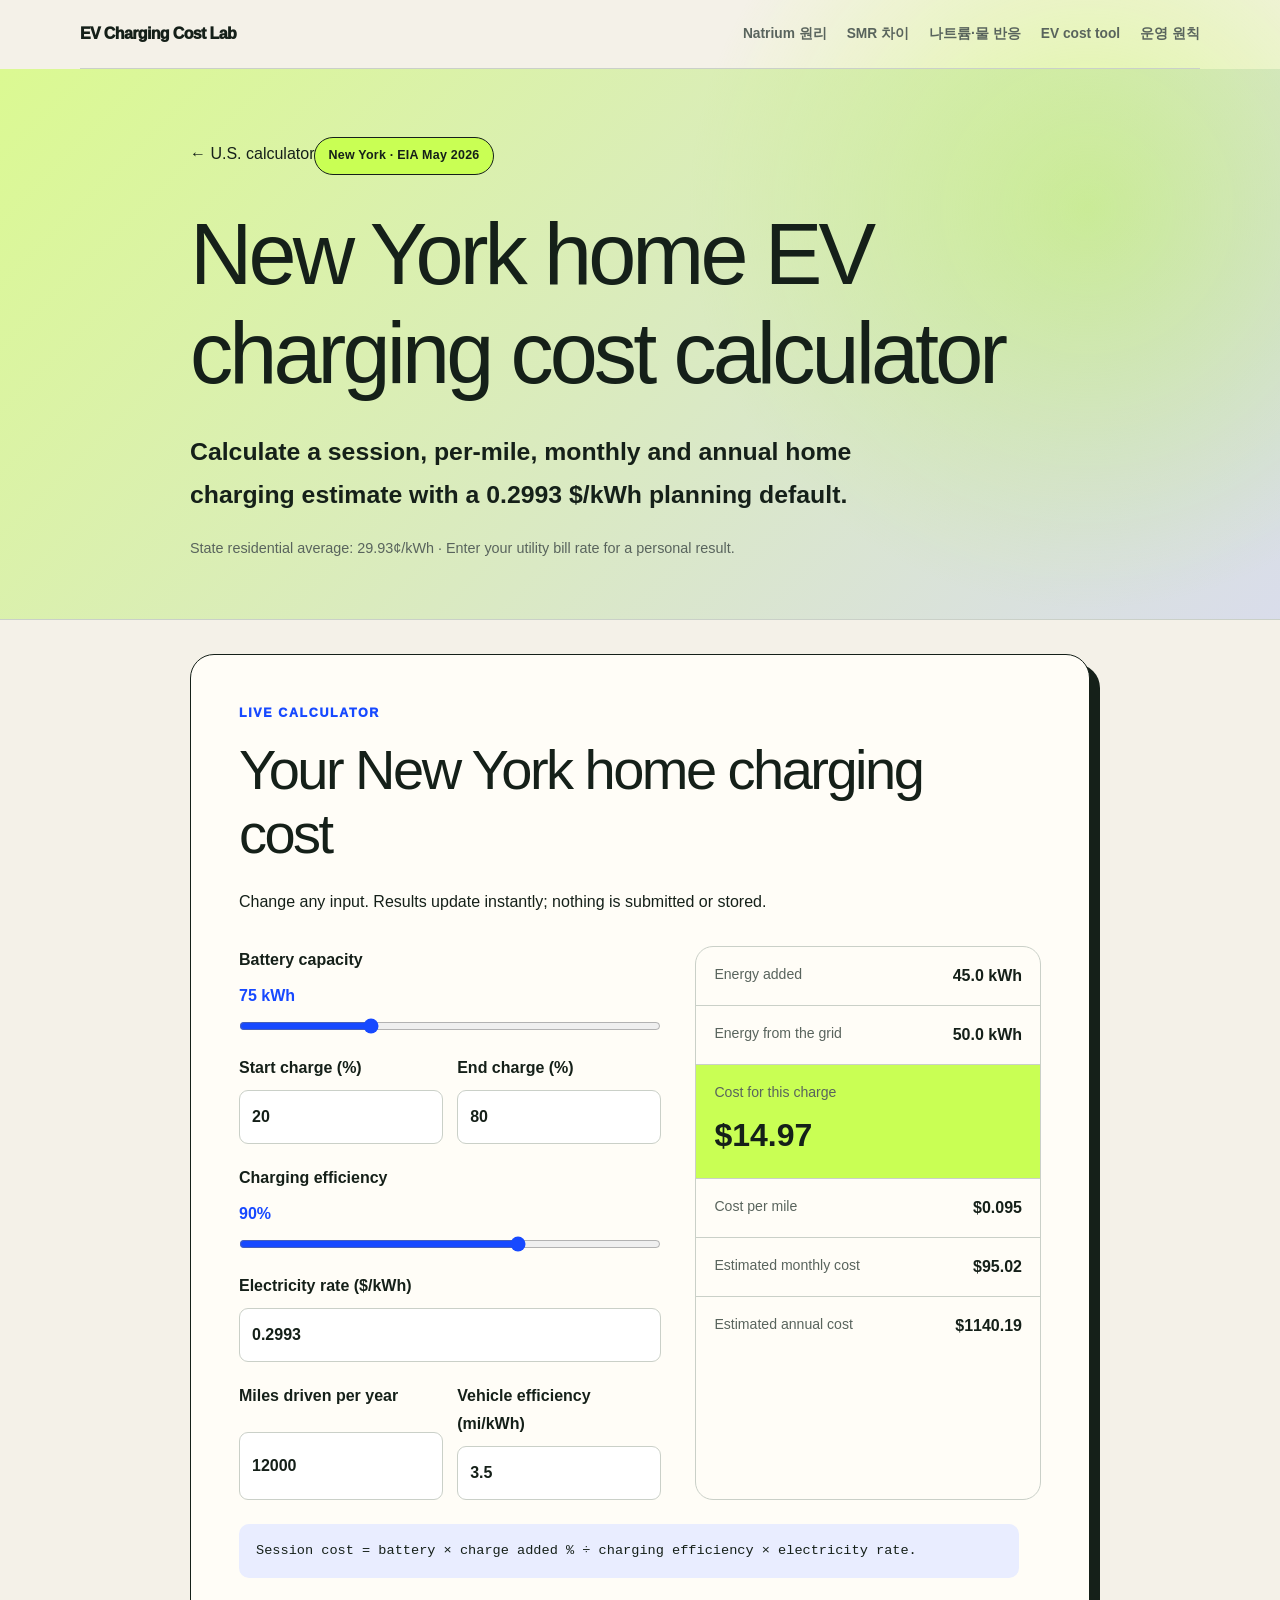
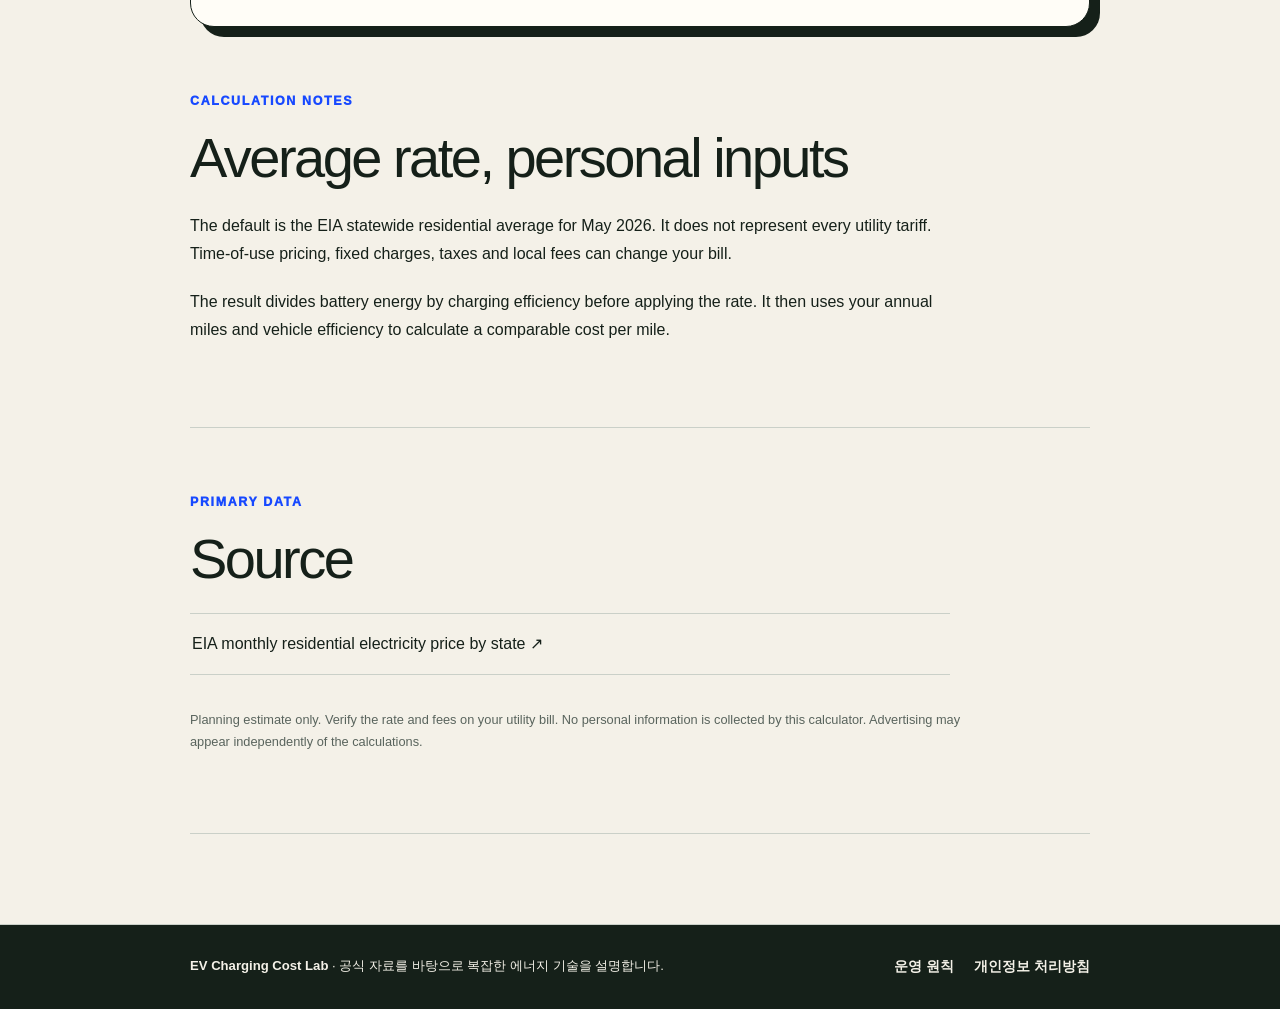
<file: ev-charging-cost-calculator/new-york/index.html>
<!DOCTYPE html><html lang="ko"><head><meta charSet="utf-8"/><meta name="viewport" content="width=device-width, initial-scale=1"/><link rel="stylesheet" href="/_next/static/css/index.DDWJaBuq.css" data-rsc-css-href="/_next/static/css/index.DDWJaBuq.css" data-precedence="vite-rsc/importer-resources"/><script async="" src="https://www.googletagmanager.com/gtag/js?id=G-1XGH07T3HP"></script><script async="" src="https://pagead2.googlesyndication.com/pagead/js/adsbygoogle.js?client=ca-pub-3056165589405229" crossorigin="anonymous"></script>
<title>New York Home EV Charging Cost Calculator — 2026</title><meta name="description" content="Calculate home EV charging cost in New York using the May 2026 EIA residential rate or your own utility rate."><meta name="robots" content="index, follow"><meta property="og:title" content="New York Home EV Charging Cost Calculator — 2026"><meta property="og:description" content="Calculate home EV charging cost in New York using the May 2026 EIA residential rate or your own utility rate."><meta property="og:url" content="https://qordjr2037-ctrl.github.io/ev-charging-cost-calculator/new-york/"><meta property="og:type" content="website"><meta property="og:locale" content="en_US"><meta name="twitter:card" content="summary"><meta name="twitter:title" content="New York Home EV Charging Cost Calculator — 2026"><meta name="twitter:description" content="Calculate home EV charging cost in New York using the May 2026 EIA residential rate or your own utility rate."><link rel="canonical" href="https://qordjr2037-ctrl.github.io/ev-charging-cost-calculator/new-york/"><meta name="google-adsense-account" content="ca-pub-3056165589405229"></head><body><header class="site-header"><a href="/" class="site-name">EV Charging Cost Lab</a><nav aria-label="주요 메뉴"><a href="/terrapower-natrium-principle/">Natrium 원리</a><a href="/natrium-smr-difference/">SMR 차이</a><a href="/sodium-water-reaction/">나트륨·물 반응</a><a href="/ev-charging-cost-calculator/">EV cost tool</a><a href="/about/">운영 원칙</a></nav></header><main lang="en"><header class="guide-hero ev-hero"><div class="wrap"><a href="/ev-charging-cost-calculator/" class="back">← U.S. calculator</a><p class="trend">New York<!-- --> · EIA May 2026</p><h1>New York<!-- --> home EV charging cost calculator</h1><p class="dek">Calculate a session, per-mile, monthly and annual home charging estimate with a <!-- -->0.2993<!-- --> $/kWh planning default.</p><p class="updated">State residential average: <!-- -->29.93<!-- -->¢/kWh · Enter your utility bill rate for a personal result.</p></div></header><div class="wrap ev-page"><section class="ev-calculator" aria-labelledby="calculator-title"><div class="ev-calculator-head"><p class="kicker">Live calculator</p><h2 id="calculator-title">Your <!-- -->New York<!-- --> home charging cost</h2><p>Change any input. Results update instantly; nothing is submitted or stored.</p></div><div class="ev-grid"><div class="ev-inputs"><label>Battery capacity <span>75<!-- --> kWh</span><input type="range" min="20" max="200" step="1" value="75"/></label><div class="ev-pair"><label>Start charge (%)<input type="number" min="0" max="100" value="20"/></label><label>End charge (%)<input type="number" min="0" max="100" value="80"/></label></div><label>Charging efficiency <span>90<!-- -->%</span><input type="range" min="70" max="100" step="1" value="90"/></label><label>Electricity rate ($/kWh)<input type="number" min="0" max="2" step="0.0001" value="0.2993"/></label><div class="ev-pair"><label>Miles driven per year<input type="number" min="0" max="100000" step="100" value="12000"/></label><label>Vehicle efficiency (mi/kWh)<input type="number" min="0.1" max="10" step="0.1" value="3.5"/></label></div></div><div class="ev-results" aria-live="polite"><div><span>Energy added</span><strong>45.0<!-- --> kWh</strong></div><div><span>Energy from the grid</span><strong>50.0<!-- --> kWh</strong></div><div class="ev-primary"><span>Cost for this charge</span><strong>$<!-- -->14.97</strong></div><div><span>Cost per mile</span><strong>$<!-- -->0.095</strong></div><div><span>Estimated monthly cost</span><strong>$<!-- -->95.02</strong></div><div><span>Estimated annual cost</span><strong>$<!-- -->1140.19</strong></div></div></div><p class="ev-formula">Session cost = battery × charge added % ÷ charging efficiency × electricity rate.</p></section><section><p class="kicker">Calculation notes</p><h2>Average rate, personal inputs</h2><p>The default is the EIA statewide residential average for May 2026. It does not represent every utility tariff. Time-of-use pricing, fixed charges, taxes and local fees can change your bill.</p><p>The result divides battery energy by charging efficiency before applying the rate. It then uses your annual miles and vehicle efficiency to calculate a comparable cost per mile.</p></section><section class="sources"><p class="kicker">Primary data</p><h2>Source</h2><ul><li><a href="https://www.eia.gov/electricity/monthly/epm_table_grapher.php?t=epmt_5_6_a" target="_blank" rel="noreferrer">EIA monthly residential electricity price by state ↗</a></li></ul><p class="disclosure">Planning estimate only. Verify the rate and fees on your utility bill. No personal information is collected by this calculator. Advertising may appear independently of the calculations.</p></section></div></main><!--$--><!--/$--><footer class="site-footer"><div class="wrap footer-inner"><p><strong>EV Charging Cost Lab</strong> · 공식 자료를 바탕으로 복잡한 에너지 기술을 설명합니다.</p><nav aria-label="하단 메뉴"><a href="/about/">운영 원칙</a><a href="/privacy/">개인정보 처리방침</a></nav></div></footer><script>window.dataLayer=window.dataLayer||[];function gtag(){dataLayer.push(arguments)}gtag('js',new Date());gtag('config','G-1XGH07T3HP');</script><script src="/ev-calculator.js" defer></script></body></html>
</file>
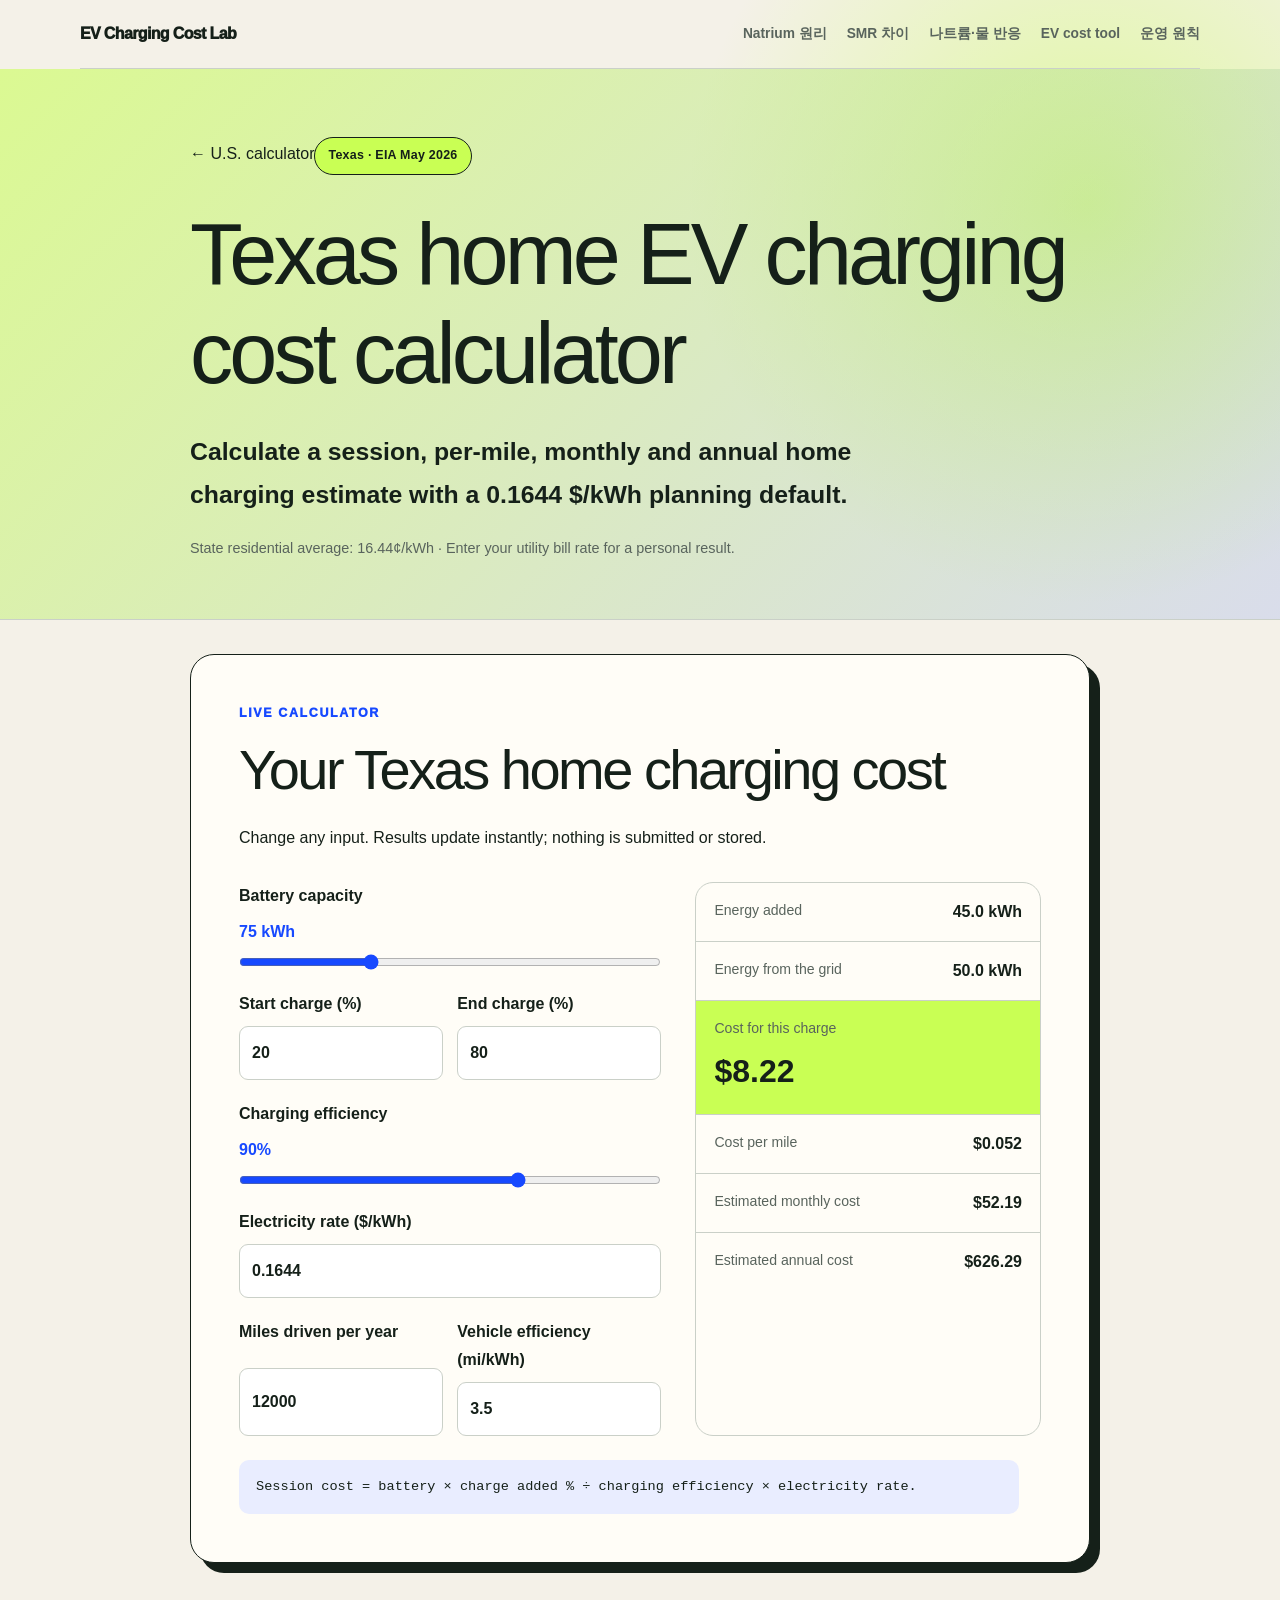
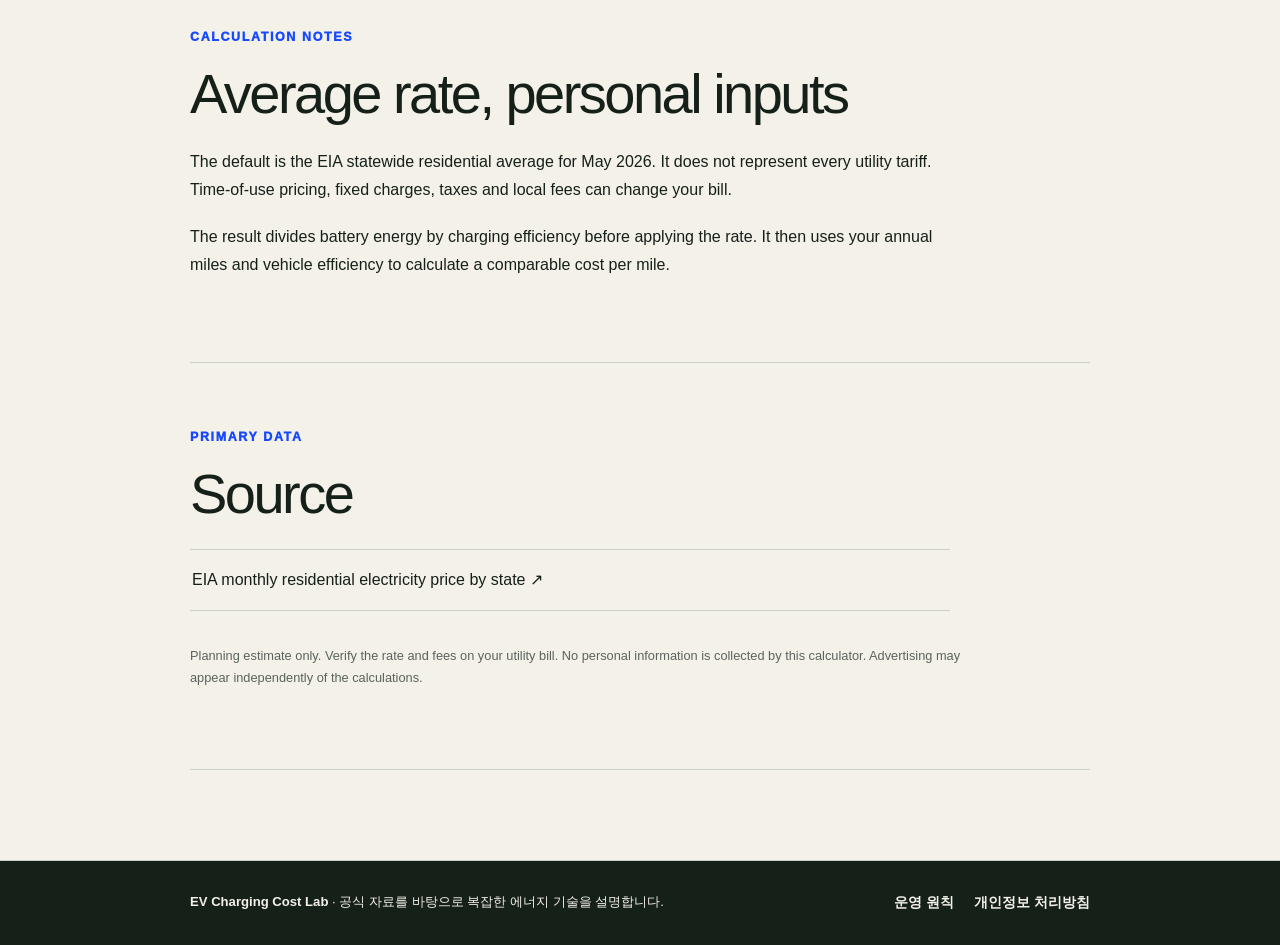
<file: ev-charging-cost-calculator/texas/index.html>
<!DOCTYPE html><html lang="ko"><head><meta charSet="utf-8"/><meta name="viewport" content="width=device-width, initial-scale=1"/><link rel="stylesheet" href="/_next/static/css/index.DDWJaBuq.css" data-rsc-css-href="/_next/static/css/index.DDWJaBuq.css" data-precedence="vite-rsc/importer-resources"/><script async="" src="https://www.googletagmanager.com/gtag/js?id=G-1XGH07T3HP"></script><script async="" src="https://pagead2.googlesyndication.com/pagead/js/adsbygoogle.js?client=ca-pub-3056165589405229" crossorigin="anonymous"></script>
<title>Texas Home EV Charging Cost Calculator — 2026</title><meta name="description" content="Calculate home EV charging cost in Texas using the May 2026 EIA residential rate or your own utility rate."><meta name="robots" content="index, follow"><meta property="og:title" content="Texas Home EV Charging Cost Calculator — 2026"><meta property="og:description" content="Calculate home EV charging cost in Texas using the May 2026 EIA residential rate or your own utility rate."><meta property="og:url" content="https://qordjr2037-ctrl.github.io/ev-charging-cost-calculator/texas/"><meta property="og:type" content="website"><meta property="og:locale" content="en_US"><meta name="twitter:card" content="summary"><meta name="twitter:title" content="Texas Home EV Charging Cost Calculator — 2026"><meta name="twitter:description" content="Calculate home EV charging cost in Texas using the May 2026 EIA residential rate or your own utility rate."><link rel="canonical" href="https://qordjr2037-ctrl.github.io/ev-charging-cost-calculator/texas/"><meta name="google-adsense-account" content="ca-pub-3056165589405229"></head><body><header class="site-header"><a href="/" class="site-name">EV Charging Cost Lab</a><nav aria-label="주요 메뉴"><a href="/terrapower-natrium-principle/">Natrium 원리</a><a href="/natrium-smr-difference/">SMR 차이</a><a href="/sodium-water-reaction/">나트륨·물 반응</a><a href="/ev-charging-cost-calculator/">EV cost tool</a><a href="/about/">운영 원칙</a></nav></header><main lang="en"><header class="guide-hero ev-hero"><div class="wrap"><a href="/ev-charging-cost-calculator/" class="back">← U.S. calculator</a><p class="trend">Texas<!-- --> · EIA May 2026</p><h1>Texas<!-- --> home EV charging cost calculator</h1><p class="dek">Calculate a session, per-mile, monthly and annual home charging estimate with a <!-- -->0.1644<!-- --> $/kWh planning default.</p><p class="updated">State residential average: <!-- -->16.44<!-- -->¢/kWh · Enter your utility bill rate for a personal result.</p></div></header><div class="wrap ev-page"><section class="ev-calculator" aria-labelledby="calculator-title"><div class="ev-calculator-head"><p class="kicker">Live calculator</p><h2 id="calculator-title">Your <!-- -->Texas<!-- --> home charging cost</h2><p>Change any input. Results update instantly; nothing is submitted or stored.</p></div><div class="ev-grid"><div class="ev-inputs"><label>Battery capacity <span>75<!-- --> kWh</span><input type="range" min="20" max="200" step="1" value="75"/></label><div class="ev-pair"><label>Start charge (%)<input type="number" min="0" max="100" value="20"/></label><label>End charge (%)<input type="number" min="0" max="100" value="80"/></label></div><label>Charging efficiency <span>90<!-- -->%</span><input type="range" min="70" max="100" step="1" value="90"/></label><label>Electricity rate ($/kWh)<input type="number" min="0" max="2" step="0.0001" value="0.1644"/></label><div class="ev-pair"><label>Miles driven per year<input type="number" min="0" max="100000" step="100" value="12000"/></label><label>Vehicle efficiency (mi/kWh)<input type="number" min="0.1" max="10" step="0.1" value="3.5"/></label></div></div><div class="ev-results" aria-live="polite"><div><span>Energy added</span><strong>45.0<!-- --> kWh</strong></div><div><span>Energy from the grid</span><strong>50.0<!-- --> kWh</strong></div><div class="ev-primary"><span>Cost for this charge</span><strong>$<!-- -->8.22</strong></div><div><span>Cost per mile</span><strong>$<!-- -->0.052</strong></div><div><span>Estimated monthly cost</span><strong>$<!-- -->52.19</strong></div><div><span>Estimated annual cost</span><strong>$<!-- -->626.29</strong></div></div></div><p class="ev-formula">Session cost = battery × charge added % ÷ charging efficiency × electricity rate.</p></section><section><p class="kicker">Calculation notes</p><h2>Average rate, personal inputs</h2><p>The default is the EIA statewide residential average for May 2026. It does not represent every utility tariff. Time-of-use pricing, fixed charges, taxes and local fees can change your bill.</p><p>The result divides battery energy by charging efficiency before applying the rate. It then uses your annual miles and vehicle efficiency to calculate a comparable cost per mile.</p></section><section class="sources"><p class="kicker">Primary data</p><h2>Source</h2><ul><li><a href="https://www.eia.gov/electricity/monthly/epm_table_grapher.php?t=epmt_5_6_a" target="_blank" rel="noreferrer">EIA monthly residential electricity price by state ↗</a></li></ul><p class="disclosure">Planning estimate only. Verify the rate and fees on your utility bill. No personal information is collected by this calculator. Advertising may appear independently of the calculations.</p></section></div></main><!--$--><!--/$--><footer class="site-footer"><div class="wrap footer-inner"><p><strong>EV Charging Cost Lab</strong> · 공식 자료를 바탕으로 복잡한 에너지 기술을 설명합니다.</p><nav aria-label="하단 메뉴"><a href="/about/">운영 원칙</a><a href="/privacy/">개인정보 처리방침</a></nav></div></footer><script>window.dataLayer=window.dataLayer||[];function gtag(){dataLayer.push(arguments)}gtag('js',new Date());gtag('config','G-1XGH07T3HP');</script><script src="/ev-calculator.js" defer></script></body></html>
</file>
<file: _next/static/css/index.DDWJaBuq.css>
/*! tailwindcss v4.2.1 | MIT License | https://tailwindcss.com */
@layer theme{:root,:host{--font-sans:ui-sans-serif, system-ui, sans-serif, "Apple Color Emoji", "Segoe UI Emoji", "Segoe UI Symbol", "Noto Color Emoji";--font-mono:ui-monospace, SFMono-Regular, Menlo, Monaco, Consolas, "Liberation Mono", "Courier New", monospace;--spacing:.25rem;--default-font-family:var(--font-sans);--default-mono-font-family:var(--font-mono)}}@layer base{*,:after,:before{box-sizing:border-box;border:0 solid;margin:0;padding:0}::backdrop{box-sizing:border-box;border:0 solid;margin:0;padding:0}::file-selector-button{box-sizing:border-box;border:0 solid;margin:0;padding:0}html,:host{-webkit-text-size-adjust:100%;tab-size:4;line-height:1.5;font-family:var(--default-font-family,ui-sans-serif, system-ui, sans-serif, "Apple Color Emoji", "Segoe UI Emoji", "Segoe UI Symbol", "Noto Color Emoji");font-feature-settings:var(--default-font-feature-settings,normal);font-variation-settings:var(--default-font-variation-settings,normal);-webkit-tap-highlight-color:transparent}hr{height:0;color:inherit;border-top-width:1px}abbr:where([title]){-webkit-text-decoration:underline dotted;text-decoration:underline dotted}h1,h2,h3,h4,h5,h6{font-size:inherit;font-weight:inherit}a{color:inherit;-webkit-text-decoration:inherit;-webkit-text-decoration:inherit;-webkit-text-decoration:inherit;-webkit-text-decoration:inherit;text-decoration:inherit}b,strong{font-weight:bolder}code,kbd,samp,pre{font-family:var(--default-mono-font-family,ui-monospace, SFMono-Regular, Menlo, Monaco, Consolas, "Liberation Mono", "Courier New", monospace);font-feature-settings:var(--default-mono-font-feature-settings,normal);font-variation-settings:var(--default-mono-font-variation-settings,normal);font-size:1em}small{font-size:80%}sub,sup{vertical-align:baseline;font-size:75%;line-height:0;position:relative}sub{bottom:-.25em}sup{top:-.5em}table{text-indent:0;border-color:inherit;border-collapse:collapse}:-moz-focusring{outline:auto}progress{vertical-align:baseline}summary{display:list-item}ol,ul,menu{list-style:none}img,svg,video,canvas,audio,iframe,embed,object{vertical-align:middle;display:block}img,video{max-width:100%;height:auto}button,input,select,optgroup,textarea{font:inherit;font-feature-settings:inherit;font-variation-settings:inherit;letter-spacing:inherit;color:inherit;opacity:1;background-color:#0000;border-radius:0}::file-selector-button{font:inherit;font-feature-settings:inherit;font-variation-settings:inherit;letter-spacing:inherit;color:inherit;opacity:1;background-color:#0000;border-radius:0}:where(select:is([multiple],[size])) optgroup{font-weight:bolder}:where(select:is([multiple],[size])) optgroup option{padding-inline-start:20px}::file-selector-button{margin-inline-end:4px}::placeholder{opacity:1}@supports (not ((-webkit-appearance:-apple-pay-button))) or (contain-intrinsic-size:1px){::placeholder{color:currentColor}@supports (color:color-mix(in lab, red, red)){::placeholder{color:color-mix(in oklab, currentcolor 50%, transparent)}}}textarea{resize:vertical}::-webkit-search-decoration{-webkit-appearance:none}::-webkit-date-and-time-value{min-height:1lh;text-align:inherit}::-webkit-datetime-edit{display:inline-flex}::-webkit-datetime-edit-fields-wrapper{padding:0}::-webkit-datetime-edit{padding-block:0}::-webkit-datetime-edit-year-field{padding-block:0}::-webkit-datetime-edit-month-field{padding-block:0}::-webkit-datetime-edit-day-field{padding-block:0}::-webkit-datetime-edit-hour-field{padding-block:0}::-webkit-datetime-edit-minute-field{padding-block:0}::-webkit-datetime-edit-second-field{padding-block:0}::-webkit-datetime-edit-millisecond-field{padding-block:0}::-webkit-datetime-edit-meridiem-field{padding-block:0}::-webkit-calendar-picker-indicator{line-height:1}:-moz-ui-invalid{box-shadow:none}button,input:where([type=button],[type=reset],[type=submit]){-webkit-appearance:button;appearance:button}::file-selector-button{-webkit-appearance:button;appearance:button}::-webkit-inner-spin-button{height:auto}::-webkit-outer-spin-button{height:auto}[hidden]:where(:not([hidden=until-found])){display:none!important}}@layer components;@layer utilities{.fixed{position:fixed}.relative{position:relative}.static{position:static}.start{inset-inline-start:var(--spacing)}.end{inset-inline-end:var(--spacing)}.grid{display:grid}.hidden{display:none}.table{display:table}}:root{--ink:#152019;--paper:#f4f1e8;--card:#fffdf7;--lime:#c9ff54;--blue:#1749ff;--muted:#59645d;--line:#cad0c8}*{box-sizing:border-box}html{background:var(--paper);scroll-behavior:smooth}body{color:var(--ink);background:radial-gradient(circle at 85% 8%, #c9ff5480, transparent 25rem), var(--paper);word-break:keep-all;margin:0;font-family:Pretendard,Noto Sans KR,Malgun Gothic,sans-serif;line-height:1.75}a{color:inherit}.wrap{width:min(900px,100% - 36px);margin:0 auto}.site-header{z-index:2;border-bottom:1px solid var(--line);justify-content:space-between;align-items:center;gap:24px;width:min(1120px,100% - 36px);margin:0 auto;padding:20px 0;display:flex;position:relative}.site-name{letter-spacing:-.04em;font-weight:950;text-decoration:none}.site-header nav,.site-footer nav{gap:20px;display:flex}.site-header nav a,.site-footer nav a{color:var(--muted);text-underline-offset:4px;font-size:.86rem;font-weight:750}.hero{border-bottom:1px solid var(--line);padding:82px 0 64px}.trend{border:1px solid var(--ink);background:var(--lime);letter-spacing:.02em;border-radius:999px;margin:0 0 30px;padding:7px 13px;font-size:.78rem;font-weight:900;display:inline-block}h1,h2,h3{letter-spacing:-.045em;line-height:1.15}h1{max-width:760px;margin:0;font-size:clamp(3.5rem,10vw,7.8rem)}h2{margin:0 0 22px;font-size:clamp(2rem,5vw,3.5rem)}h3{margin:10px 0 8px;font-size:1.35rem}p{margin:0 0 1.2em}.dek{max-width:720px;margin:26px 0 20px;font-size:clamp(1.15rem,2.5vw,1.55rem);font-weight:650}.updated{color:var(--muted);font-size:.9rem}.article{padding:0 0 90px}.article>section{border-bottom:1px solid var(--line);padding:72px 0}.article>section>p:not(.kicker){max-width:760px;font-size:1.08rem}.summary{background:var(--card);box-shadow:10px 10px 0 var(--ink);border-radius:22px;margin-top:34px;border:1px solid var(--ink)!important;padding:clamp(28px,6vw,56px)!important}.summary p:last-child{margin-bottom:0}.kicker{color:var(--blue);letter-spacing:.13em;text-transform:uppercase;margin:0 0 13px;font-size:.78rem;font-weight:950}.facts{border:1px solid var(--ink);background:var(--ink);grid-template-columns:repeat(4,1fr);gap:0;margin:34px 0 0;padding:0;list-style:none;display:grid}.facts li{background:var(--lime);border-right:1px solid var(--ink);padding:24px 20px}.facts li:last-child{border:0}.facts strong,.facts span{display:block}.facts strong{letter-spacing:-.04em;font-size:1.55rem}.facts span{margin-top:5px;font-size:.79rem;line-height:1.4}.compare{grid-template-columns:repeat(3,1fr);gap:16px;margin-top:34px;display:grid}.compare>div{border:1px solid var(--line);background:var(--card);border-radius:18px;min-height:220px;padding:26px}.number{color:var(--blue);font-variant-numeric:tabular-nums;font-weight:950}.compare p{color:var(--muted);font-size:.96rem}.note{border-left:7px solid var(--blue);background:#e9edff;max-width:760px;margin-top:28px;padding:24px 26px}.note strong{font-size:1.12rem}.note p{margin:8px 0 0}.timeline{border-top:1px solid var(--ink);max-width:760px;margin-top:32px}.timeline div{border-bottom:1px solid var(--line);grid-template-columns:110px 1fr;gap:20px;padding:20px 0;display:grid}.timeline time{color:var(--blue);font-weight:950}.timeline p{margin:0}.faq details{border-top:1px solid var(--ink);max-width:760px}.faq details:last-child{border-bottom:1px solid var(--ink)}.faq summary{cursor:pointer;padding:20px 4px;font-weight:850}.faq details p{color:var(--muted);padding:0 4px 18px}.sources ul{max-width:760px;margin:0;padding:0;list-style:none}.sources li{border-top:1px solid var(--line)}.sources li:last-child{border-bottom:1px solid var(--line)}.sources a{text-underline-offset:4px;padding:16px 2px;text-decoration-thickness:1px;display:block}.related-grid{grid-template-columns:1fr 1fr;gap:16px;display:grid}.related-grid a{border:1px solid var(--ink);background:var(--lime);border-radius:18px;gap:10px;min-height:150px;padding:24px;text-decoration:none;display:grid}.related-grid span{color:var(--blue);font-size:.78rem;font-weight:900}.related-grid strong{align-self:end;font-size:1.25rem;line-height:1.35}.disclosure{color:var(--muted);padding:34px 0 0;font-size:.8rem}.guide-hero{border-bottom:1px solid var(--line);padding:68px 0 40px}.guide-hero h1{max-width:850px;font-size:clamp(2.7rem,7vw,5.4rem)}.guide{padding-bottom:90px}.guide>section{border-bottom:1px solid var(--line);padding:54px 0}.guide>section>p,.guide>section>ul{max-width:760px;font-size:1.05rem}.guide ul{padding-left:1.35em}.guide li{margin-bottom:.7em}.guide table{border-collapse:collapse;background:var(--card);width:100%;margin-top:28px}.guide th,.guide td{border:1px solid var(--line);text-align:left;vertical-align:top;padding:16px}.guide th{background:var(--lime)}.answer-box{background:var(--card);box-shadow:7px 7px 0 var(--ink);border-radius:18px;border:1px solid var(--ink)!important;padding:28px!important}.answer-box h2{font-size:clamp(1.65rem,4vw,2.4rem)}.source-link{text-underline-offset:4px;font-weight:800}.site-footer{border-top:1px solid var(--line);background:var(--ink);color:var(--paper)}.footer-inner{justify-content:space-between;gap:24px;padding:30px 0;display:flex}.site-footer p{margin:0;font-size:.82rem}.site-footer nav a{color:var(--paper)}.ev-hero{background:linear-gradient(135deg,#c9ff5494,#1749ff1f)}.ev-hero h1{max-width:980px}.ev-page{padding-bottom:90px}.ev-page>section{border-bottom:1px solid var(--line);padding:64px 0}.ev-page>section>p{max-width:780px}.ev-calculator{background:var(--card);box-shadow:10px 10px 0 var(--ink);border-radius:24px;margin-top:34px;border:1px solid var(--ink)!important;padding:clamp(24px,5vw,48px)!important}.ev-calculator-head{max-width:720px}.ev-grid{grid-template-columns:1.1fr .9fr;gap:34px;margin-top:30px;display:grid}.ev-inputs{gap:20px;display:grid}.ev-inputs label{gap:8px;font-weight:850;display:grid}.ev-inputs label>span{color:var(--blue);font-variant-numeric:tabular-nums}.ev-inputs input[type=number]{border:1px solid var(--line);width:100%;color:var(--ink);font:inherit;background:#fff;border-radius:9px;padding:12px}.ev-inputs input[type=range]{width:100%;accent-color:var(--blue)}.ev-pair{grid-template-columns:1fr 1fr;gap:14px;display:grid}.ev-results{border:1px solid var(--line);border-radius:18px;align-content:start;display:grid;overflow:hidden}.ev-results div{border-bottom:1px solid var(--line);justify-content:space-between;gap:16px;padding:15px 18px;display:flex}.ev-results div:last-child{border-bottom:0}.ev-results span{color:var(--muted);font-size:.88rem}.ev-results strong{font-variant-numeric:tabular-nums}.ev-results .ev-primary{background:var(--lime);gap:2px;display:grid}.ev-results .ev-primary strong{font-size:2rem}.ev-formula{background:#e9edff;border-radius:10px;padding:15px 17px;font-family:ui-monospace,SFMono-Regular,Consolas,monospace;font-size:.85rem;margin:24px 0 0!important}@media (max-width:720px){.site-header{align-items:flex-start}.site-header nav{flex-wrap:wrap;justify-content:flex-end;gap:10px}.hero{padding-top:48px}.article>section{padding:52px 0}.facts,.compare,.related-grid{grid-template-columns:1fr 1fr}.facts li:nth-child(2){border-right:0}.facts li{border-bottom:1px solid var(--ink)}.facts li:nth-child(n+3){border-bottom:0}}@media (max-width:460px){body{word-break:normal}.site-header{display:block}.site-header nav{justify-content:flex-start;margin-top:12px}.site-header nav a{font-size:.78rem}.facts,.compare,.related-grid{grid-template-columns:1fr}.facts li{border-right:0;border-bottom:1px solid var(--ink)!important}.facts li:last-child{border-bottom:0!important}.timeline div{grid-template-columns:82px 1fr;gap:12px}.guide table,.guide tbody,.guide tr,.guide th,.guide td{display:block}.guide tr{margin-bottom:12px}.footer-inner{display:block}.site-footer nav{margin-top:14px}.ev-grid,.ev-pair{grid-template-columns:1fr}}
</file>
